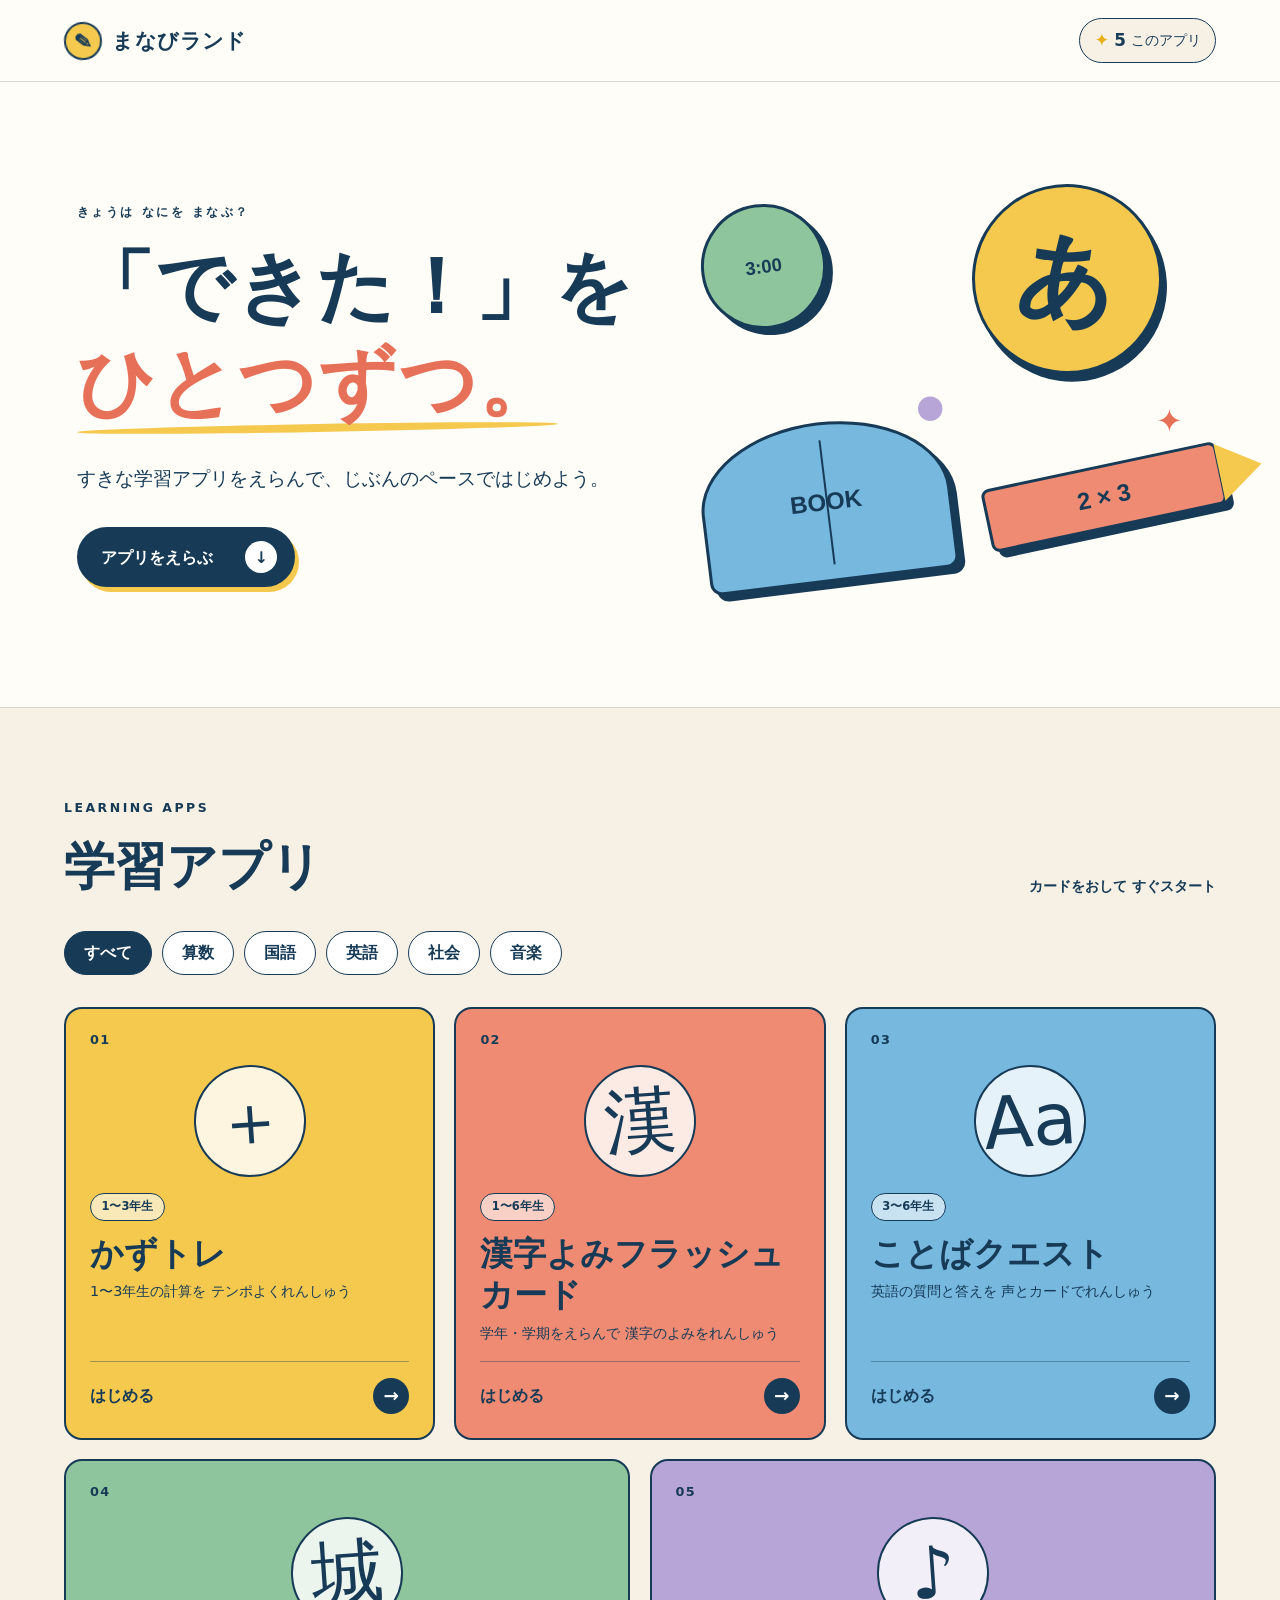
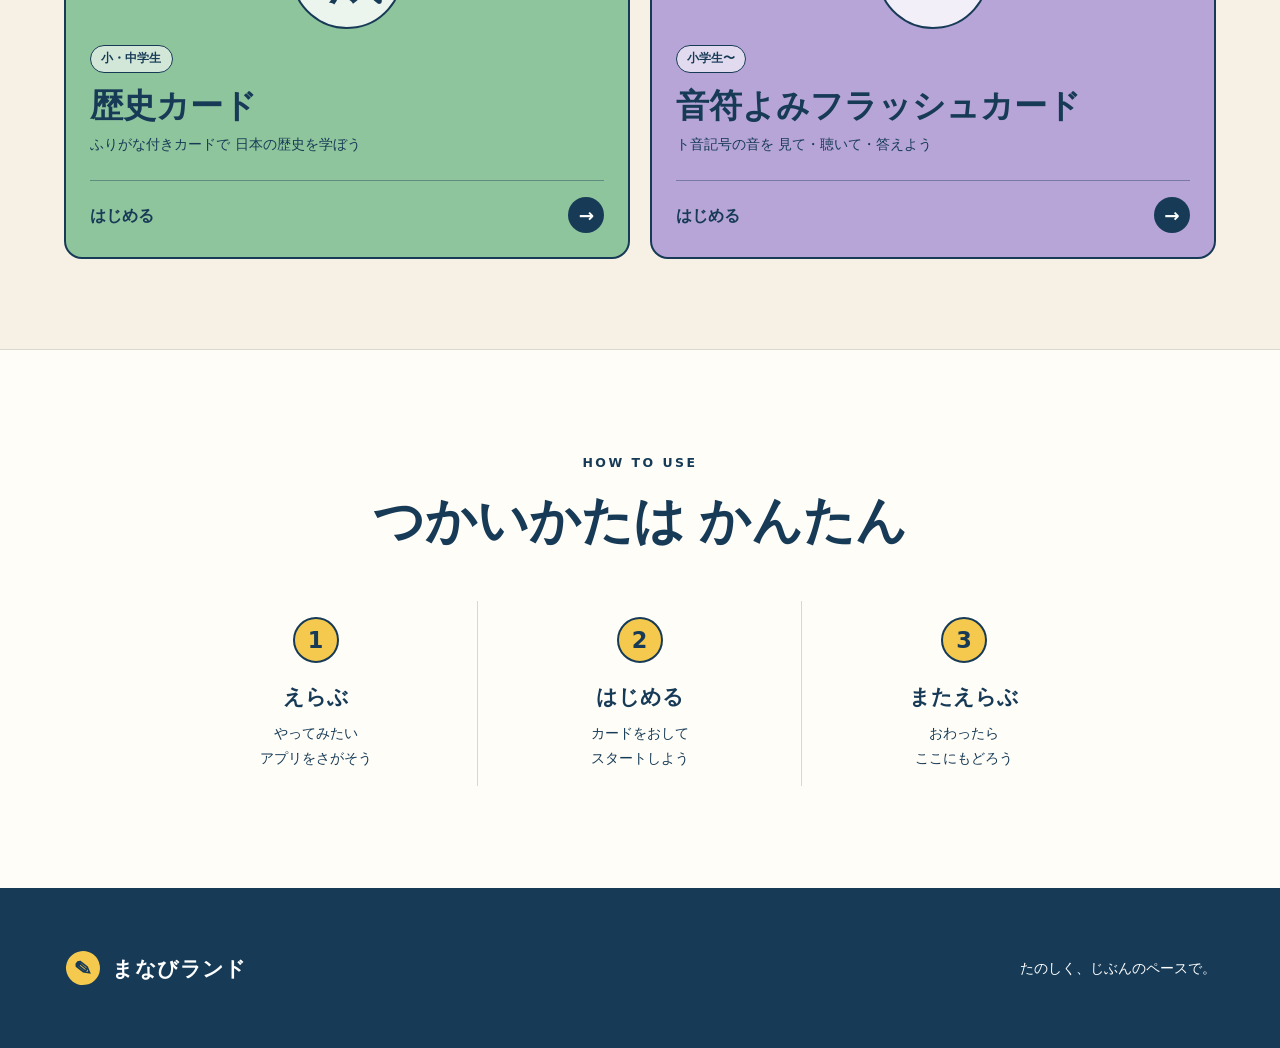
<file: site/index.html>
<!doctype html>
<html lang="ja">
  <head>
    <meta charset="utf-8" />
    <meta name="viewport" content="width=device-width, initial-scale=1" />
    <meta name="description" content="小学生が一人でも使える、無料の学習ミニアプリ集です。" />
    <meta name="robots" content="noindex, nofollow, noarchive" />
    <meta property="og:title" content="まなびランド" />
    <meta property="og:description" content="できた！が ふえる 学習アプリ" />
    <meta property="og:image" content="assets/og.png" />
    <meta name="twitter:card" content="summary_large_image" />
    <meta name="theme-color" content="#173b57" />
    <title>まなびランド｜小学生の学習アプリ集</title>
    <link rel="stylesheet" href="assets/style.css" />
    <script defer src="assets/apps.js"></script>
    <script defer src="assets/home.js"></script>
  </head>
  <body>
    <a class="skip-link" href="#apps">アプリいちらんへ</a>
    <header class="site-header">
      <a class="brand" href="index.html" aria-label="まなびランド ホーム">
        <span class="brand-mark" aria-hidden="true">✎</span>
        <span>まなびランド</span>
      </a>
      <div class="header-progress" aria-label="公開中のアプリ数">
        <span aria-hidden="true">✦</span>
        <strong id="app-count">0</strong><span>このアプリ</span>
      </div>
    </header>

    <main>
      <section class="hero" aria-labelledby="hero-title">
        <div class="hero-copy">
          <p class="eyebrow">きょうは なにを まなぶ？</p>
          <h1 id="hero-title">「できた！」を<br /><em>ひとつずつ。</em></h1>
          <p class="hero-lead">すきな学習アプリをえらんで、じぶんのペースではじめよう。</p>
          <a class="primary-button" href="#apps">アプリをえらぶ <span aria-hidden="true">↓</span></a>
        </div>
        <div class="hero-visual" aria-hidden="true">
          <span class="shape shape-sun">あ</span>
          <span class="shape shape-book">BOOK</span>
          <span class="shape shape-pencil">2 × 3</span>
          <span class="shape shape-clock">3:00</span>
          <span class="spark spark-one">✦</span>
          <span class="spark spark-two">●</span>
        </div>
      </section>

      <section class="apps-section" id="apps" aria-labelledby="apps-title">
        <div class="section-heading">
          <div>
            <p class="eyebrow">LEARNING APPS</p>
            <h2 id="apps-title">学習アプリ</h2>
          </div>
          <p>カードをおして すぐスタート</p>
        </div>

        <div class="filter-bar" id="filter-bar" role="group" aria-label="教科でしぼりこむ"></div>
        <div class="app-grid" id="app-grid"></div>
        <div class="empty-state" id="empty-state">
          <span aria-hidden="true">✎</span>
          <h3>学習アプリを じゅんび中です</h3>
          <p>もうすこし まっていてね！</p>
        </div>
      </section>

      <section class="promise" aria-labelledby="promise-title">
        <p class="eyebrow">HOW TO USE</p>
        <h2 id="promise-title">つかいかたは かんたん</h2>
        <div class="promise-list">
          <div><span aria-hidden="true">1</span><h3>えらぶ</h3><p>やってみたい<br />アプリをさがそう</p></div>
          <div><span aria-hidden="true">2</span><h3>はじめる</h3><p>カードをおして<br />スタートしよう</p></div>
          <div><span aria-hidden="true">3</span><h3>またえらぶ</h3><p>おわったら<br />ここにもどろう</p></div>
        </div>
      </section>
    </main>

    <footer>
      <a class="brand footer-brand" href="index.html"><span class="brand-mark" aria-hidden="true">✎</span><span>まなびランド</span></a>
      <p>たのしく、じぶんのペースで。</p>
    </footer>
  </body>
</html>
</file>
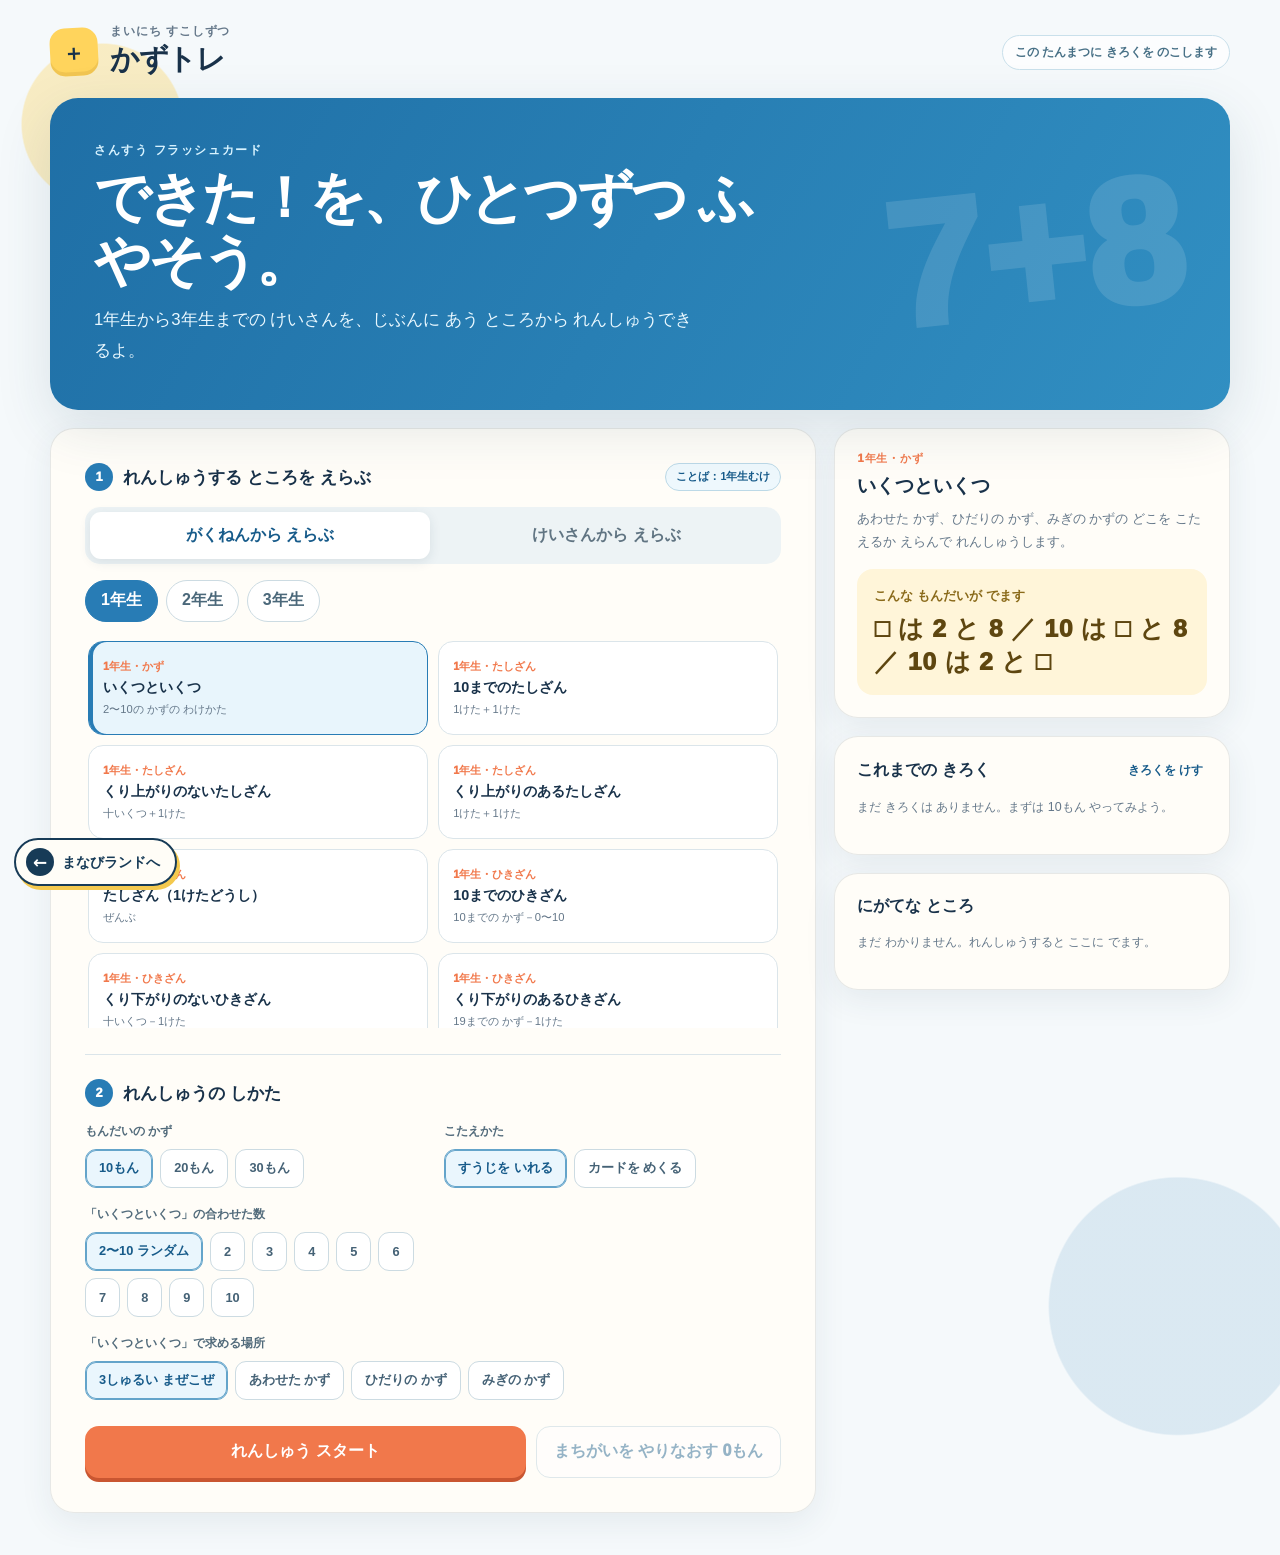
<file: site/apps/math-flashcards.html>
<!doctype html>
<html lang="ja">
<head>
  <meta charset="utf-8">
  <meta name="viewport" content="width=device-width, initial-scale=1">
  <meta name="description" content="小学1年生から3年生までの計算を練習できる、算数フラッシュカードです。">
  <title>かずトレ｜算数フラッシュカード</title>
  <style>
    :root {
      --ink:#19324a; --muted:#647789; --paper:#fffdf8; --cream:#fff6df;
      --blue:#287cb5; --blue-dark:#175b8a; --sky:#e8f5fc; --yellow:#ffd45c;
      --orange:#f1784b; --green:#2a9d73; --red:#d95656; --line:#dbe5ea;
      --shadow:0 18px 55px rgba(31,67,91,.13);
    }
    * { box-sizing:border-box; }
    html { scroll-behavior:smooth; }
    body {
      margin:0; min-width:320px; min-height:100svh; color:var(--ink);
      background:
        radial-gradient(circle at 8% 8%,rgba(255,212,92,.35) 0 5rem,transparent 5.1rem),
        radial-gradient(circle at 92% 84%,rgba(40,124,181,.13) 0 8rem,transparent 8.1rem),
        #f5f9fb;
      font-family:ui-rounded,"Hiragino Maru Gothic ProN","Hiragino Kaku Gothic ProN","Yu Gothic",sans-serif;
    }
    button,input { font:inherit; }
    button { color:inherit; }
    button:focus-visible,input:focus-visible { outline:3px solid #f0a42c; outline-offset:3px; }
    [hidden] { display:none !important; }
    .app { width:min(1180px,calc(100% - 28px)); margin:0 auto; padding:24px 0 42px; }
    .topbar { display:flex; align-items:center; justify-content:space-between; gap:18px; margin-bottom:18px; }
    .brand { display:flex; align-items:center; gap:12px; }
    .brand-mark { width:48px; height:48px; display:grid; place-items:center; border-radius:15px; background:var(--yellow); box-shadow:inset 0 -4px 0 rgba(139,92,12,.12); font-size:1.35rem; font-weight:1000; transform:rotate(-3deg); }
    .brand p { margin:0; color:var(--muted); font-size:.72rem; font-weight:800; letter-spacing:.08em; }
    .brand h1 { margin:1px 0 0; font-size:clamp(1.35rem,3vw,1.8rem); letter-spacing:-.05em; }
    .saved-pill { padding:8px 12px; border:1px solid #c9e0eb; border-radius:999px; background:rgba(255,255,255,.72); color:#477086; font-size:.78rem; font-weight:800; white-space:nowrap; }
    .hero { position:relative; overflow:hidden; margin-bottom:18px; padding:clamp(24px,5vw,44px); border-radius:28px; background:linear-gradient(120deg,#1f6fa6,#318fc2); color:#fff; box-shadow:var(--shadow); }
    .hero::after { content:"7+8"; position:absolute; right:4%; top:50%; color:rgba(255,255,255,.12); font-size:clamp(5rem,15vw,11rem); font-weight:1000; line-height:1; transform:translateY(-50%) rotate(-6deg); }
    .hero > * { position:relative; z-index:1; }
    .eyebrow { margin:0 0 8px; color:#d8f3ff; font-size:.78rem; font-weight:900; letter-spacing:.13em; }
    .hero h2 { max-width:670px; margin:0; font-size:clamp(1.9rem,5vw,3.5rem); line-height:1.12; letter-spacing:-.055em; }
    .hero p:last-child { max-width:610px; margin:13px 0 0; color:#e9f8ff; font-size:clamp(.9rem,2vw,1.05rem); line-height:1.8; }
    .setup-grid { display:grid; grid-template-columns:minmax(0,1.55fr) minmax(280px,.8fr); gap:18px; align-items:start; }
    .panel { border:1px solid rgba(25,50,74,.1); border-radius:24px; background:rgba(255,253,248,.97); box-shadow:0 10px 32px rgba(35,67,88,.08); }
    .main-panel { padding:clamp(20px,4vw,34px); }
    .heading-row { display:flex; align-items:center; justify-content:space-between; gap:12px; margin-bottom:16px; }
    .heading-row .section-heading { margin:0; }
    .section-heading { display:flex; align-items:center; gap:10px; margin:0 0 16px; font-size:1.08rem; }
    .language-level { flex:0 0 auto; padding:6px 10px; border:1px solid #bcd9e7; border-radius:999px; color:var(--blue-dark); background:#eef8fd; font-size:.67rem; font-weight:900; }
    .step { width:28px; height:28px; display:grid; place-items:center; border-radius:50%; color:#fff; background:var(--blue); font-size:.8rem; font-weight:1000; }
    .mode-tabs { display:grid; grid-template-columns:1fr 1fr; gap:7px; padding:5px; border-radius:15px; background:#edf3f5; }
    .mode-tab { min-height:47px; border:0; border-radius:11px; background:transparent; color:#607482; font-weight:900; cursor:pointer; }
    .mode-tab[aria-selected="true"] { background:#fff; color:var(--blue-dark); box-shadow:0 3px 12px rgba(27,62,82,.1); }
    .filter-row { display:flex; flex-wrap:wrap; gap:8px; margin:16px 0; }
    .filter-chip { min-height:42px; padding:8px 15px; border:1px solid #ccdbe2; border-radius:999px; background:#fff; color:#4b687a; font-weight:850; cursor:pointer; }
    .filter-chip[aria-pressed="true"] { border-color:var(--blue); color:#fff; background:var(--blue); }
    .unit-list { display:grid; grid-template-columns:repeat(2,minmax(0,1fr)); gap:10px; max-height:390px; padding:3px; overflow:auto; }
    .unit-card { position:relative; min-height:94px; padding:14px 14px 13px; border:1.5px solid var(--line); border-radius:15px; background:#fff; text-align:left; cursor:pointer; }
    .unit-card:hover { border-color:#91bed7; background:#f8fcfe; }
    .unit-card[aria-pressed="true"] { border-color:var(--blue); background:var(--sky); box-shadow:inset 4px 0 0 var(--blue); }
    .unit-card small { display:block; margin-bottom:4px; color:var(--orange); font-size:.68rem; font-weight:950; }
    .unit-card strong { display:block; font-size:.9rem; line-height:1.35; }
    .unit-card span { display:block; margin-top:4px; color:var(--muted); font-size:.7rem; line-height:1.35; }
    .settings-section { margin-top:26px; padding-top:24px; border-top:1px solid var(--line); }
    .settings-grid { display:grid; grid-template-columns:repeat(2,minmax(0,1fr)); gap:18px 22px; }
    .setting { min-width:0; }
    .setting--wide { grid-column:1/-1; }
    .setting-title { display:block; margin:0 0 9px; color:#526b7b; font-size:.76rem; font-weight:950; }
    .choice-row { display:flex; flex-wrap:wrap; gap:7px; }
    .choice { position:relative; }
    .choice input { position:absolute; opacity:0; pointer-events:none; }
    .choice span { min-height:39px; display:flex; align-items:center; justify-content:center; padding:8px 13px; border:1px solid #ccdbe2; border-radius:11px; background:#fff; color:#456276; font-size:.8rem; font-weight:850; cursor:pointer; }
    .choice input:checked + span { border-color:#64a4ca; color:var(--blue-dark); background:#eaf6fd; box-shadow:inset 0 0 0 1px #64a4ca; }
    .choice input:focus-visible + span { outline:3px solid #f0a42c; outline-offset:2px; }
    .tables { display:grid; grid-template-columns:repeat(8,minmax(42px,1fr)); gap:7px; }
    .table-preset-row { display:flex; flex-wrap:wrap; gap:6px; margin-bottom:9px; }
    .mini-button { padding:6px 10px; border:1px solid #cad9df; border-radius:999px; background:#fff; color:#526e7e; font-size:.7rem; font-weight:850; cursor:pointer; }
    .actions { display:flex; gap:10px; margin-top:26px; }
    .primary,.secondary { min-height:52px; border-radius:14px; font-weight:950; cursor:pointer; }
    .primary { flex:1; border:0; color:#fff; background:var(--orange); box-shadow:0 4px 0 #c95631; font-size:1rem; }
    .primary:hover { background:#df683d; }
    .secondary { padding:10px 17px; border:1px solid #b9d0dc; background:#fff; color:var(--blue-dark); }
    .secondary:disabled { opacity:.45; cursor:not-allowed; }
    .side-stack { display:grid; gap:18px; }
    .info-panel,.history-panel { padding:22px; }
    .unit-kicker { margin:0 0 7px; color:var(--orange); font-size:.7rem; font-weight:950; letter-spacing:.08em; }
    .info-panel h3 { margin:0; font-size:1.18rem; line-height:1.35; }
    .info-panel > p:not(.unit-kicker) { margin:10px 0 0; color:var(--muted); font-size:.82rem; line-height:1.7; }
    .example-card { margin-top:16px; padding:17px; border-radius:16px; background:#fff5d9; }
    .example-card small { color:#8a6a1a; font-weight:900; }
    .example-math { display:block; margin-top:7px; color:#5e4610; font-size:1.55rem; font-weight:1000; letter-spacing:.03em; }
    .method-note { margin-top:16px; padding:18px; border:1px solid #b9ddec; border-radius:17px; background:#edf8fd; }
    .method-note h4 { margin:0 0 10px; color:var(--blue-dark); }
    .method-note h5 { margin:16px 0 7px; padding-top:14px; border-top:1px solid #c6e1ed; color:var(--blue-dark); font-size:.82rem; line-height:1.5; }
    .method-note ol { margin:0; padding-left:20px; color:#416377; font-size:.77rem; line-height:1.75; }
    .method-note .memo-step { margin:9px 0 0; color:#416377; font-size:.77rem; line-height:1.7; }
    .method-note .memo-step strong { font-weight:900; }
    .method-note .memo-tip { margin:10px 0 0; padding-top:10px; border-top:1px solid #c6e1ed; color:#466979; font-size:.72rem; font-weight:800; }
    .history-head { display:flex; align-items:center; justify-content:space-between; gap:10px; }
    .history-head h3 { margin:0; font-size:1rem; }
    .text-button { padding:4px; border:0; background:transparent; color:var(--blue-dark); font-size:.72rem; font-weight:850; cursor:pointer; }
    .history-empty { margin:16px 0 0; color:var(--muted); font-size:.78rem; line-height:1.6; }
    .history-list { display:grid; gap:9px; margin-top:14px; }
    .history-item { display:grid; grid-template-columns:1fr auto; gap:5px 10px; padding-bottom:9px; border-bottom:1px dashed #d5e0e5; font-size:.73rem; }
    .history-item strong { overflow:hidden; text-overflow:ellipsis; white-space:nowrap; }
    .history-item span { color:var(--green); font-weight:950; }
    .history-item small { grid-column:1/-1; color:var(--muted); }
    .weakness-list { display:grid; gap:12px; margin-top:14px; }
    .weakness-item { display:grid; grid-template-columns:1fr auto; gap:6px 10px; align-items:center; }
    .weakness-item strong { min-width:0; overflow:hidden; text-overflow:ellipsis; white-space:nowrap; font-size:.76rem; }
    .weakness-item span { color:#a24d3c; font-size:.72rem; font-weight:950; }
    .weakness-track { grid-column:1/-1; overflow:hidden; height:7px; border-radius:999px; background:#e5ecef; }
    .weakness-bar { height:100%; border-radius:inherit; background:linear-gradient(90deg,var(--orange),var(--yellow)); }
    .practice-shell { width:min(900px,100%); margin:0 auto; }
    .practice-nav { display:flex; align-items:center; justify-content:space-between; gap:14px; margin-bottom:14px; }
    .back-button { padding:9px 13px; border:1px solid #c6d7df; border-radius:999px; background:#fff; color:#526d7d; font-size:.8rem; font-weight:850; cursor:pointer; }
    .practice-unit { margin:0; overflow:hidden; text-overflow:ellipsis; white-space:nowrap; color:#476679; font-size:.84rem; font-weight:900; }
    .progress-card { overflow:hidden; border:2px solid transparent; border-radius:26px; background:var(--paper); box-shadow:var(--shadow); transition:border-color .18s ease,box-shadow .18s ease; }
    .progress-card.answer-correct { border-color:var(--green); box-shadow:0 18px 55px rgba(42,157,115,.22); }
    .progress-card.answer-wrong { border-color:var(--red); box-shadow:0 18px 55px rgba(217,86,86,.2); }
    .progress-top { display:grid; grid-template-columns:repeat(4,1fr); background:#eef7fb; border-bottom:1px solid #d8e7ee; }
    .stat { padding:14px; border-left:1px solid #d6e5ec; text-align:center; }
    .stat:first-child { border-left:0; }
    .stat small { display:block; margin-bottom:3px; color:#69808e; font-size:.66rem; font-weight:850; }
    .stat strong { font-size:1.08rem; }
    .progress-track { height:7px; background:#e0eaee; }
    .progress-bar { width:0; height:100%; background:linear-gradient(90deg,var(--yellow),var(--orange)); transition:width .25s ease; }
    .question-zone { position:relative; min-height:270px; display:grid; place-items:center; padding:38px 20px 28px; text-align:center; }
    .question-number { margin:0 0 15px; color:var(--blue-dark); font-size:.76rem; font-weight:950; letter-spacing:.1em; }
    .question { margin:0; font-size:clamp(3rem,10vw,6.2rem); line-height:1.05; letter-spacing:.01em; font-weight:1000; font-variant-numeric:tabular-nums; }
    .question-sub { min-height:24px; margin:14px 0 0; color:var(--muted); font-size:.88rem; font-weight:750; }
    .feedback-splash { position:absolute; z-index:3; inset:0; display:grid; place-items:center; padding:18px; background:rgba(255,253,248,.9); backdrop-filter:blur(3px); }
    .splash-panel { min-width:min(330px,90%); padding:22px 28px; border:4px solid currentColor; border-radius:22px; background:#fff; box-shadow:0 14px 36px rgba(28,55,73,.18); }
    .feedback-splash strong { display:block; font-size:clamp(2.3rem,8vw,4.6rem); line-height:1; letter-spacing:-.05em; }
    .feedback-splash span { display:block; margin-top:10px; font-size:.9rem; font-weight:900; }
    .feedback-splash.is-correct { color:#167453; background:rgba(230,248,239,.92); }
    .feedback-splash.is-wrong { color:#b63f3f; background:rgba(255,236,232,.93); }
    .answer-zone { padding:24px clamp(18px,5vw,48px) 30px; border-top:1px solid #eadfc9; background:#fff9eb; }
    .input-row { display:flex; align-items:end; justify-content:center; gap:10px; min-height:70px; }
    .answer-group { display:grid; gap:5px; }
    .answer-group label { color:#617685; font-size:.68rem; font-weight:900; text-align:center; }
    .answer-input { width:min(240px,55vw); height:62px; border:2px solid #cbdce4; border-radius:14px; background:#fff; color:var(--ink); font-size:2rem; font-weight:1000; text-align:center; }
    .answer-input.is-target { border-color:var(--blue); background:#f2faff; box-shadow:0 0 0 3px rgba(40,124,181,.14); }
    .answer-input.small { width:110px; }
    .remainder-word { padding-bottom:18px; font-size:1rem; font-weight:900; }
    .keypad { max-width:470px; display:grid; grid-template-columns:repeat(6,1fr); gap:8px; margin:17px auto 0; }
    .key { min-height:48px; border:1px solid #ccdae0; border-radius:11px; background:#fff; font-size:1.05rem; font-weight:950; cursor:pointer; }
    .key:hover { border-color:#6caaca; background:#f0f9fd; }
    .key--wide { grid-column:span 2; color:#6a7881; font-size:.8rem; }
    .submit { grid-column:span 2; border:0; color:#fff; background:var(--blue); font-size:.86rem; }
    .self-grade { max-width:620px; margin:0 auto; text-align:center; }
    .reveal-answer { width:min(360px,100%); min-height:66px; border:0; border-radius:16px; color:#fff; background:var(--blue); box-shadow:0 4px 0 var(--blue-dark); font-size:1.08rem; font-weight:1000; cursor:pointer; }
    .revealed-answer { margin:0 auto 18px; padding:20px; border:2px dashed #e0ba4f; border-radius:17px; background:#fff; }
    .revealed-answer small { display:block; margin-bottom:5px; color:#806a31; font-size:.72rem; font-weight:900; }
    .revealed-answer strong { display:block; color:var(--ink); font-size:clamp(2.2rem,7vw,3.8rem); line-height:1.1; }
    .grade-prompt { margin:0 0 11px; color:#526b7a; font-size:.78rem; font-weight:900; }
    .grade-buttons { display:grid; grid-template-columns:1fr 1fr; gap:10px; }
    .grade-button { min-height:64px; border:2px solid currentColor; border-radius:15px; background:#fff; font-size:1rem; font-weight:1000; cursor:pointer; }
    .grade-button small { display:block; margin-top:2px; font-size:.6rem; opacity:.7; }
    .grade-button--wrong { color:#b94747; background:#fff4f1; }
    .grade-button--correct { color:#197756; background:#eef9f4; }
    .grade-button:hover { transform:translateY(-2px); }
    .card-key-hint { margin:12px 0 0; color:#758792; font-size:.68rem; font-weight:750; }
    .feedback { min-height:72px; display:flex; align-items:center; justify-content:space-between; gap:15px; max-width:660px; margin:18px auto 0; padding:13px 16px; border-radius:14px; background:#fff; }
    .feedback p { margin:0; color:#5c7180; font-size:.84rem; line-height:1.55; }
    .feedback strong { display:block; margin-bottom:2px; color:var(--ink); font-size:.94rem; }
    .feedback.is-correct { border:1px solid #a9d7c5; background:#edf9f4; }
    .feedback.is-wrong { border:1px solid #efc1b8; background:#fff2ef; }
    .next { flex:0 0 auto; padding:11px 15px; border:0; border-radius:11px; color:#fff; background:var(--orange); font-size:.82rem; font-weight:950; cursor:pointer; }
    .hint-wrap { max-width:660px; margin:14px auto 0; text-align:center; }
    .hint-button { padding:8px 13px; border:1px solid #bcd6e2; border-radius:999px; background:#fff; color:var(--blue-dark); font-size:.75rem; font-weight:900; cursor:pointer; }
    .hint-card { margin-top:10px; padding:16px; border:1px solid #badbe9; border-radius:14px; background:#edf8fd; color:#3d6175; font-size:.8rem; line-height:1.7; text-align:left; }
    .hint-steps { margin:8px 0 0; padding-left:20px; }
    .result { padding:clamp(25px,5vw,48px); text-align:center; }
    .result-badge { width:72px; height:72px; display:grid; place-items:center; margin:0 auto 14px; border-radius:50%; background:var(--yellow); color:#745514; font-size:1.8rem; font-weight:1000; }
    .result h2 { margin:0; font-size:clamp(1.7rem,4vw,2.4rem); }
    .result-message { margin:8px 0 22px; color:var(--muted); }
    .result-grid { display:grid; grid-template-columns:repeat(4,1fr); overflow:hidden; max-width:620px; margin:0 auto 24px; border:1px solid #d5e2e8; border-radius:16px; background:#f5fafc; }
    .result-stat { padding:17px 8px; border-left:1px solid #d5e2e8; }
    .result-stat:first-child { border-left:0; }
    .result-stat small { display:block; color:var(--muted); font-size:.68rem; font-weight:800; }
    .result-stat strong { display:block; margin-top:5px; font-size:1.2rem; }
    .mistake-summary { max-width:620px; margin:0 auto 23px; padding:16px; border-radius:15px; background:#fff7e4; text-align:left; }
    .mistake-summary h3 { margin:0 0 9px; font-size:.9rem; }
    .mistake-list { display:flex; flex-wrap:wrap; gap:7px; }
    .mistake-chip { padding:7px 10px; border:1px solid #eed69e; border-radius:999px; background:#fff; color:#735e31; font-size:.76rem; font-weight:850; }
    .result-actions { display:flex; flex-wrap:wrap; justify-content:center; gap:9px; }
    .result-actions button { min-height:47px; padding:10px 16px; border-radius:12px; font-weight:900; cursor:pointer; }
    .result-actions .primary { flex:0 1 230px; }
    .toast { position:fixed; z-index:10; left:50%; bottom:24px; max-width:calc(100% - 30px); padding:11px 16px; border-radius:999px; color:#fff; background:#243f52; box-shadow:0 10px 30px rgba(0,0,0,.2); font-size:.78rem; font-weight:850; transform:translateX(-50%); }
    @media (max-width:820px) { .setup-grid { grid-template-columns:1fr; }.side-stack { grid-template-columns:1fr 1fr; }.unit-list { max-height:none; } }
    @media (max-width:620px) {
      .app { width:min(100% - 18px,1180px); padding-top:13px; }
      .saved-pill { display:none; }.hero { padding:26px 22px; border-radius:21px; }.hero::after { right:-12%; }
      .main-panel { padding:18px 14px; }.panel { border-radius:19px; }.heading-row { align-items:flex-start; flex-direction:column; }.unit-list { grid-template-columns:1fr; }.settings-grid { grid-template-columns:1fr; }.setting--wide { grid-column:auto; }
      .tables { grid-template-columns:repeat(4,1fr); }.side-stack { grid-template-columns:1fr; }.actions { flex-direction:column; }.secondary { width:100%; }
      .practice-nav { padding-inline:4px; }.progress-card { border-radius:20px; }.progress-top { grid-template-columns:repeat(4,minmax(0,1fr)); }.stat { padding:11px 3px; }.stat small { font-size:.58rem; }.stat strong { font-size:.9rem; }
      .question-zone { min-height:230px; padding-top:30px; }.answer-zone { padding-inline:12px; }.keypad { gap:6px; }.key { min-height:46px; }.grade-buttons { grid-template-columns:1fr; }.splash-panel { padding:19px; }
      .feedback { align-items:flex-start; flex-direction:column; }.next { align-self:flex-end; }.result { padding-inline:16px; }.result-grid { grid-template-columns:repeat(2,1fr); }.result-stat:nth-child(3) { border-left:0; border-top:1px solid #d5e2e8; }.result-stat:nth-child(4) { border-top:1px solid #d5e2e8; }
      .answer-input { width:160px; }.answer-input.small { width:92px; }
    }
    @media (prefers-reduced-motion:reduce) { *,*::before,*::after { scroll-behavior:auto !important; transition:none !important; animation:none !important; } }
  </style>
</head>
<body>
  <div class="app">
    <header class="topbar">
      <div class="brand"><div class="brand-mark" aria-hidden="true">＋</div><div><p>まいにち すこしずつ</p><h1>かずトレ</h1></div></div>
      <div class="saved-pill" id="saved-pill">この たんまつに きろくを のこします</div>
    </header>

    <main>
      <section id="setup-screen">
        <div class="hero"><p class="eyebrow" id="hero-eyebrow">さんすう フラッシュカード</p><h2 id="hero-title">できた！を、<br>ひとつずつ ふやそう。</h2><p id="hero-description">1年生から3年生までの けいさんを、じぶんに あう ところから れんしゅうできるよ。</p></div>
        <div class="setup-grid">
          <section class="panel main-panel" aria-labelledby="select-heading">
            <div class="heading-row"><h2 class="section-heading" id="select-heading"><span class="step">1</span><span id="select-heading-text">れんしゅうする ところを えらぶ</span></h2><span class="language-level" id="language-level" aria-live="polite">ことば：1年生むけ</span></div>
            <div class="mode-tabs" role="tablist" aria-label="単元の探し方">
              <button class="mode-tab" id="grade-tab" type="button" role="tab" aria-selected="true">がくねんから えらぶ</button>
              <button class="mode-tab" id="method-tab" type="button" role="tab" aria-selected="false">けいさんから えらぶ</button>
            </div>
            <div class="filter-row" id="filter-row" aria-label="絞り込み"></div>
            <div class="unit-list" id="unit-list" aria-label="れんしゅうする ところを えらぶ"></div>

            <div class="settings-section">
              <h2 class="section-heading"><span class="step">2</span><span id="settings-heading-text">れんしゅうの しかた</span></h2>
              <div class="settings-grid">
                <div class="setting"><span class="setting-title" id="count-title">もんだいの かず</span><div class="choice-row" id="count-choices"></div></div>
                <div class="setting"><span class="setting-title" id="answer-mode-title">こたえかた</span><div class="choice-row" id="answer-mode-choices"></div></div>
                <div class="setting setting--wide" id="stage-setting" hidden><span class="setting-title" id="stage-title">きめる かず（それぞれの だん）</span><div class="choice-row" id="stage-choices"></div></div>
                <div class="setting" id="order-setting"><span class="setting-title" id="order-title">だす じゅんばん</span><div class="choice-row" id="order-choices"></div></div>
                <div class="setting" id="target-setting" hidden><span class="setting-title">「いくつといくつ」の合わせた数</span><div class="choice-row" id="target-choices"></div></div>
                <div class="setting setting--wide" id="pair-mode-setting" hidden><span class="setting-title">「いくつといくつ」で求める場所</span><div class="choice-row" id="pair-mode-choices"></div></div>
                <div class="setting setting--wide" id="multiply-pattern-setting" hidden><span class="setting-title">2けた×2けたの問題タイプ</span><div class="choice-row" id="multiply-pattern-choices"></div></div>
                <div class="setting setting--wide" id="table-setting" hidden><span class="setting-title">九九の だん（いくつでも えらべます）</span><div class="table-preset-row"><button class="mini-button" type="button" data-table-preset="2,3,4,5">2〜5の だん</button><button class="mini-button" type="button" data-table-preset="6,7,8,9">6〜9の だん</button><button class="mini-button" type="button" data-table-preset="2,3,4,5,6,7,8,9">すべて</button></div><div class="tables" id="table-choices"></div></div>
              </div>
              <div class="actions"><button class="primary" id="start-button" type="button">れんしゅう スタート</button><button class="secondary" id="review-button" type="button" disabled><span id="review-button-label">まちがいを やりなおす</span> <span id="review-count">0</span><span id="review-count-unit">もん</span></button></div>
            </div>
          </section>

          <aside class="side-stack">
            <section class="panel info-panel" aria-live="polite">
              <p class="unit-kicker" id="info-kicker">1年生</p><h3 id="info-title"></h3><p id="info-description"></p>
              <div class="example-card"><small id="example-label">こんな もんだいが でます</small><span class="example-math" id="info-example"></span></div>
              <div class="method-note" id="method-note" hidden><h4>おみやげ算メモ</h4><p class="memo-step"><strong>①16×13の右の「13の一の位の3」をおみやげとして、左の16に渡します。</strong></p><p class="memo-step"><strong>②16×13が、（16＋3）×（13－3）＝19×10になります。</strong></p><p class="memo-step"><strong>②その190に、「16の一の位の6」と「おみやげの3」をかけた18をたした208が答えです。</strong></p><p class="memo-tip"><strong>まとめると、16×13＝（16＋3）×（13－3）＋6×3＝190＋18＝208です。</strong></p><h5>① 11から19までの数どうし【インド式計算】</h5><p class="memo-step"><strong>使えるかチェック：18と19は、どちらも11から19までの数です。</strong></p><p class="memo-step">一の位どうしをかけると、8×9＝72です。「2」を答えの一の位とし、「7」は繰り上がりとして覚えます。</p><p class="memo-step">18＋9＝27に、繰り上がりの7を足すと、27＋7＝34です。</p><p class="memo-tip"><strong>「34」と「2」をつなげると、18×19＝342です。</strong></p></div>
              <div class="method-note" id="indian-two-note" hidden><h4>2けた×2けたのインド式計算メモ</h4><h5>すべての2けた×2けた</h5><p class="memo-step"><strong>使えるかチェック：特別な条件はなく、すべての2けた×2けたに使えます。例として34×67を計算します。</strong></p><p class="memo-step">① 一の位どうしをかけます。4×7＝28なので、「8」を答えの一の位に書き、「2」を繰り上げます。</p><p class="memo-step">② 斜めに交差する数字をかけ、繰り上がりも足します。3×7＋4×6＋2＝21＋24＋2＝47なので、「7」を答えの十の位に書き、「4」を繰り上げます。</p><p class="memo-step">③ 十の位どうしをかけ、繰り上がりを足します。3×6＋4＝18＋4＝22です。</p><p class="memo-tip"><strong>「22」の後ろに「78」を並べると、34×67＝2278です。</strong></p><h5>② 十の位が同じで、一の位の和が10</h5><p class="memo-step"><strong>使えるかチェック：77と73は十の位がどちらも7で、7＋3＝10です。</strong></p><p class="memo-step">一の位どうしは、7×3＝21です。次に、十の位の7と、その次の数8をかけると、7×8＝56です。</p><p class="memo-tip"><strong>「56」と「21」をつなげると、77×73＝5621です。</strong></p><h5>③ 一の位が同じで、十の位の和が10</h5><p class="memo-step"><strong>使えるかチェック：46と66は一の位がどちらも6で、4＋6＝10です。</strong></p><p class="memo-step">一の位どうしは、6×6＝36です。十の位どうしの積に共通する一の位を足すと、4×6＋6＝30です。</p><p class="memo-tip"><strong>「30」と「36」をつなげると、46×66＝3036です。</strong></p><p class="memo-tip">下の計算の けっかが1けたの場合は、前に0を付けて2けたで表します。</p></div>
            </section>
            <section class="panel history-panel"><div class="history-head"><h3 id="history-heading">これまでの きろく</h3><button class="text-button" id="clear-history" type="button">きろくを けす</button></div><p class="history-empty" id="history-empty">まだ きろくは ありません。まずは 10もん やってみよう。</p><div class="history-list" id="history-list"></div></section>
            <section class="panel history-panel" aria-labelledby="weakness-heading"><div class="history-head"><h3 id="weakness-heading">にがてな ところ</h3></div><p class="history-empty" id="weakness-empty">まだ わかりません。れんしゅうすると ここに でます。</p><div class="weakness-list" id="weakness-list"></div></section>
          </aside>
        </div>
      </section>

      <section class="practice-shell" id="practice-screen" hidden>
        <nav class="practice-nav"><button class="back-button" id="quit-button" type="button">← せっていに もどる</button><p class="practice-unit" id="practice-unit"></p><span aria-hidden="true"></span></nav>
        <section class="progress-card" id="question-card">
          <div class="progress-top"><div class="stat"><small id="problem-label">もんだい</small><strong id="progress-text">1 / 10</strong></div><div class="stat"><small id="correct-label">せいかい</small><strong id="correct-text">0</strong></div><div class="stat"><small id="streak-label">れんぞく</small><strong id="streak-text">0</strong></div><div class="stat"><small id="time-label">じかん</small><strong id="time-text">0:00</strong></div></div>
          <div class="progress-track"><div class="progress-bar" id="progress-bar"></div></div>
          <div class="question-zone"><div><p class="question-number" id="question-number-label">もんだい</p><p class="question" id="question-text"></p><p class="question-sub" id="question-sub"></p></div><div class="feedback-splash" id="feedback-splash" role="status" aria-live="assertive" hidden></div></div>
          <div class="answer-zone">
            <div class="input-row" id="input-row"></div>
            <div class="keypad" id="keypad" aria-label="数字キーボード"></div>
            <div class="self-grade" id="self-grade" hidden>
              <button class="reveal-answer" id="reveal-answer" type="button">こたえを みる</button>
              <p class="card-key-hint" id="reveal-key-hint">Enter または Space でも こたえを めくれます</p>
              <div class="revealed-answer" id="revealed-answer" hidden><small id="revealed-label">こたえ</small><strong id="revealed-answer-text"></strong></div>
              <div id="grade-area" hidden><p class="grade-prompt" id="grade-prompt">じぶんの こたえは あっていた？</p><div class="grade-buttons"><button class="grade-button grade-button--wrong" id="grade-wrong" type="button"><span id="grade-wrong-label">× ちがった</span><small>キー 1 ／ ←</small></button><button class="grade-button grade-button--correct" id="grade-correct" type="button"><span id="grade-correct-label">○ あっていた</span><small>キー 2 ／ →</small></button></div></div>
            </div>
            <div class="hint-wrap" id="hint-wrap" hidden><button class="hint-button" id="hint-button" type="button" aria-expanded="false">考え方メモを見る</button><div class="hint-card" id="hint-card" hidden></div></div>
            <div class="feedback" id="feedback" aria-live="polite"><p><strong>答えを入れてね</strong>数字ボタンやキーボードでも入力できます。</p></div>
          </div>
        </section>
        <section class="progress-card result" id="result-card" hidden>
          <div class="result-badge" id="result-badge">○</div><h2 id="result-title">よくできました！</h2><p class="result-message" id="result-message"></p>
          <div class="result-grid"><div class="result-stat"><small id="result-correct-label">せいかい</small><strong id="result-correct"></strong></div><div class="result-stat"><small id="result-rate-label">せいかいりつ</small><strong id="result-rate"></strong></div><div class="result-stat"><small id="result-time-label">かかった じかん</small><strong id="result-time"></strong></div><div class="result-stat"><small id="result-average-label">1もん あたり</small><strong id="result-average"></strong></div></div>
          <div class="mistake-summary" id="mistake-summary"><h3 id="mistake-summary-heading">こんかい まちがえた もんだい</h3><div class="mistake-list" id="mistake-list"></div></div>
          <div class="result-actions"><button class="primary" id="retry-wrong" type="button">まちがいを やりなおす</button><button class="secondary" id="retry-same" type="button">おなじ せっていで もういちど</button><button class="secondary" id="back-setup" type="button">せっていに もどる</button></div>
        </section>
      </section>
    </main>
  </div>
  <div class="toast" id="toast" role="status" hidden></div>

  <script>
    "use strict";

    const STORAGE_KEY = "kazutore-data-v1";
    const UNITS = [
      {id:"g1-pairs",grade:1,category:"かず",title:"いくつといくつ",subtitle:"2〜10の かずの わけかた",description:"あわせた かず、ひだりの かず、みぎの かずの どこを こたえるか えらんで れんしゅうします。",example:"□ は 2 と 8 ／ 10 は □ と 8 ／ 10 は 2 と □"},
      {id:"g1-add-no-1",grade:1,category:"たし算",title:"10までのたしざん",subtitle:"1けた＋1けた",description:"こたえが 10までになる、1けたどうしの たしざんです。",example:"4＋6＝□",ordered:true,staged:true,exhaustive:true,stageType:"add"},
      {id:"g1-add-no-2",grade:1,category:"たし算",title:"くり上がりのないたしざん",subtitle:"十いくつ＋1けた",description:"10から19までの かずに 1けたを たす、くり上がりのない たしざんです。",example:"13＋4＝□"},
      {id:"g1-add-carry",grade:1,category:"たし算",title:"くり上がりのあるたしざん",subtitle:"1けた＋1けた",description:"こたえが 11いじょうになる、1けたどうしの たしざんです。",example:"8＋7＝□",ordered:true,staged:true,exhaustive:true,stageType:"add"},
      {id:"g1-add-all",grade:1,category:"たし算",title:"たしざん（1けたどうし）",subtitle:"ぜんぶ",description:"1から9までの たされる かずを きめて、1けたどうしの たしざんを れんしゅうします。",example:"6＋8＝□",ordered:true,staged:true,exhaustive:true,stageType:"add"},
      {id:"g1-sub-no-1",grade:1,category:"ひき算",title:"10までのひきざん",subtitle:"10までの かず－0〜10",description:"1から10までの かずから、こたえが 0いじょうになるように ひきます。",example:"10－7＝□",ordered:true,staged:true,exhaustive:true,stageType:"sub"},
      {id:"g1-sub-no-2",grade:1,category:"ひき算",title:"くり下がりのないひきざん",subtitle:"十いくつ－1けた",description:"10から19までの かずから 1けたを ひく、くり下がりのない ひきざんです。",example:"18－5＝□"},
      {id:"g1-sub-borrow",grade:1,category:"ひき算",title:"くり下がりのあるひきざん",subtitle:"19までの かず－1けた",description:"11から19までの かずから、くり下がりを つかって ひきます。",example:"13－8＝□",ordered:true,staged:true,exhaustive:true,stageType:"sub"},
      {id:"g1-sub-all",grade:1,category:"ひき算",title:"ひきざん（1けたどうし）",subtitle:"ぜんぶ",description:"1から9までの ひかれる かずを きめて、1けたどうしの ひきざんを れんしゅうします。",example:"8－5＝□",ordered:true,staged:true,exhaustive:true,stageType:"sub"},
      {id:"g2-add-to20",grade:2,category:"たし算",title:"20になるたし算",subtitle:"2けた＋1けた",description:"答えがちょうど20になるたし算です。",example:"16＋4＝□"},
      {id:"g2-add-to-tens",grade:2,category:"たし算",title:"何十になるたし算",subtitle:"2けた＋1けた",description:"答えが30、40など、ちょうど何十になるたし算です。",example:"47＋3＝□"},
      {id:"g2-add-teens",grade:2,category:"たし算",title:"十いくつと1けた",subtitle:"くり上がりあり",description:"11から19までの数に1けたを足し、くり上がる もんだいです。",example:"17＋6＝□"},
      {id:"g2-add-one",grade:2,category:"たし算",title:"2けた＋1けた",subtitle:"くり上がりあり",description:"いろいろな2けたの数に1けたを足す もんだいです。",example:"58＋7＝□"},
      {id:"g2-add-two-under",grade:2,category:"たし算",title:"2けたどうしのたし算",subtitle:"答えが100まで",description:"答えが100をこえない、2けたどうしのたし算です。",example:"36＋48＝□"},
      {id:"g2-add-two-over",grade:2,category:"たし算",title:"2けたどうしのたし算",subtitle:"答えが100をこえる",description:"答えが100をこえる、2けたどうしのたし算です。",example:"68＋47＝□"},
      {id:"g2-sub-20",grade:2,category:"ひき算",title:"20からひく",subtitle:"20－1けた",description:"20から1けたの数をひく もんだいです。",example:"20－7＝□"},
      {id:"g2-sub-tens",grade:2,category:"ひき算",title:"何十からひく",subtitle:"何十－1けた",description:"30、40などの数から1けたをひく もんだいです。",example:"50－8＝□"},
      {id:"g2-sub-twenties",grade:2,category:"ひき算",title:"二十いくつからひく",subtitle:"くり下がりあり",description:"21から29までの数から、1けたをくり下がってひきます。",example:"23－7＝□"},
      {id:"g2-sub-one",grade:2,category:"ひき算",title:"2けた－1けた",subtitle:"くり下がりあり",description:"いろいろな2けたの数から1けたをくり下がってひきます。",example:"52－8＝□"},
      {id:"g2-sub-two",grade:2,category:"ひき算",title:"2けた－2けた",subtitle:"答えは0より小さくない",description:"2けたどうしのひき算です。",example:"74－38＝□"},
      {id:"g2-sub-three-two",grade:2,category:"ひき算",title:"3けた－2けた",subtitle:"答えは0より小さくない",description:"3けたの数から2けたの数をひきます。",example:"125－47＝□"},
      {id:"g2-tables",grade:2,category:"かけ算",title:"九九",subtitle:"だんを えらべます",description:"2の だんから9の だんまで、いくつか くみあわせて れんしゅうします。",example:"6×7＝□",ordered:true,exhaustive:true},
      {id:"g3-divide-exact",grade:3,category:"わり算",title:"あまりのないわり算",subtitle:"九九の はんい",description:"九九を使って、ぴったり分けられるわり算です。",example:"42÷6＝□"},
      {id:"g3-divide-rem",grade:3,category:"わり算",title:"あまりのあるわり算",subtitle:"商とあまり",description:"商とあまりを、それぞれ答えるわり算です。",example:"29÷4＝□ あまり □"},
      {id:"g3-multiply-teens",grade:3,category:"かけ算",title:"11〜19のかけ算",subtitle:"おみやげ算が つかえます",description:"11から19までの数どうしをかけます。考え方メモも使えます。",example:"16×14＝□",omiyage:true},
      {id:"g3-multiply-two",grade:3,category:"かけ算",title:"2けたどうしのかけ算",subtitle:"筆算・インド式計算",description:"すべての2けたどうし、インド式計算②の形、③の形から えらべます。",example:"77×73＝□ ／ 46×66＝□",omiyage:true}
    ];

    const state = {
      mode:"grade", filter:"1", unitId:"g1-pairs", count:10, answerMode:"input", order:"random", stage:"all", target:"random", pairMode:"mixed", multiplyPattern:"all", tables:[2],
      problems:[], index:0, correct:0, streak:0, answered:false, revealed:false, currentWrong:[], startedAt:0, timerId:null, reviewMode:false, lastProblems:[], sessionGrade:1, originalTotal:0, retryScheduled:new Set()
    };
    const GRADE_UI = {
      1:{level:"ことば：1年生むけ",eyebrow:"さんすう フラッシュカード",hero:"できた！を、ひとつずつ ふやそう。",heroDescription:"1年生から3年生までの けいさんを、じぶんに あう ところから れんしゅうできるよ。",select:"れんしゅうする ところを えらぶ",gradeTab:"がくねんから えらぶ",methodTab:"けいさんから えらぶ",settings:"れんしゅうの しかた",count:"もんだいの かず",answerMode:"こたえかた",order:"だす じゅんばん",start:"れんしゅう スタート",review:"まちがいを やりなおす",countUnit:"もん",example:"こんな もんだいが でます",history:"これまでの きろく",clearHistory:"きろくを けす",emptyHistory:"まだ きろくは ありません。まずは 10もん やってみよう。",saved:"この たんまつに きろくを のこします",back:"← せっていに もどる",problem:"もんだい",correct:"せいかい",streak:"れんぞく",time:"じかん",question:"もんだい",inputMode:"すうじを いれる",cardMode:"カードを めくる",reveal:"こたえを みる",revealHint:"Enter または Space でも こたえを めくれます",revealed:"こたえ",gradePrompt:"じぶんの こたえは あっていた？",wrong:"× ちがった",right:"○ あっていた",hintShow:"かんがえかた メモを みる",hintHide:"かんがえかた メモを とじる",resultCorrect:"せいかい",resultRate:"せいかいりつ",elapsed:"かかった じかん",average:"1もん あたり",mistakes:"こんかい まちがえた もんだい",retryWrong:"まちがいを やりなおす",retrySame:"おなじ せっていで もういちど",backSetup:"せっていに もどる",flashQuestion:"あたまの なかで かんがえて、こたえを めくろう",inputQuestion:"＝ に はいる かずは？",emptyAnswer:"こたえを いれてね",next:"つぎの もんだい →",result:"けっかを みる"},
      2:{level:"ことば：2年生むけ",eyebrow:"算数フラッシュカード",hero:"できた！を、ひとつずつふやそう。",heroDescription:"自分に合うところから、1年生から3年生までの計算ができます。",select:"計算するところをえらぶ",gradeTab:"学年からえらぶ",methodTab:"計算からえらぶ",settings:"計算のしかた",count:"もんだいの数",answerMode:"答え方",order:"出すじゅん番",start:"計算スタート",review:"まちがいをもう一度",countUnit:"もん",example:"こんな計算が出ます",history:"これまでの きろく",clearHistory:"きろくを けす",emptyHistory:"まだ きろくはありません。まずは10もんやってみよう。",saved:"このたんまつに きろくを のこします",back:"← はじめにもどる",problem:"計算",correct:"正しい",streak:"つづけて",time:"時間",question:"計算しよう",inputMode:"数字を入れる",cardMode:"カードをめくる",reveal:"答えを見る",revealHint:"EnterまたはSpaceでも答えをめくれます",revealed:"答え",gradePrompt:"自分の答えは正しかった？",wrong:"× まちがい",right:"○ 正しい",hintShow:"考え方メモを見る",hintHide:"考え方メモをとじる",resultCorrect:"正しくできた数",resultRate:"正しくできた",elapsed:"かかった時間",average:"1もんあたり",mistakes:"今回まちがえた計算",retryWrong:"まちがいをもう一度",retrySame:"同じ計算をもう一度",backSetup:"はじめにもどる",flashQuestion:"頭の中で計算して、答えをめくろう",inputQuestion:"＝ に入る数は？",emptyAnswer:"答えを入れてね",next:"つぎの計算 →",result:"けっかを見る"},
      3:{level:"ことば：3年生むけ",eyebrow:"算数フラッシュカード",hero:"できた！を、ひとつずつ ふやそう。",heroDescription:"1年生から3年生までの計算を、自分に合う はんいから練習できます。",select:"練習する問題をえらぶ",gradeTab:"学年からえらぶ",methodTab:"計算からえらぶ",settings:"練習のしかた",count:"問題数",answerMode:"答え方",order:"問題を出すじゅん番",start:"練習スタート",review:"まちがいを もう一度",countUnit:"問",example:"このような問題が出ます",history:"これまでの きろく",clearHistory:"きろくを消す",emptyHistory:"まだ きろくはありません。はじめの10問から始めましょう。",saved:"このブラウザーに学習の きろくを のこします",back:"← はじめの画面にもどる",problem:"問題",correct:"せいかい",streak:"つづけて",time:"時間",question:"問題",inputMode:"数字を入力",cardMode:"カードをめくる",reveal:"答えを見る",revealHint:"EnterまたはSpaceでも答えをめくれます",revealed:"答え",gradePrompt:"自分の答えは合っていましたか？",wrong:"× まちがい",right:"○ せいかい",hintShow:"考え方メモを見る",hintHide:"考え方メモをとじる",resultCorrect:"せいかい",resultRate:"せいかいりつ",elapsed:"かかった時間",average:"1問あたり",mistakes:"今回まちがえた問題",retryWrong:"まちがいを もう一度",retrySame:"同じものを もう一度",backSetup:"はじめの画面にもどる",flashQuestion:"頭の中で考えて、答えをめくろう",inputQuestion:"＝ に入る数は？",emptyAnswer:"答えを入力してください",next:"次の問題 →",result:"けっかを見る"}
    };
    let stored = loadStored();

    const $ = (selector) => document.querySelector(selector);
    const setupScreen = $("#setup-screen"), practiceScreen = $("#practice-screen");
    const unitList = $("#unit-list"), filterRow = $("#filter-row");
    const inputRow = $("#input-row"), keypad = $("#keypad"), feedback = $("#feedback");
    let selectedAnswerInput=null;

    function loadStored() {
      try {
        const data = JSON.parse(localStorage.getItem(STORAGE_KEY) || "null");
        if(data && Array.isArray(data.wrong) && Array.isArray(data.history)){data.stats=data.stats&&data.stats.units&&data.stats.focuses?data.stats:{units:{},focuses:{}};return data;}
        return {wrong:[],history:[],stats:{units:{},focuses:{}}};
      } catch { return {wrong:[],history:[],stats:{units:{},focuses:{}}}; }
    }
    function saveStored() { try { localStorage.setItem(STORAGE_KEY,JSON.stringify(stored)); } catch { showToast("きろくを のこせませんでした"); } }
    function selectedUnit() { return UNITS.find((unit) => unit.id === state.unitId) || UNITS[0]; }
    function rand(min,max) { return Math.floor(Math.random()*(max-min+1))+min; }
    function shuffle(items) { const copy=[...items]; for(let i=copy.length-1;i>0;i--){const j=rand(0,i);[copy[i],copy[j]]=[copy[j],copy[i]];} return copy; }
    function formatTime(seconds) { const value=Math.max(0,Math.floor(seconds)); return `${Math.floor(value/60)}:${String(value%60).padStart(2,"0")}`; }
    function showToast(message) { const toast=$("#toast"); toast.textContent=message; toast.hidden=false; clearTimeout(showToast.timer); showToast.timer=setTimeout(()=>{toast.hidden=true;},2200); }
    function copyForGrade(grade) { return GRADE_UI[grade] || GRADE_UI[3]; }
    function activeCopy() { return copyForGrade(state.sessionGrade || selectedUnit().grade); }
    function displayCategory(unit) { if(unit.grade===1&&unit.category==="たし算")return "たしざん";if(unit.grade===1&&unit.category==="ひき算")return "ひきざん";return unit.category; }
    function setText(selector,value) { const element=$(selector); if(element)element.textContent=value; }
    function applyGradeUi(grade) {
      const copy=copyForGrade(grade);if(document.body)document.body.dataset.grade=String(grade);
      setText("#hero-eyebrow",copy.eyebrow);setText("#hero-title",copy.hero);setText("#hero-description",copy.heroDescription);
      setText("#language-level",copy.level);setText("#select-heading-text",copy.select);setText("#grade-tab",copy.gradeTab);setText("#method-tab",copy.methodTab);setText("#settings-heading-text",copy.settings);
      setText("#count-title",copy.count);setText("#answer-mode-title",copy.answerMode);setText("#order-title",copy.order);setText("#start-button",copy.start);setText("#review-button-label",copy.review);setText("#review-count-unit",copy.countUnit);
      setText("#example-label",copy.example);setText("#history-heading",copy.history);setText("#clear-history",copy.clearHistory);setText("#history-empty",copy.emptyHistory);setText("#saved-pill",copy.saved);setText("#quit-button",copy.back);
      setText("#problem-label",copy.problem);setText("#correct-label",copy.correct);setText("#streak-label",copy.streak);setText("#time-label",copy.time);setText("#question-number-label",copy.question);
      setText("#reveal-answer",copy.reveal);setText("#reveal-key-hint",copy.revealHint);setText("#revealed-label",copy.revealed);setText("#grade-prompt",copy.gradePrompt);setText("#grade-wrong-label",copy.wrong);setText("#grade-correct-label",copy.right);
      setText("#result-correct-label",copy.resultCorrect);setText("#result-rate-label",copy.resultRate);setText("#result-time-label",copy.elapsed);setText("#result-average-label",copy.average);setText("#mistake-summary-heading",copy.mistakes);setText("#retry-wrong",copy.retryWrong);setText("#retry-same",copy.retrySame);setText("#back-setup",copy.backSetup);
    }

    function makeChoice(container,name,values,current,onChange) {
      container.replaceChildren();
      values.forEach(([value,label])=>{
        const wrapper=document.createElement("label"); wrapper.className="choice";
        const input=document.createElement("input"); input.type="radio"; input.name=name; input.value=value; input.checked=String(current)===String(value);
        const span=document.createElement("span"); span.textContent=label;
        input.addEventListener("change",()=>onChange(value)); wrapper.append(input,span); container.append(wrapper);
      });
    }

    function renderFilters() {
      const options=state.mode==="grade" ? [["1","1年生"],["2","2年生"],["3","3年生"]] : [["かず","かず"],["たし算","たしざん"],["ひき算","ひきざん"],["かけ算","かけ算"],["わり算","わり算"]];
      filterRow.replaceChildren();
      options.forEach(([value,label])=>{ const button=document.createElement("button"); button.type="button"; button.className="filter-chip"; button.textContent=label; button.setAttribute("aria-pressed",String(state.filter===value)); button.addEventListener("click",()=>{state.filter=value; const first=filteredUnits()[0]; if(first) state.unitId=first.id; state.stage="all";renderSetup();}); filterRow.append(button); });
    }
    function filteredUnits() { return UNITS.filter((unit)=>state.mode==="grade" ? String(unit.grade)===state.filter : unit.category===state.filter); }
    function renderUnits() {
      unitList.replaceChildren();
      filteredUnits().forEach((unit)=>{ const button=document.createElement("button"); button.type="button"; button.className="unit-card"; button.setAttribute("aria-pressed",String(unit.id===state.unitId)); button.innerHTML=`<small>${unit.grade}年生・${displayCategory(unit)}</small><strong>${unit.title}</strong><span>${unit.subtitle}</span>`; button.addEventListener("click",()=>{state.unitId=unit.id;state.stage="all";renderSetup();}); unitList.append(button); });
    }
    function renderTables() {
      const box=$("#table-choices"); box.replaceChildren();
      for(let table=2;table<=9;table++){ const label=document.createElement("label"); label.className="choice"; const input=document.createElement("input"); input.type="checkbox"; input.checked=state.tables.includes(table); const span=document.createElement("span"); span.textContent=`${table}の だん`; input.addEventListener("change",()=>{ if(input.checked){state.tables=[...new Set([...state.tables,table])].sort();}else if(state.tables.length>1){state.tables=state.tables.filter((n)=>n!==table);}else{input.checked=true;showToast("1つは だんを えらんでね");} }); label.append(input,span); box.append(label); }
    }
    function stageNumbers(unit){
      if(unit.id==="g1-add-carry")return [2,3,4,5,6,7,8,9];
      if(unit.id==="g1-add-all"||unit.id==="g1-add-no-1"||unit.id==="g1-sub-all")return [1,2,3,4,5,6,7,8,9];
      if(unit.id==="g1-sub-no-1")return [1,2,3,4,5,6,7,8,9,10];
      if(unit.id==="g1-sub-borrow")return [11,12,13,14,15,16,17,18];
      return [];
    }
    function renderStageChoices(unit){
      const numbers=stageNumbers(unit);if(state.stage!=="all"&&!numbers.includes(Number(state.stage)))state.stage="all";const label=unit.stageType==="add"?"たされる かず":"ひかれる かず";$("#stage-title").textContent=`${label}を きめる（それぞれの だん）`;makeChoice($("#stage-choices"),"stage",[["all","ぜんぶ"],...numbers.map((number)=>[String(number),`${number}の だん`])],state.stage,(value)=>{state.stage=value;});
    }
    function renderSetup() {
      $("#grade-tab").setAttribute("aria-selected",String(state.mode==="grade")); $("#method-tab").setAttribute("aria-selected",String(state.mode==="method"));
      renderFilters(); renderUnits();
      const unit=selectedUnit(),copy=copyForGrade(unit.grade);applyGradeUi(unit.grade); $("#info-kicker").textContent=`${unit.grade}年生・${displayCategory(unit)}`; $("#info-title").textContent=unit.title; $("#info-description").textContent=unit.description; $("#info-example").textContent=unit.example;
      $("#method-note").hidden=unit.id!=="g3-multiply-teens"; $("#indian-two-note").hidden=unit.id!=="g3-multiply-two"; $("#order-setting").hidden=!unit.ordered; $("#stage-setting").hidden=!unit.staged; $("#target-setting").hidden=unit.id!=="g1-pairs"; $("#pair-mode-setting").hidden=unit.id!=="g1-pairs"; $("#multiply-pattern-setting").hidden=unit.id!=="g3-multiply-two"; $("#table-setting").hidden=unit.id!=="g2-tables";
      if(!unit.exhaustive&&state.count==="all")state.count=10;const countOptions=[["10",`10${copy.countUnit}`],["20",`20${copy.countUnit}`],["30",`30${copy.countUnit}`]];if(unit.exhaustive)countOptions.push(["all",unit.grade<=2?"ぜんぶ":"全部"]);makeChoice($("#count-choices"),"count",countOptions,state.count,(value)=>{state.count=value==="all"?"all":Number(value);});
      makeChoice($("#answer-mode-choices"),"answer-mode",[["input",copy.inputMode],["flashcard",copy.cardMode]],state.answerMode,(value)=>{state.answerMode=value;});
      makeChoice($("#order-choices"),"order",[["asc","上がり"],["desc","下がり"],["random","ランダム"]],state.order,(value)=>{state.order=value;});
      makeChoice($("#target-choices"),"target",[["random","2〜10 ランダム"],["2","2"],["3","3"],["4","4"],["5","5"],["6","6"],["7","7"],["8","8"],["9","9"],["10","10"]],state.target,(value)=>{state.target=value;});
      makeChoice($("#pair-mode-choices"),"pair-mode",[["mixed","3しゅるい まぜこぜ"],["total","あわせた かず"],["left","ひだりの かず"],["right","みぎの かず"]],state.pairMode,(value)=>{state.pairMode=value;});
      makeChoice($("#multiply-pattern-choices"),"multiply-pattern",[["all","すべての2けた×2けた"],["pattern2","②の形だけ"],["pattern3","③の形だけ"]],state.multiplyPattern,(value)=>{state.multiplyPattern=value;});
      if(unit.staged)renderStageChoices(unit);renderTables(); renderReviewCount();renderWeakness();
    }
    function renderReviewCount() { $("#review-count").textContent=stored.wrong.length; $("#review-button").disabled=stored.wrong.length===0; }
    function renderHistory() {
      const list=$("#history-list"); list.replaceChildren(); $("#history-empty").hidden=stored.history.length>0;
      stored.history.slice(0,5).forEach((entry)=>{ const row=document.createElement("div"); row.className="history-item"; const name=document.createElement("strong"); name.textContent=entry.title; const score=document.createElement("span"),unit=entry.grade===1||entry.grade===2?"もん":"問"; score.textContent=entry.correct===null?`${entry.total}${unit}`:`${entry.correct}/${entry.total}`; const date=document.createElement("small"); date.textContent=new Date(entry.date).toLocaleString("ja-JP",{month:"numeric",day:"numeric",hour:"2-digit",minute:"2-digit"}); row.append(name,score,date); list.append(row); });
    }
    function focusForProblem(item){
      const unit=UNITS.find((candidate)=>candidate.id===item.unitId)||selectedUnit();let id=`unit:${unit.id}`,label=unit.title;
      if(unit.id==="g2-tables"){id=`table:${item.a}`;label=`${item.a}の だん`;}
      else if(unit.stageType==="add"){id=`${unit.id}:add:${item.a}`;label=unit.grade===1?`${item.a}に たす もんだい`:`${item.a}に足す計算`;}
      else if(unit.stageType==="sub"){id=`${unit.id}:sub:${item.a}`;label=unit.grade===1?`${item.a}から ひく もんだい`:`${item.a}から引く計算`;}
      else if(unit.category==="わり算"){id=`${unit.id}:divide:${item.b}`;label=`${item.b}で わる問題`;}
      return {id,label,grade:unit.grade,unitId:unit.id};
    }
    function updateStat(bucket,key,details,correct){const current=bucket[key]||{attempts:0,correct:0,...details};current.attempts++;if(correct)current.correct++;current.lastAnswered=Date.now();bucket[key]=current;}
    function recordLearningStat(item,correct){
      if(item.practiceRetry)return;const unit=UNITS.find((candidate)=>candidate.id===item.unitId)||selectedUnit(),focus=focusForProblem(item);stored.stats=stored.stats||{units:{},focuses:{}};
      updateStat(stored.stats.units,unit.id,{label:unit.title,grade:unit.grade},correct);updateStat(stored.stats.focuses,focus.id,focus,correct);saveStored();
    }
    function renderWeakness(){
      const grade=selectedUnit().grade,list=$("#weakness-list"),empty=$("#weakness-empty"),all=Object.values(stored.stats?.focuses||{}).filter((item)=>item.grade===grade&&item.attempts>0),enough=all.filter((item)=>item.attempts>=2),items=(enough.length?enough:all).sort((a,b)=>(a.correct/a.attempts)-(b.correct/b.attempts)||b.attempts-a.attempts).slice(0,5);
      list.replaceChildren();empty.hidden=items.length>0;items.forEach((item)=>{const accuracy=Math.round(item.correct/item.attempts*100),row=document.createElement("div"),name=document.createElement("strong"),score=document.createElement("span"),track=document.createElement("div"),bar=document.createElement("div");row.className="weakness-item";name.textContent=item.label;score.textContent=`${accuracy}% できた`;track.className="weakness-track";bar.className="weakness-bar";bar.style.width=`${accuracy}%`;track.append(bar);row.append(name,score,track);list.append(row);});
    }

    function problem(unit,a,b,answer,extra={}) { return {unitId:unit.id,display:`${a}${extra.op || ""}${b}`,answer,remainder:null,a,b,key:`${unit.id}:${a}:${b}:${extra.op||""}`,sub:extra.sub||"",...extra}; }
    function makePairsProblem(unit,total,left,mode=state.pairMode){
      const right=total-left,unknown=mode==="mixed"?["total","left","right"][rand(0,2)]:mode;
      if(unknown==="total")return {unitId:unit.id,display:`□ は ${left} と ${right}`,answer:total,remainder:null,a:total,b:left,key:`${unit.id}:${total}:${left}:total`,sub:"□に はいる、あわせた かずは？",pairUnknown:"total"};
      if(unknown==="left")return {unitId:unit.id,display:`${total} は □ と ${right}`,answer:left,remainder:null,a:total,b:left,key:`${unit.id}:${total}:${left}:left`,sub:"ひだりの □に はいる かずは？",pairUnknown:"left"};
      return {unitId:unit.id,display:`${total} は ${left} と □`,answer:right,remainder:null,a:total,b:left,key:`${unit.id}:${total}:${left}:right`,sub:"みぎの □に はいる かずは？",pairUnknown:"right"};
    }
    function makeIndianPattern2(unit){const tens=rand(1,9),leftOnes=rand(1,9),rightOnes=10-leftOnes,a=tens*10+leftOnes,b=tens*10+rightOnes;return problem(unit,a,b,a*b,{op:"×",strategy:"pattern2"});}
    function makeIndianPattern3(unit){const leftTens=rand(1,9),rightTens=10-leftTens,ones=rand(1,9),a=leftTens*10+ones,b=rightTens*10+ones;return problem(unit,a,b,a*b,{op:"×",strategy:"pattern3"});}
    function multiplyStrategy(a,b){if(Math.floor(a/10)===Math.floor(b/10)&&a%10+b%10===10)return "pattern2";if(a%10===b%10&&Math.floor(a/10)+Math.floor(b/10)===10)return "pattern3";if(Math.floor(a/10)===Math.floor(b/10))return "omiyage";return "written";}
    function makeRandomProblem(unit) {
      let a,b,q,r;
      switch(unit.id){
        case "g1-pairs": { const total=state.target==="random"?rand(2,10):Number(state.target); a=rand(0,total); return makePairsProblem(unit,total,a); }
        case "g1-add-all": a=rand(1,9);b=rand(0,9);return problem(unit,a,b,a+b,{op:"＋"});
        case "g1-add-no-1": do{a=rand(1,9);b=rand(0,9);}while(a+b>10); return problem(unit,a,b,a+b,{op:"＋"});
        case "g1-add-no-2": do{a=rand(10,19);b=rand(1,9);}while(a%10+b>=10); return problem(unit,a,b,a+b,{op:"＋"});
        case "g1-add-carry": do{a=rand(1,9);b=rand(1,9);}while(a+b<=10); return problem(unit,a,b,a+b,{op:"＋"});
        case "g1-sub-all": a=rand(1,9);b=rand(0,a);return problem(unit,a,b,a-b,{op:"－"});
        case "g1-sub-no-1": a=rand(1,10);b=rand(0,a);return problem(unit,a,b,a-b,{op:"－"});
        case "g1-sub-no-2": do{a=rand(10,19);b=rand(1,9);}while(a%10<b);return problem(unit,a,b,a-b,{op:"－"});
        case "g1-sub-borrow": do{a=rand(11,19);b=rand(2,9);}while(a%10>=b);return problem(unit,a,b,a-b,{op:"－"});
        case "g2-add-to20": a=rand(11,19);b=20-a;return problem(unit,a,b,20,{op:"＋"});
        case "g2-add-to-tens": {const target=rand(3,10)*10;b=rand(1,9);a=target-b;return problem(unit,a,b,target,{op:"＋"});}
        case "g2-add-teens": do{a=rand(11,19);b=rand(1,9);}while(a%10+b<10);return problem(unit,a,b,a+b,{op:"＋"});
        case "g2-add-one": do{a=rand(20,98);b=rand(1,9);}while(a%10+b<10);return problem(unit,a,b,a+b,{op:"＋"});
        case "g2-add-two-under": do{a=rand(10,89);b=rand(10,89);}while(a+b>100);return problem(unit,a,b,a+b,{op:"＋"});
        case "g2-add-two-over": do{a=rand(20,99);b=rand(20,99);}while(a+b<=100);return problem(unit,a,b,a+b,{op:"＋"});
        case "g2-sub-20": b=rand(1,9);return problem(unit,20,b,20-b,{op:"－"});
        case "g2-sub-tens": a=rand(3,10)*10;b=rand(1,9);return problem(unit,a,b,a-b,{op:"－"});
        case "g2-sub-twenties": do{a=rand(21,29);b=rand(2,9);}while(a%10>=b);return problem(unit,a,b,a-b,{op:"－"});
        case "g2-sub-one": do{a=rand(30,99);b=rand(2,9);}while(a%10>=b);return problem(unit,a,b,a-b,{op:"－"});
        case "g2-sub-two": a=rand(20,99);b=rand(10,a);return problem(unit,a,b,a-b,{op:"－"});
        case "g2-sub-three-two": a=rand(100,999);b=rand(10,99);return problem(unit,a,b,a-b,{op:"－"});
        case "g2-tables": a=state.tables[rand(0,state.tables.length-1)];b=rand(1,9);return problem(unit,a,b,a*b,{op:"×"});
        case "g3-divide-exact": b=rand(2,9);q=rand(1,9);a=b*q;return problem(unit,a,b,q,{op:"÷"});
        case "g3-divide-rem": b=rand(2,9);q=rand(1,9);r=rand(1,b-1);a=b*q+r;return {...problem(unit,a,b,q,{op:"÷"}),remainder:r,key:`${unit.id}:${a}:${b}:${r}`,sub:"商とあまりを答えよう"};
        case "g3-multiply-teens": a=rand(11,19);b=rand(11,19);return problem(unit,a,b,a*b,{op:"×",omiyage:true,strategy:"teens"});
        case "g3-multiply-two": if(state.multiplyPattern==="pattern2")return makeIndianPattern2(unit);if(state.multiplyPattern==="pattern3")return makeIndianPattern3(unit);a=rand(10,99);b=rand(10,99);return problem(unit,a,b,a*b,{op:"×",strategy:"general"});
        default:return problem(unit,1,1,2,{op:"＋"});
      }
    }
    function orderedPool(unit) {
      const pool=[],includeStage=(number)=>state.stage==="all"||Number(state.stage)===number;
      if(unit.id==="g1-add-all") for(let a=1;a<=9;a++)for(let b=0;b<=9;b++)if(includeStage(a))pool.push(problem(unit,a,b,a+b,{op:"＋"}));
      if(unit.id==="g1-add-no-1") for(let a=1;a<=9;a++)for(let b=0;b<=9;b++)if(includeStage(a)&&a+b<=10)pool.push(problem(unit,a,b,a+b,{op:"＋"}));
      if(unit.id==="g1-add-carry") for(let a=1;a<=9;a++)for(let b=1;b<=9;b++)if(includeStage(a)&&a+b>10)pool.push(problem(unit,a,b,a+b,{op:"＋"}));
      if(unit.id==="g1-sub-all") for(let a=1;a<=9;a++)for(let b=0;b<=a;b++)if(includeStage(a))pool.push(problem(unit,a,b,a-b,{op:"－"}));
      if(unit.id==="g1-sub-no-1") for(let a=1;a<=10;a++)for(let b=0;b<=a;b++)if(includeStage(a))pool.push(problem(unit,a,b,a-b,{op:"－"}));
      if(unit.id==="g1-sub-borrow") for(let a=11;a<=19;a++)for(let b=2;b<=9;b++)if(includeStage(a)&&a%10<b)pool.push(problem(unit,a,b,a-b,{op:"－"}));
      if(unit.id==="g2-tables") state.tables.forEach((table)=>{for(let n=1;n<=9;n++)pool.push(problem(unit,table,n,table*n,{op:"×"}));});
      const sorted=pool.sort((x,y)=>x.a-y.a || x.b-y.b);
      return state.order==="random"?shuffle(sorted):state.order==="desc"?sorted.reverse():sorted;
    }
    function uniqueCapacity(unit){
      switch(unit.id){
        case "g1-pairs":{const totals=state.target==="random"?[2,3,4,5,6,7,8,9,10]:[Number(state.target)],modes=state.pairMode==="mixed"?3:1;return totals.reduce((sum,total)=>sum+total+1,0)*modes;}
        case "g1-add-no-2":case "g1-sub-no-2":case "g2-add-teens":return 45;
        case "g2-add-to20":case "g2-sub-20":return 9;
        case "g2-add-to-tens":case "g2-sub-tens":case "g3-divide-exact":return 72;
        case "g2-add-one":return 351;
        case "g2-sub-twenties":return 36;
        case "g2-sub-one":return 308;
        case "g2-sub-three-two":return 81000;
        case "g3-divide-rem":return 324;
        case "g3-multiply-teens":return 81;
        case "g3-multiply-two":return state.multiplyPattern==="all"?8100:81;
        case "g2-add-two-under":{let count=0;for(let a=10;a<=89;a++)for(let b=10;b<=89;b++)if(a+b<=100)count++;return count;}
        case "g2-add-two-over":{let count=0;for(let a=20;a<=99;a++)for(let b=20;b<=99;b++)if(a+b>100)count++;return count;}
        case "g2-sub-two":{let count=0;for(let a=20;a<=99;a++)count+=a-9;return count;}
        default:return 1000;
      }
    }
    function randomCycle(unit,size){const result=[],keys=new Set();while(result.length<size){const item=makeRandomProblem(unit);if(!keys.has(item.key)){keys.add(item.key);result.push(item);}}return result;}
    function buildProblems() {
      const unit=selectedUnit(); if(unit.ordered){ const pool=orderedPool(unit);if(state.count==="all")return pool;const result=[]; while(result.length<state.count){result.push(...(state.order==="random"?shuffle(pool):pool));} return result.slice(0,state.count); }
      const result=[],capacity=uniqueCapacity(unit);while(result.length<state.count){result.push(...randomCycle(unit,Math.min(capacity,state.count-result.length)));}return result;
    }

    function startSession(problems,{review=false}={}) {
      if(!problems.length){showToast(selectedUnit().grade<=2?"やりなおす もんだいは ありません":"やりなおす問題はありません");return;}
      state.problems=problems.map((item)=>({...item})); state.lastProblems=problems.map((item)=>({...item})); state.index=0; state.correct=0; state.streak=0; state.answered=false; state.revealed=false; state.currentWrong=[]; state.startedAt=Date.now(); state.reviewMode=review;state.sessionGrade=(UNITS.find((unit)=>unit.id===problems[0].unitId)||selectedUnit()).grade;state.originalTotal=problems.length;state.retryScheduled=new Set();
      applyGradeUi(state.sessionGrade);
      setupScreen.hidden=true; practiceScreen.hidden=false; $("#question-card").hidden=false; $("#result-card").hidden=true; $("#practice-unit").textContent=review?"まちがいを もう一度":`${selectedUnit().grade}年生｜${selectedUnit().title}`;
      clearInterval(state.timerId); state.timerId=setInterval(renderTimer,1000); renderQuestion(); window.scrollTo({top:0});
    }
    function renderTimer(){ if(!state.startedAt)return; $("#time-text").textContent=formatTime((Date.now()-state.startedAt)/1000); }
    function currentProblem(){return state.problems[state.index];}
    function renderQuestion() {
      state.answered=false; state.revealed=false; const item=currentProblem(); const unit=UNITS.find((u)=>u.id===item.unitId) || selectedUnit(),copy=activeCopy();
      $("#progress-text").textContent=`${state.index+1} / ${state.problems.length}`; $("#correct-text").textContent=state.correct; $("#streak-text").textContent=state.streak; $("#progress-bar").style.width=`${state.index/state.problems.length*100}%`;$("#question-number-label").textContent=item.practiceRetry?(state.sessionGrade===1?"もういちど":"もう一度"):copy.question;
      $("#question-card").classList.remove("answer-correct","answer-wrong"); $("#feedback-splash").hidden=true; $("#feedback-splash").className="feedback-splash";
      $("#question-text").textContent=item.display; $("#question-sub").textContent=state.answerMode==="flashcard"?copy.flashQuestion:item.sub||copy.inputQuestion;
      if(state.answerMode==="flashcard"){renderFlashcardControls();}else{renderInputs(item);renderKeypad();}
      feedback.className="feedback"; feedback.innerHTML=state.answerMode==="flashcard"?(state.sessionGrade===1?"<p><strong>ほんものの カードのように つかえるよ</strong>かんがえたら「こたえを みる」を おしてね。</p>":"<p><strong>カードのように使えます</strong>考えたら「答えを見る」を押してください。</p>"):`<p><strong>${copy.emptyAnswer}</strong>${state.sessionGrade===1?"Enterでも こたえられるよ。もういちど Enterを おすと つぎへ すすみます。":"Enterでも答えられます。判定後にもう一度Enterで次へ進みます。"}</p>`;
      const showHint=true; $("#hint-wrap").hidden=false; $("#hint-card").hidden=true; $("#hint-button").setAttribute("aria-expanded","false"); $("#hint-button").textContent=copy.hintShow; renderHint(item);
      setTimeout(()=>state.answerMode==="flashcard"?$("#reveal-answer").focus():$(".answer-input")?.focus(),20);
    }
    function renderFlashcardControls(){
      inputRow.hidden=true;keypad.hidden=true;$("#self-grade").hidden=false;$("#reveal-answer").hidden=false;$("#reveal-key-hint").hidden=false;$("#revealed-answer").hidden=true;$("#grade-area").hidden=true;$("#grade-wrong").disabled=false;$("#grade-correct").disabled=false;
    }
    function renderInputs(item) {
      inputRow.hidden=false;keypad.hidden=false;$("#self-grade").hidden=true;inputRow.replaceChildren();
      const first=makeAnswerInput(item.remainder===null?activeCopy().revealed:"商","answer-input"); inputRow.append(first);
      if(item.remainder!==null){ const word=document.createElement("span");word.className="remainder-word";word.textContent="あまり";const second=makeAnswerInput("あまり","answer-input small");inputRow.append(word,second); }
    }
    function selectAnswerInput(input){selectedAnswerInput=input;inputRow.querySelectorAll(".answer-input").forEach((field)=>field.classList.toggle("is-target",field===input));}
    function makeAnswerInput(labelText,className){const group=document.createElement("div");group.className="answer-group";const label=document.createElement("label");const id=`answer-${inputRow.children.length}`;label.htmlFor=id;label.textContent=labelText;const input=document.createElement("input");input.id=id;input.className=className;input.inputMode="numeric";input.pattern="[0-9]*";input.maxLength=4;input.autocomplete="off";if(id==="answer-0"){selectedAnswerInput=input;input.classList.add("is-target");}input.addEventListener("focus",()=>selectAnswerInput(input));input.addEventListener("input",()=>{input.value=input.value.replace(/\D/g,"").slice(0,4);});input.addEventListener("keydown",(event)=>{if(event.key==="Enter"){event.preventDefault();event.stopPropagation();submitAnswer();}});group.append(label,input);return group;}
    function renderKeypad(){keypad.replaceChildren();[1,2,3,4,5,6,7,8,9,0].forEach((number)=>{const button=document.createElement("button");button.type="button";button.className="key";button.textContent=number;button.addEventListener("click",()=>typeNumber(number));keypad.append(button);});const erase=document.createElement("button");erase.type="button";erase.className="key key--wide";erase.textContent=state.sessionGrade===1?"1もじ けす":"1字消す";erase.addEventListener("click",eraseNumber);const submit=document.createElement("button");submit.type="button";submit.className="key submit";submit.textContent=state.sessionGrade===1?"こたえる":"答える";submit.addEventListener("click",submitAnswer);keypad.append(erase,submit);}
    function activeAnswerInput(){const active=document.activeElement;if(active?.classList?.contains("answer-input"))selectAnswerInput(active);return selectedAnswerInput&&!selectedAnswerInput.disabled?selectedAnswerInput:$(".answer-input");}
    function typeNumber(number){if(state.answered)return;const input=activeAnswerInput();if(input&&input.value.length<input.maxLength){input.value+=number;input.focus();}}
    function eraseNumber(){if(state.answered)return;const input=activeAnswerInput();if(input){input.value=input.value.slice(0,-1);input.focus();}}
    function answerText(item){return item.remainder===null?String(item.answer):`${item.answer} あまり ${item.remainder}`;}
    function revealFlashcard(){
      if(state.answerMode!=="flashcard"||state.revealed||state.answered)return;state.revealed=true;const item=currentProblem();$("#revealed-answer-text").textContent=answerText(item);$("#reveal-answer").hidden=true;$("#reveal-key-hint").hidden=true;$("#revealed-answer").hidden=false;$("#grade-area").hidden=false;feedback.innerHTML=state.sessionGrade===1?"<p><strong>こたえを みたよ</strong>「あっていた」か「ちがった」を おすと、つぎへ すすみます。</p>":state.sessionGrade===2?"<p><strong>答えを見ました</strong>「正しい」か「まちがい」を押すと、つぎへ進みます。</p>":"<p><strong>答えをたしかめました</strong>「せいかい」か「まちがい」を押すと、すぐ次の問題へ進みます。</p>";$("#grade-correct").focus();
    }
    function gradeFlashcard(correct){if(state.answerMode!=="flashcard"||!state.revealed||state.answered)return;$("#grade-wrong").disabled=true;$("#grade-correct").disabled=true;recordOutcome(correct,currentProblem(),true);}
    function showOutcomeSplash(correct){
      const splash=$("#feedback-splash"),titles=state.sessionGrade===1?["○ せいかい！","× ざんねん"]:state.sessionGrade===2?["○ 正しい！","× まちがい"]:["○ せいかい！","× まちがい"],messages=state.sessionGrade===1?["その ちょうし！","こたえを みて、つぎも やってみよう"]:state.sessionGrade===2?["その調子！","正しい答えを見て、つぎもやってみよう"]:["その調子！","正しい答えを見て、次もやってみよう"];
      splash.className=`feedback-splash ${correct?"is-correct":"is-wrong"}`;splash.innerHTML=`<div class="splash-panel"><strong>${correct?titles[0]:titles[1]}</strong><span>${correct?messages[0]:messages[1]}</span></div>`;splash.hidden=false;$("#question-card").classList.add(correct?"answer-correct":"answer-wrong");
    }
    function recordOutcome(correct,item,advanceImmediately=false){
      state.answered=true;const isRetry=Boolean(item.practiceRetry);if(isRetry){if(correct){state.streak++;state.currentWrong=state.currentWrong.filter((entry)=>entry.key!==item.key);removeWrong(item.key);}else{state.streak=0;}}
      else{recordLearningStat(item,correct);if(correct){state.correct++;state.streak++;if(state.reviewMode)removeWrong(item.key);}else{state.streak=0;state.currentWrong.push({...item});addWrong(item);schedulePracticeRetry(item);}}
      $("#correct-text").textContent=state.correct;$("#streak-text").textContent=state.streak;if(advanceImmediately){nextQuestion();return;}showOutcomeSplash(correct);renderFeedback(correct,item);
    }
    function schedulePracticeRetry(item){if(state.reviewMode||item.practiceRetry||state.retryScheduled.has(item.key))return;state.retryScheduled.add(item.key);const retry={...item,practiceRetry:true};state.problems.splice(Math.min(state.index+4,state.problems.length),0,retry);}
    function submitAnswer(){
      if(state.answered)return; const inputs=[...document.querySelectorAll(".answer-input")]; if(inputs.some((input)=>input.value==="")){showToast(activeCopy().emptyAnswer);inputs.find((input)=>input.value==="")?.focus();return;}
      const item=currentProblem(),answer=Number(inputs[0].value),remainder=inputs[1]?Number(inputs[1].value):null; const correct=answer===item.answer && remainder===item.remainder;inputs.forEach((input)=>input.disabled=true);keypad.querySelectorAll("button").forEach((button)=>button.disabled=true);recordOutcome(correct,item);
    }
    function renderFeedback(correct,item){feedback.className=`feedback ${correct?"is-correct":"is-wrong"}`;const paragraph=document.createElement("p"),title=document.createElement("strong"),copy=activeCopy();title.textContent=state.sessionGrade===1?(correct?"○ せいかい！":"× ちがったよ"):state.sessionGrade===2?(correct?"○ 正しいです":"× まちがいです"):(correct?"○ せいかいです":"× まちがいです");const body=correct?(state.sessionGrade===1?"こたえは あっています。":"入力した答えは合っています。"):(state.sessionGrade===1?`こたえは ${answerText(item)} です。あとで やりなおせます。`:`正しい答えは ${answerText(item)} です。あとで もう一度できます。`);paragraph.append(title,document.createTextNode(body));const next=document.createElement("button");next.type="button";next.className="next";next.textContent=state.index===state.problems.length-1?copy.result:copy.next;next.addEventListener("click",nextQuestion);feedback.replaceChildren(paragraph,next);next.focus();}
    function nextQuestion(){if(!state.answered)return;if(state.index>=state.problems.length-1){finishSession();}else{state.index++;renderQuestion();}}
    function addWrong(item){const existing=stored.wrong.find((entry)=>entry.key===item.key);if(existing){existing.mistakes=(existing.mistakes||1)+1;existing.lastWrong=Date.now();Object.assign(existing,item);}else{stored.wrong.push({...item,mistakes:1,lastWrong:Date.now()});}saveStored();renderReviewCount();}
    function removeWrong(key){stored.wrong=stored.wrong.filter((entry)=>entry.key!==key);saveStored();renderReviewCount();}
    function renderHint(item){
      const box=$("#hint-card");box.replaceChildren();const a=item.a,b=item.b,unit=UNITS.find((candidate)=>candidate.id===item.unitId)||selectedUnit(),strategy=item.strategy||(item.unitId==="g3-multiply-teens"?"teens":multiplyStrategy(a,b));
      if(unit.id==="g1-pairs"){
        const total=a,left=b,right=a-b;if(item.pairUnknown==="total")box.innerHTML=`<strong>2つの かずを あわせよう</strong><p>${left}と${right}を あわせると、${left}＋${right}＝${total}です。</p>`;else if(item.pairUnknown==="left")box.innerHTML=`<strong>${total}を 2つに わけよう</strong><p>${total}から${right}を ひくと、ひだりの かずは ${total}－${right}＝${left}です。</p>`;else box.innerHTML=`<strong>${total}を 2つに わけよう</strong><p>${total}から${left}を ひくと、みぎの かずは ${total}－${left}＝${right}です。</p>`;
      }else if(unit.category==="たし算"){
        const answer=a+b,tens=Math.floor(b/10)*10,ones=b%10,nextTen=Math.ceil((a+1)/10)*10,need=nextTen-a;
        if(b>=10)box.innerHTML=`<strong>${b}を 十の まとまりと、一の まとまりに分けよう</strong><p>まず ${a}＋${tens}＝${a+tens}、つぎに ${a+tens}＋${ones}＝${answer}です。</p>`;
        else if(need>0&&need<b)box.innerHTML=unit.grade===1?`<strong>10の まとまりを つくろう</strong><p>${b}を ${need}と${b-need}に わけます。${a}＋${need}＝${nextTen}、${nextTen}＋${b-need}＝${answer}です。</p>`:`<strong>先に、ちょうど何十になる数を足そう</strong><p>${b}を ${need}と${b-need}に分けます。${a}＋${need}＝${nextTen}、${nextTen}＋${b-need}＝${answer}です。</p>`;
        else box.innerHTML=unit.grade===1?`<strong>${a}から ${b}こ すすもう</strong><p>${a}の つぎから ${b}こ かぞえると、こたえは ${answer}です。</p>`:`<strong>一の位を足そう</strong><p>${a}に${b}を足すと、答えは${answer}です。</p>`;
      }else if(unit.category==="ひき算"){
        const answer=a-b,tens=Math.floor(b/10)*10,ones=b%10,toTen=a%10||10;
        if(b>=10)box.innerHTML=`<strong>${b}を 十の まとまりと、一の まとまりに分けよう</strong><p>まず ${a}－${tens}＝${a-tens}、つぎに ${a-tens}－${ones}＝${answer}です。</p>`;
        else if(b>toTen)box.innerHTML=unit.grade===1?`<strong>まず 10まで もどろう</strong><p>${b}を ${toTen}と${b-toTen}に わけます。${a}－${toTen}＝${a-toTen}、${a-toTen}－${b-toTen}＝${answer}です。</p>`:`<strong>先に、ちょうど何十まで引こう</strong><p>${b}を ${toTen}と${b-toTen}に分けます。${a}－${toTen}＝${a-toTen}、${a-toTen}－${b-toTen}＝${answer}です。</p>`;
        else box.innerHTML=unit.grade===1?`<strong>${a}から ${b}こ もどろう</strong><p>${a}から ${b}こ もどると、こたえは ${answer}です。</p>`:`<strong>一の位を引こう</strong><p>${a}から${b}を引くと、答えは${answer}です。</p>`;
      }else if(unit.id==="g2-tables"){
        box.innerHTML=`<strong>${a}を ${b}こ あつめよう</strong><p>${Array.from({length:b},()=>a).join("＋")}＝${a*b}です。九九では ${a}×${b}＝${a*b} と書きます。</p>`;
      }else if(unit.category==="わり算"){
        if(item.remainder===null)box.innerHTML=`<strong>九九を使って考えよう</strong><p>${b}×□＝${a}になる数をさがします。${b}×${item.answer}＝${a}なので、商は${item.answer}です。</p>`;
        else box.innerHTML=`<strong>わる数の九九で、${a}をこえない数をさがそう</strong><p>${b}×${item.answer}＝${b*item.answer}で、${a}－${b*item.answer}＝${item.remainder}です。商は${item.answer}、あまりは${item.remainder}です。</p>`;
      }else if(strategy==="teens"){
        const gift=b%10,roundA=a+gift,baseB=b-gift,firstProduct=roundA*baseB,ones=(a%10)*gift,onesDigit=ones%10,carry=Math.floor(ones/10),upper=a+gift+carry;
        box.innerHTML=`<strong>${a}×${b} のおみやげ算</strong><p>右の${b}の一の位の${gift}を左の${a}に渡します。（${a}＋${gift}）×（${b}－${gift}）＝${roundA}×${baseB}＝${firstProduct}です。</p><p>${a%10}×${gift}＝${ones}を足すと、${firstProduct}＋${ones}＝${a*b}です。</p><h4>① 11から19までの数どうし【インド式計算】</h4><p><strong>使えるかチェック：</strong>${a}と${b}は、どちらも11から19までの数です。</p><p>一の位どうしは、${a%10}×${gift}＝${ones}です。「${onesDigit}」を答えの一の位とし、「${carry}」は繰り上がりとして覚えます。</p><p>${a}＋${gift}＝${a+gift}に、繰り上がりの${carry}を足すと${upper}です。「${upper}」と「${onesDigit}」をつなげると、答えは${a*b}です。</p>`;
      }else if(strategy==="general"){
        const leftTens=Math.floor(a/10),leftOnes=a%10,rightTens=Math.floor(b/10),rightOnes=b%10,firstProduct=leftOnes*rightOnes,onesDigit=firstProduct%10,firstCarry=Math.floor(firstProduct/10),crossLeft=leftTens*rightOnes,crossRight=leftOnes*rightTens,middleTotal=crossLeft+crossRight+firstCarry,tensDigit=middleTotal%10,secondCarry=Math.floor(middleTotal/10),topProduct=leftTens*rightTens,upper=topProduct+secondCarry;
        box.innerHTML=`<strong>すべての2けた×2けた【インド式計算】</strong><p><strong>使えるかチェック：</strong>特別な条件はなく、すべての2けた×2けたに使えます。</p><p>① 一の位どうしをかけます。${leftOnes}×${rightOnes}＝${firstProduct}なので、「${onesDigit}」を答えの一の位に書き、「${firstCarry}」を繰り上げます。</p><p>② 斜めに交差する数字をかけ、繰り上がりも足します。${leftTens}×${rightOnes}＋${leftOnes}×${rightTens}＋${firstCarry}＝${crossLeft}＋${crossRight}＋${firstCarry}＝${middleTotal}です。「${tensDigit}」を答えの十の位に書き、「${secondCarry}」を繰り上げます。</p><p>③ 十の位どうしをかけ、繰り上がりを足します。${leftTens}×${rightTens}＋${secondCarry}＝${topProduct}＋${secondCarry}＝${upper}です。</p><p>「${upper}」の後ろに「${tensDigit}${onesDigit}」を並べると、${a}×${b}＝${a*b}です。</p>`;
      }else if(strategy==="pattern2"){
        const tens=Math.floor(a/10),leftOnes=a%10,rightOnes=b%10,upper=tens*(tens+1),lower=leftOnes*rightOnes,lowerText=String(lower).padStart(2,"0");
        box.innerHTML=`<strong>② 十の位が同じで、一の位の和が10【インド式計算】</strong><p><strong>使えるかチェック：</strong>${a}と${b}は十の位がどちらも${tens}で、${leftOnes}＋${rightOnes}＝10です。</p><p>一の位どうしをかけると、${leftOnes}×${rightOnes}＝${lowerText}です。</p><p>共通する十の位の${tens}と、その次の数${tens+1}をかけると、${tens}×${tens+1}＝${upper}です。</p><p>「${upper}」と「${lowerText}」をつなげると、${a}×${b}＝${a*b}です。</p>`;
      }else if(strategy==="pattern3"){
        const leftTens=Math.floor(a/10),rightTens=Math.floor(b/10),ones=a%10,upper=leftTens*rightTens+ones,lower=ones*ones,lowerText=String(lower).padStart(2,"0");
        box.innerHTML=`<strong>③ 一の位が同じで、十の位の和が10【インド式計算】</strong><p><strong>使えるかチェック：</strong>${a}と${b}は一の位がどちらも${ones}で、${leftTens}＋${rightTens}＝10です。</p><p>一の位どうしをかけると、${ones}×${ones}＝${lowerText}です。</p><p>十の位どうしの積に共通する一の位を足すと、${leftTens}×${rightTens}＋${ones}＝${upper}です。</p><p>「${upper}」と「${lowerText}」をつなげると、${a}×${b}＝${a*b}です。</p>`;
      }else if(strategy==="omiyage"){
        const gift=b%10,roundA=a+gift,baseB=b-gift,firstProduct=roundA*baseB,ones=(a%10)*gift;box.innerHTML=`<strong>${a}×${b} のおみやげ算</strong><p>${b}の一の位の${gift}を${a}に渡します。（${a}＋${gift}）×（${b}－${gift}）＝${roundA}×${baseB}＝${firstProduct}です。</p><p>${a%10}×${gift}＝${ones}を足すと、${firstProduct}＋${ones}＝${a*b}です。</p>`;
      }else{box.innerHTML=`<strong>この問題は筆算がおすすめ</strong><p>${a}×${b}は、位をそろえて筆算しよう。まず${a}×${b%10}、次に${a}×${Math.floor(b/10)}0を計算して足します。</p>`;}
    }
    function finishSession(){
      clearInterval(state.timerId);const seconds=Math.max(1,Math.round((Date.now()-state.startedAt)/1000)),total=state.originalTotal,rate=Math.round(state.correct/total*100),unit=state.reviewMode?{title:"まちがいを もう一度"}:selectedUnit();stored.history.unshift({title:unit.title,correct:state.correct,total,date:Date.now(),seconds,grade:state.sessionGrade});stored.history=stored.history.slice(0,30);saveStored();
      const titles=state.sessionGrade===1?["ぜんぶ せいかい！","よく できました！","さいごまで がんばったね！"]:state.sessionGrade===2?["ぜんぶ正しくできた！","よくできました！","さいごまでがんばったね！"]:["ぜんぶ せいかい！","よくできました！","さいごまで がんばりました！"],messages=state.sessionGrade===1?["すごい！ つぎの れんしゅうも やってみよう。","まちがえた もんだいは、あとで なんどでも やりなおせるよ。"]:state.sessionGrade===2?["すばらしい！ つぎの計算にも進んでみよう。","まちがえた計算は、あとで何度でもやり直せます。"]:["すばらしい！ 次の練習もやってみましょう。","まちがえた問題は、あとから何度でも もう一度できます。"];
      $("#question-card").hidden=true;$("#result-card").hidden=false;$("#result-badge").textContent=rate===100?"◎":rate>=80?"○":"✓";$("#result-title").textContent=rate===100?titles[0]:rate>=80?titles[1]:titles[2];$("#result-message").textContent=rate===100?messages[0]:messages[1];$("#result-correct").textContent=`${state.correct} / ${total}`;$("#result-rate").textContent=`${rate}%`;$("#result-time").textContent=formatTime(seconds);$("#result-average").textContent=`${Math.round(seconds/total)}${state.sessionGrade===1?"びょう":"秒"}`;
      const unique=[...new Map(state.currentWrong.map((item)=>[item.key,item])).values()];const summary=$("#mistake-summary"),list=$("#mistake-list");summary.hidden=unique.length===0;list.replaceChildren();unique.forEach((item)=>{const chip=document.createElement("span");chip.className="mistake-chip";chip.textContent=`${item.display}＝${item.remainder===null?item.answer:`${item.answer} あまり ${item.remainder}`}`;list.append(chip);});$("#retry-wrong").hidden=unique.length===0;renderHistory();renderReviewCount();window.scrollTo({top:0,behavior:"smooth"});
    }
    function returnToSetup(){clearInterval(state.timerId);practiceScreen.hidden=true;setupScreen.hidden=false;renderSetup();renderHistory();window.scrollTo({top:0});}
    function startWrongReview(items=stored.wrong){const problems=shuffle(items.map((item)=>({...item})));startSession(problems,{review:true});}

    $("#grade-tab").addEventListener("click",()=>{state.mode="grade";state.filter="1";state.unitId="g1-pairs";state.stage="all";renderSetup();});
    $("#method-tab").addEventListener("click",()=>{state.mode="method";state.filter="たし算";state.unitId=filteredUnits()[0].id;state.stage="all";renderSetup();});
    document.querySelectorAll("[data-table-preset]").forEach((button)=>button.addEventListener("click",()=>{state.tables=button.dataset.tablePreset.split(",").map(Number);renderTables();}));
    $("#start-button").addEventListener("click",()=>startSession(buildProblems()));
    $("#review-button").addEventListener("click",()=>startWrongReview());
    $("#hint-button").addEventListener("click",()=>{const card=$("#hint-card"),copy=activeCopy();card.hidden=!card.hidden;$("#hint-button").setAttribute("aria-expanded",String(!card.hidden));$("#hint-button").textContent=card.hidden?copy.hintShow:copy.hintHide;});
    $("#reveal-answer").addEventListener("click",revealFlashcard);
    $("#grade-wrong").addEventListener("click",()=>gradeFlashcard(false));
    $("#grade-correct").addEventListener("click",()=>gradeFlashcard(true));
    $("#quit-button").addEventListener("click",()=>{const message=state.sessionGrade===1?"まだ とちゅうです。はじめに もどる？":state.sessionGrade===2?"まだとちゅうです。はじめにもどりますか？":"練習の途中です。はじめの画面にもどりますか？";if(state.answered||state.index===0||confirm(message))returnToSetup();});
    $("#back-setup").addEventListener("click",returnToSetup);
    $("#retry-same").addEventListener("click",()=>startSession(state.lastProblems.map((item)=>({...item})),{review:state.reviewMode}));
    $("#retry-wrong").addEventListener("click",()=>startWrongReview(state.currentWrong));
    $("#clear-history").addEventListener("click",()=>{const grade=selectedUnit().grade,message=grade===1?"きろくと まちがえた もんだいを、ぜんぶ けす？":grade===2?"きろくと まちがえた計算を、ぜんぶ けしますか？":"学習の きろくと、まちがえた問題をすべて消しますか？";if(confirm(message)){stored={wrong:[],history:[],stats:{units:{},focuses:{}}};saveStored();renderHistory();renderReviewCount();renderWeakness();showToast(grade===1?"きろくを けしました":"きろくを消しました");}});
    document.addEventListener("keydown",(event)=>{
      if(practiceScreen.hidden||$("#question-card").hidden)return;
      if(event.key==="Enter"&&state.answered){event.preventDefault();nextQuestion();return;}
      if(state.answerMode!=="flashcard"||state.answered)return;
      if(!state.revealed&&(event.key==="Enter"||event.key===" ")){event.preventDefault();revealFlashcard();return;}
      if(state.revealed&&(event.key==="1"||event.key==="ArrowLeft")){event.preventDefault();gradeFlashcard(false);return;}
      if(state.revealed&&(event.key==="2"||event.key==="ArrowRight")){event.preventDefault();gradeFlashcard(true);}
    });

    renderSetup(); renderHistory();
  </script>
  <script src="../assets/land-return.js"></script>
</body>
</html>
</file>
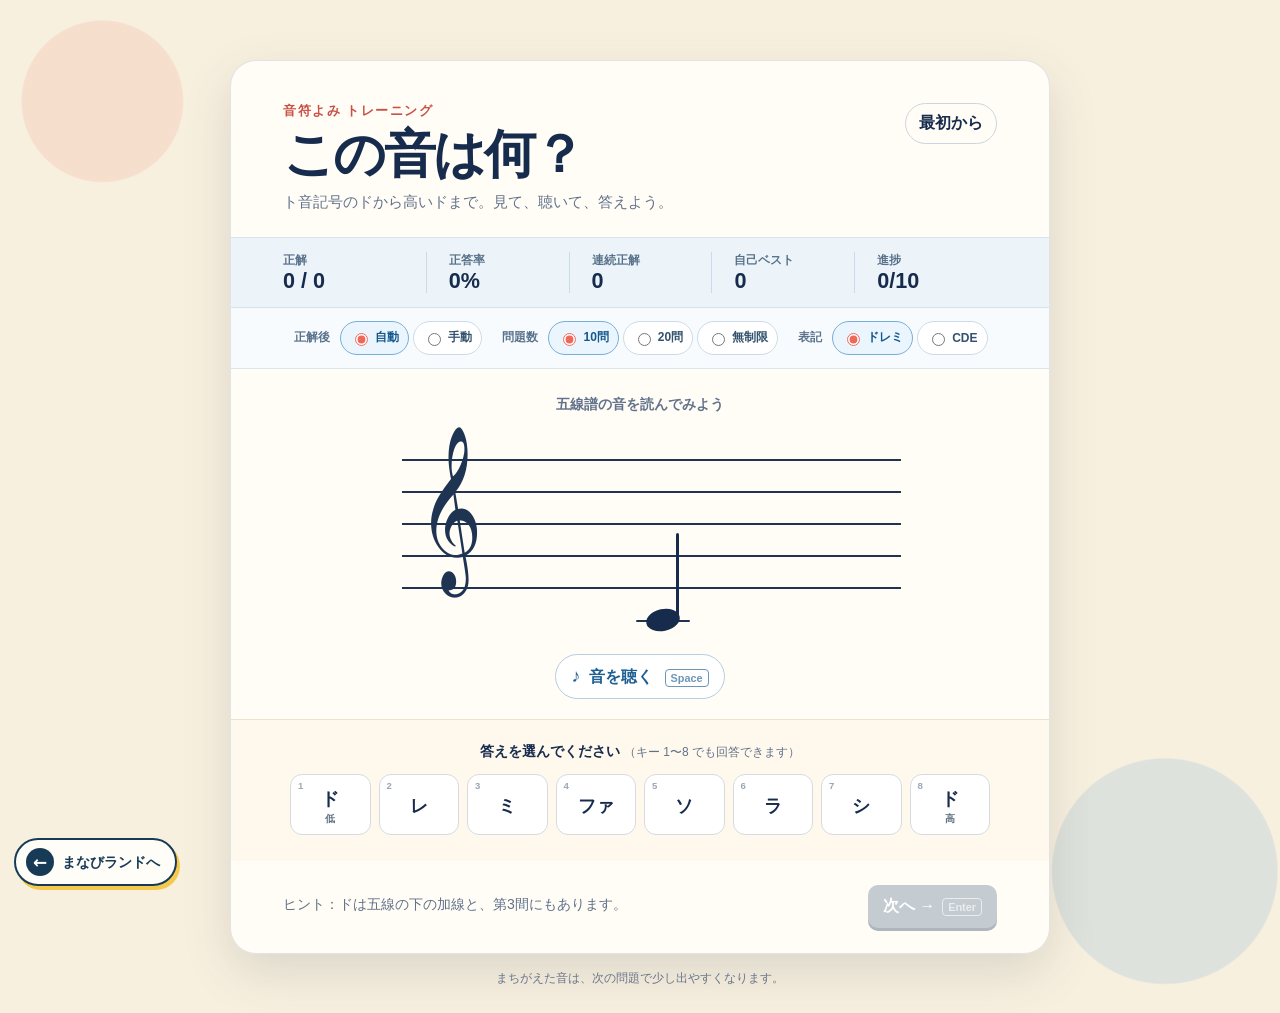
<file: site/apps/music-flashcards.html>
<!doctype html>
<html lang="ja">
<head>
  <meta charset="utf-8">
  <meta name="viewport" content="width=device-width, initial-scale=1">
  <meta name="description" content="ト音記号の音を見て、聴いて、答える音符よみフラッシュカードです。">
  <title>音符よみフラッシュカード | ト音記号トレーニング</title>
  <style>
    :root { --ink:#172b4d; --muted:#62728b; --paper:#fffdf8; --cream:#f8f0df; --coral:#ed6a5a; --coral-dark:#c95044; --sky:#438fcb; --line:#1e3452; }
    * { box-sizing:border-box; }
    body { margin:0; min-width:320px; color:var(--ink); background:radial-gradient(circle at 8% 10%,rgba(237,106,90,.13) 0 5rem,transparent 5.1rem),radial-gradient(circle at 91% 86%,rgba(67,143,203,.14) 0 7rem,transparent 7.1rem),var(--cream); font-family:ui-rounded,"Hiragino Maru Gothic ProN","Hiragino Kaku Gothic ProN","Yu Gothic",sans-serif; }
    button { font:inherit; } button:focus-visible { outline:3px solid #145b9a; outline-offset:3px; }
    .app-shell { min-height:100svh; padding:clamp(24px,5vw,60px) 18px 26px; display:grid; place-items:center; gap:16px; }
    .practice-card { width:min(100%,820px); overflow:hidden; background:rgba(255,253,248,.94); border:1px solid rgba(23,43,77,.12); border-radius:26px; box-shadow:0 18px 50px rgba(40,55,77,.14); }
    .card-header { padding:clamp(25px,4vw,42px) clamp(22px,5vw,52px) 24px; display:flex; align-items:flex-start; justify-content:space-between; gap:18px; }
    .eyebrow { margin:0 0 7px; color:var(--coral-dark); font-size:.8rem; font-weight:800; letter-spacing:.12em; }
    h1 { margin:0; font-size:clamp(2rem,5vw,3.25rem); letter-spacing:-.05em; line-height:1.05; }.intro { margin:10px 0 0; color:var(--muted); font-size:.96rem; }
    .reset-button { flex:0 0 auto; padding:9px 13px; border:1px solid #ccd5df; border-radius:999px; color:var(--ink); background:transparent; font-weight:700; cursor:pointer; }.reset-button:hover { background:#f1eee7; }
    .score-strip { padding:14px clamp(22px,5vw,52px); display:grid; grid-template-columns:repeat(5,1fr); background:#ecf4fa; border-block:1px solid #d8e4ec; }.score-strip div { min-width:0; padding:1px clamp(8px,2vw,22px); border-left:1px solid #cbdce8; }.score-strip div:first-child { padding-left:0; border-left:0; }.score-strip span { display:block; margin-bottom:2px; color:#58718a; font-size:.72rem; font-weight:700; }.score-strip strong { font-size:clamp(1.05rem,2.5vw,1.35rem); line-height:1; }
    .settings-panel { padding:13px clamp(18px,4vw,52px); display:flex; flex-wrap:wrap; justify-content:center; gap:10px 18px; border-bottom:1px solid #dbe5ec; background:#f7fbfe; }.setting-group { display:flex; align-items:center; gap:4px; min-width:0; margin:0; padding:0; border:0; }.setting-group legend { float:left; margin-right:4px; color:#58718a; font-size:.72rem; font-weight:800; }.setting-group label { display:inline-flex; align-items:center; min-height:34px; gap:4px; padding:5px 9px; border:1px solid #cbdce8; border-radius:999px; color:#34526e; background:#fff; font-size:.75rem; font-weight:700; cursor:pointer; }.setting-group input { accent-color:var(--coral); }.setting-group label:has(input:checked) { border-color:#79aed7; color:#15588d; background:#eaf5fd; }
    .question-area { padding:26px clamp(22px,6vw,68px) 20px; text-align:center; }.question-label { margin:0 0 2px; color:var(--muted); font-size:.88rem; font-weight:700; }
    .staff-wrap { --note-y:172px; --note-x:53%; position:relative; width:min(100%,580px); height:234px; margin:0 auto 4px; }.staff-line { position:absolute; left:9%; right:5%; height:2px; background:var(--line); }.line-1 { top:43px; }.line-2 { top:75px; }.line-3 { top:107px; }.line-4 { top:139px; }.line-5 { top:171px; }.clef { position:absolute; z-index:2; top:21px; left:10%; color:var(--line); font-family:"Noto Music",serif; font-size:143px; line-height:1; transform:scaleX(.76); }.ledger-line { position:absolute; z-index:1; top:var(--ledger-y); left:calc(var(--note-x) - 27px); width:54px; height:2px; border-radius:2px; background:var(--line); }.note { position:absolute; z-index:3; top:var(--note-y); left:var(--note-x); width:34px; height:22px; transform:translate(-50%,-50%); }.note-head { position:absolute; inset:0; width:34px; height:22px; border-radius:50%; background:var(--ink); transform:rotate(-12deg); transform-origin:center; }.note-stem { position:absolute; width:3px; height:88px; border-radius:2px; background:var(--ink); }.note--up .note-stem { right:1px; bottom:10px; }.note--down .note-stem { left:1px; top:10px; }
    .listen-button { padding:10px 15px; border:1px solid #b8cde0; border-radius:999px; background:#fff; color:#1d5f93; font-weight:800; cursor:pointer; }.listen-button:hover { background:#edf7ff; }.listen-button > span { margin-right:4px; font-size:1.15rem; }.listen-button kbd,.next-button kbd { margin-left:7px; padding:2px 5px; border:1px solid currentColor; border-radius:4px; font-family:inherit; font-size:.68rem; opacity:.65; }
    .answer-section { padding:22px clamp(18px,4vw,52px) 26px; background:#fff9ed; border-top:1px solid #eee2cf; }.answer-prompt { margin:0 0 13px; color:var(--ink); text-align:center; font-size:.9rem; font-weight:800; }.answer-prompt span { color:var(--muted); font-size:.75rem; font-weight:500; }.answer-grid { display:grid; grid-template-columns:repeat(8,minmax(0,1fr)); gap:8px; max-width:700px; margin:0 auto; }.answer-button { position:relative; min-height:60px; padding:12px 5px 8px; border:1px solid #d6dbe0; border-radius:12px; color:var(--ink); background:#fff; font-size:1.1rem; font-weight:900; cursor:pointer; transition:transform .16s ease,border-color .16s ease,background .16s ease; }.answer-button:hover:not(:disabled) { transform:translateY(-3px); border-color:var(--sky); background:#f3f9fd; }.answer-button:disabled { cursor:default; }.answer-button.is-selected { border-color:var(--coral); background:#fff0ed; }.answer-button.is-correct { color:#176849; border-color:#3ca878; background:#e9f8ef; }.answer-button.is-wrong { color:#a34038; border-color:var(--coral); background:#fff0ed; }.answer-button small { display:block; min-height:13px; margin-top:1px; color:#607084; font-size:.64rem; font-weight:700; }.key-hint { position:absolute; top:5px; left:7px; color:#9ba7b3; font-size:.6rem; font-weight:700; }
    .completion { margin:16px clamp(22px,5vw,52px) 0; padding:15px 18px; border:1px solid #b9dcc8; border-radius:14px; color:#176849; background:#edf9f1; text-align:center; }.completion[hidden] { display:none; }.completion strong { display:block; margin-bottom:4px; }
    .feedback-row { min-height:92px; padding:16px clamp(22px,5vw,52px); display:flex; align-items:center; justify-content:space-between; gap:18px; }.feedback-copy { display:grid; gap:5px; }.feedback-row p { margin:0; color:var(--muted); font-size:.88rem; }.explanation { color:#52677d !important; }.feedback { font-size:1rem !important; font-weight:800; }.feedback--correct { color:#176849 !important; }.feedback--wrong { color:#a34038 !important; }.next-button { flex:0 0 auto; padding:11px 15px; border:0; border-radius:10px; background:var(--coral); color:#fff; font-weight:900; cursor:pointer; box-shadow:0 3px 0 var(--coral-dark); }.next-button:hover:not(:disabled) { background:#df594b; }.next-button:disabled { background:#c5ccd1; box-shadow:0 3px 0 #aeb6bc; cursor:not-allowed; }.footer-note { margin:0; color:#68758a; font-size:.78rem; text-align:center; }
    .staff-wrap.is-pop { animation:staff-pop .45s ease-out; }.staff-wrap.is-shake { animation:staff-shake .38s ease-in-out; }
    @keyframes staff-pop { 50% { filter:drop-shadow(0 0 12px rgba(64,174,122,.75)); scale:1.045; } }
    @keyframes staff-shake { 20%,60% { translate:-7px 0; } 40%,80% { translate:7px 0; } }
    @media (max-width:600px) { .practice-card { border-radius:20px; }.card-header { padding-bottom:20px; }.intro { max-width:255px; }.score-strip { padding-inline:14px; grid-template-columns:repeat(5,minmax(0,1fr)); }.score-strip div { padding-inline:5px; }.score-strip span { font-size:.58rem; }.score-strip strong { font-size:.95rem; }.settings-panel { align-items:stretch; justify-content:flex-start; gap:8px; }.setting-group { flex:1 1 100%; justify-content:space-between; }.setting-group legend { width:55px; }.setting-group label { flex:1; justify-content:center; }.staff-wrap { transform:scale(.94); transform-origin:center top; margin-bottom:-13px; }.answer-grid { grid-template-columns:repeat(4,minmax(0,1fr)); gap:9px; }.answer-button { min-height:55px; }.answer-prompt span { display:block; margin-top:3px; }.feedback-row { min-height:120px; align-items:flex-start; flex-direction:column; gap:12px; }.next-button { align-self:flex-end; } }
    @media (max-width:390px) { .card-header { gap:10px; }.reset-button { padding:8px 10px; font-size:.79rem; }.score-strip strong { font-size:.84rem; }.question-area { padding-inline:10px; }.staff-wrap { transform:scale(.86); margin-bottom:-34px; }.answer-section { padding-inline:13px; } }
    @media (prefers-reduced-motion:reduce) { *,*::before,*::after { scroll-behavior:auto !important; transition-duration:.01ms !important; animation-duration:.01ms !important; }.staff-wrap.is-pop,.staff-wrap.is-shake { animation:none; } }
  </style>
</head>
<body>
  <main class="app-shell">
    <section class="practice-card" aria-labelledby="page-title">
      <header class="card-header"><div><p class="eyebrow">音符よみ トレーニング</p><h1 id="page-title">この音は何？</h1><p class="intro">ト音記号のドから高いドまで。見て、聴いて、答えよう。</p></div><button class="reset-button" id="reset-button" type="button">最初から</button></header>
      <section class="score-strip" aria-label="学習の記録"><div><span>正解</span><strong id="score-correct">0 / 0</strong></div><div><span>正答率</span><strong id="score-rate">0%</strong></div><div><span>連続正解</span><strong id="score-streak">0</strong></div><div><span>自己ベスト</span><strong id="score-best">0</strong></div><div><span>進捗</span><strong id="score-progress">0/10</strong></div></section>
      <section class="settings-panel" aria-label="出題設定">
        <fieldset class="setting-group"><legend>正解後</legend><label><input type="radio" name="advance" value="auto" checked>自動</label><label><input type="radio" name="advance" value="manual">手動</label></fieldset>
        <fieldset class="setting-group"><legend>問題数</legend><label><input type="radio" name="question-count" value="10" checked>10問</label><label><input type="radio" name="question-count" value="20">20問</label><label><input type="radio" name="question-count" value="infinity">無制限</label></fieldset>
        <fieldset class="setting-group"><legend>表記</legend><label><input type="radio" name="notation" value="solfege" checked>ドレミ</label><label><input type="radio" name="notation" value="letter">CDE</label></fieldset>
      </section>
      <div class="question-area"><p class="question-label">五線譜の音を読んでみよう</p><div class="staff-wrap" id="staff" role="img" aria-label="ト音記号の五線譜に表示された音符"><span class="clef" aria-hidden="true">𝄞</span><span class="staff-line line-1" aria-hidden="true"></span><span class="staff-line line-2" aria-hidden="true"></span><span class="staff-line line-3" aria-hidden="true"></span><span class="staff-line line-4" aria-hidden="true"></span><span class="staff-line line-5" aria-hidden="true"></span><span class="note" id="note" aria-hidden="true"><span class="note-head"></span><span class="note-stem"></span></span></div><button class="listen-button" id="listen-button" type="button" aria-label="表示中の音を聴く。スペースキーでも再生できます"><span aria-hidden="true">♪</span> 音を聴く <kbd>Space</kbd></button></div>
      <div class="answer-section"><p class="answer-prompt">答えを選んでください <span>（キー 1〜8 でも回答できます）</span></p><div class="answer-grid" id="answer-grid" role="group" aria-label="音名を選ぶ"></div></div>
      <section class="completion" id="completion" hidden aria-live="polite"><strong>セッション完了！</strong><span id="completion-result"></span></section>
      <div class="feedback-row" id="feedback" aria-live="polite" aria-atomic="true"><div class="feedback-copy"><p id="feedback-text">ヒント：ドは五線の下の加線と、第3間にもあります。</p><p class="explanation" id="explanation-text"></p></div><button class="next-button" id="next-button" type="button" disabled>次へ <span aria-hidden="true">→</span><kbd>Enter</kbd></button></div>
    </section>
    <p class="footer-note">まちがえた音は、次の問題で少し出やすくなります。</p>
  </main>
  <script>
    "use strict";

    // 問題追加はここ：五線上の位置（staffY）・周波数・加線・説明を指定して音を増やせます。
    const NOTES = [
      { id: "C4", solfege: "ド", octaveLabel: "低", frequency: 261.63, staffY: 204, ledgerLines: [204], stemDirection: "up", explanation: "五線の下の加線にある音です。" },
      { id: "D4", solfege: "レ", octaveLabel: "", frequency: 293.66, staffY: 188, stemDirection: "up", explanation: "五線のすぐ下にある音です。" },
      { id: "E4", solfege: "ミ", octaveLabel: "", frequency: 329.63, staffY: 172, stemDirection: "up", explanation: "第1線（いちばん下の線）にある音です。" },
      { id: "F4", solfege: "ファ", octaveLabel: "", frequency: 349.23, staffY: 156, stemDirection: "up", explanation: "第1間（下から1つ目の間）にある音です。" },
      { id: "G4", solfege: "ソ", octaveLabel: "", frequency: 392, staffY: 140, stemDirection: "up", explanation: "第2線にある音です。" },
      { id: "A4", solfege: "ラ", octaveLabel: "", frequency: 440, staffY: 124, stemDirection: "up", explanation: "第2間にある音です。" },
      { id: "B4", solfege: "シ", octaveLabel: "", frequency: 493.88, staffY: 108, stemDirection: "up", explanation: "第3線にある音です。" },
      { id: "C5", solfege: "ド", octaveLabel: "高", frequency: 523.25, staffY: 92, stemDirection: "down", explanation: "第3間にある高い音です。" }
    ];

    const HIGH_SCORE_KEY = "music-flashcards-best-streak";
    const staff = document.querySelector("#staff");
    const noteElement = document.querySelector("#note");
    const answerGrid = document.querySelector("#answer-grid");
    const feedbackText = document.querySelector("#feedback-text");
    const explanationText = document.querySelector("#explanation-text");
    const nextButton = document.querySelector("#next-button");
    const completion = document.querySelector("#completion");
    const completionResult = document.querySelector("#completion-result");
    const scoreCorrect = document.querySelector("#score-correct");
    const scoreRate = document.querySelector("#score-rate");
    const scoreStreak = document.querySelector("#score-streak");
    const scoreBest = document.querySelector("#score-best");
    const scoreProgress = document.querySelector("#score-progress");

    let currentNote = NOTES[0];
    let selectedId = null;
    let isCorrect = null;
    let correctCount = 0;
    let attemptCount = 0;
    let streak = 0;
    let bestStreak = safeBestStreak();
    let weights = {};
    let autoAdvanceTimer = null;
    let audioContext = null;
    let advanceMode = "auto";
    let questionLimit = 10;
    let notation = "solfege";
    let sessionComplete = false;

    function safeBestStreak() {
      try { return Number.parseInt(window.localStorage.getItem(HIGH_SCORE_KEY) || "0", 10) || 0; } catch { return 0; }
    }

    function saveBestStreak(value) {
      try { window.localStorage.setItem(HIGH_SCORE_KEY, String(value)); } catch { /* localStorage can be unavailable. */ }
    }

    function clearAutoAdvance() {
      if (autoAdvanceTimer !== null) { window.clearTimeout(autoAdvanceTimer); autoAdvanceTimer = null; }
    }

    function displayName(item) {
      if (notation === "letter") return item.id;
      if (item.octaveLabel === "低") return "低いド";
      if (item.octaveLabel === "高") return "高いド";
      return item.solfege;
    }

    function pickNextNote(previousId) {
      const candidates = NOTES.filter((item) => item.id !== previousId);
      const total = candidates.reduce((sum, item) => sum + 1 + (weights[item.id] || 0) * 0.65, 0);
      let cursor = Math.random() * total;
      for (const item of candidates) {
        cursor -= 1 + (weights[item.id] || 0) * 0.65;
        if (cursor <= 0) return item;
      }
      return candidates[candidates.length - 1];
    }

    function renderStats() {
      const rate = attemptCount ? Math.round((correctCount / attemptCount) * 100) : 0;
      scoreCorrect.textContent = `${correctCount} / ${attemptCount}`;
      scoreRate.textContent = `${rate}%`;
      scoreStreak.textContent = String(streak);
      scoreBest.textContent = String(bestStreak);
      scoreProgress.textContent = questionLimit === Infinity ? `${attemptCount}/∞` : `${attemptCount}/${questionLimit}`;
    }

    function renderQuestion() {
      staff.style.setProperty("--note-y", `${currentNote.staffY}px`);
      staff.style.setProperty("--note-x", `${38 + Math.round(Math.random() * 28)}%`);
      noteElement.className = `note note--${currentNote.stemDirection}`;
      staff.querySelectorAll(".ledger-line").forEach((line) => line.remove());
      (currentNote.ledgerLines || []).forEach((y) => {
        const ledger = document.createElement("span");
        ledger.className = "ledger-line";
        ledger.style.setProperty("--ledger-y", `${y}px`);
        ledger.setAttribute("aria-hidden", "true");
        staff.insertBefore(ledger, noteElement);
      });
    }

    function renderAnswers() {
      answerGrid.replaceChildren();
      NOTES.forEach((item, index) => {
        const button = document.createElement("button");
        const selected = selectedId === item.id;
        const isAnswer = selectedId !== null && item.id === currentNote.id;
        button.type = "button";
        button.className = `answer-button${selected ? " is-selected" : ""}${isAnswer ? " is-correct" : ""}${selected && isCorrect === false ? " is-wrong" : ""}`;
        button.disabled = selectedId !== null || sessionComplete;
        button.setAttribute("aria-label", `${displayName(item)}、キー ${index + 1}`);

        const keyHint = document.createElement("span");
        keyHint.className = "key-hint";
        keyHint.textContent = String(index + 1);
        const name = document.createElement("span");
        name.textContent = notation === "letter" ? item.id : item.solfege;
        button.append(keyHint, name);

        if (notation === "solfege" && item.octaveLabel) {
          const octave = document.createElement("small");
          octave.textContent = item.octaveLabel;
          button.append(octave);
        }
        button.addEventListener("click", () => answer(item));
        answerGrid.appendChild(button);
      });
    }

    function renderFeedback() {
      completion.hidden = !sessionComplete;

      if (isCorrect === null) {
        feedbackText.className = "";
        feedbackText.textContent = "ヒント：ドは五線の下の加線と、第3間にもあります。";
        explanationText.textContent = "";
      } else if (isCorrect) {
        feedbackText.className = "feedback feedback--correct";
        feedbackText.textContent = `正解！ 正しい音は${displayName(currentNote)}です。`;
        explanationText.textContent = currentNote.explanation;
      } else {
        feedbackText.className = "feedback feedback--wrong";
        feedbackText.textContent = `おしい！ 正しい音は${displayName(currentNote)}です。`;
        explanationText.textContent = currentNote.explanation;
      }

      if (sessionComplete) {
        const rate = attemptCount ? Math.round((correctCount / attemptCount) * 100) : 0;
        completionResult.textContent = `${questionLimit}問中 ${correctCount}問正解（正答率 ${rate}%）`;
        nextButton.disabled = false;
        nextButton.textContent = "もう一度";
        nextButton.setAttribute("aria-label", "同じ問題数でもう一度始める");
      } else {
        nextButton.disabled = selectedId === null;
        nextButton.innerHTML = "次へ <span aria-hidden=\"true\">→</span><kbd>Enter</kbd>";
        nextButton.setAttribute("aria-label", "次の問題へ。Enterキーでも進めます");
      }
    }

    function render() { renderQuestion(); renderAnswers(); renderFeedback(); renderStats(); }

    function nextQuestion() {
      clearAutoAdvance();
      if (sessionComplete) {
        resetSession();
        return;
      }
      currentNote = pickNextNote(currentNote.id);
      selectedId = null;
      isCorrect = null;
      render();
    }

    function playVisualEffect(className) {
      staff.classList.remove("is-pop", "is-shake");
      void staff.offsetWidth;
      staff.classList.add(className);
      window.setTimeout(() => staff.classList.remove(className), 500);
    }

    function getAudioContext() {
      const AudioContextConstructor = window.AudioContext || window.webkitAudioContext;
      if (!AudioContextConstructor) return null;
      try {
        audioContext = audioContext || new AudioContextConstructor();
        return audioContext;
      } catch {
        return null;
      }
    }

    function playTone(frequency, start, duration, volume) {
      const context = getAudioContext();
      if (!context) return;
      const oscillator = context.createOscillator();
      const gain = context.createGain();
      oscillator.type = "sine";
      oscillator.frequency.setValueAtTime(frequency, start);
      gain.gain.setValueAtTime(0.0001, start);
      gain.gain.exponentialRampToValueAtTime(volume, start + 0.015);
      gain.gain.exponentialRampToValueAtTime(0.0001, start + duration);
      oscillator.connect(gain).connect(context.destination);
      oscillator.start(start);
      oscillator.stop(start + duration + 0.02);
    }

    function playFeedbackSound(correct) {
      const context = getAudioContext();
      if (!context) return;
      if (context.state === "suspended") void context.resume();
      const start = context.currentTime;
      if (correct) {
        playTone(659.25, start, 0.16, 0.11);
        playTone(783.99, start + 0.14, 0.20, 0.12);
      } else {
        playTone(196, start, 0.22, 0.08);
      }
    }

    function answer(item) {
      if (selectedId !== null || sessionComplete) return;
      selectedId = item.id;
      isCorrect = item.id === currentNote.id;
      attemptCount += 1;
      if (isCorrect) { correctCount += 1; streak += 1; } else { streak = 0; weights[currentNote.id] = (weights[currentNote.id] || 0) + 1; }
      if (streak > bestStreak) { bestStreak = streak; saveBestStreak(bestStreak); }
      sessionComplete = questionLimit !== Infinity && attemptCount >= questionLimit;
      renderAnswers(); renderFeedback(); renderStats();
      playFeedbackSound(isCorrect);
      playVisualEffect(isCorrect ? "is-pop" : "is-shake");
      if (isCorrect && advanceMode === "auto" && !sessionComplete) {
        clearAutoAdvance();
        autoAdvanceTimer = window.setTimeout(() => { autoAdvanceTimer = null; nextQuestion(); }, 1100);
      }
    }

    function resetSession() {
      clearAutoAdvance();
      currentNote = NOTES[0]; selectedId = null; isCorrect = null; correctCount = 0; attemptCount = 0; streak = 0; weights = {}; sessionComplete = false;
      render();
    }

    function playNote() {
      const context = getAudioContext();
      if (!context) return;
      const oscillator = context.createOscillator();
      const gain = context.createGain();
      const start = context.currentTime;
      oscillator.type = "sine";
      oscillator.frequency.setValueAtTime(currentNote.frequency, start);
      gain.gain.setValueAtTime(0.0001, start);
      gain.gain.exponentialRampToValueAtTime(0.18, start + 0.025);
      gain.gain.exponentialRampToValueAtTime(0.0001, start + 0.72);
      oscillator.connect(gain).connect(context.destination);
      oscillator.start(start); oscillator.stop(start + 0.75);
      if (context.state === "suspended") void context.resume();
    }

    document.querySelector("#listen-button").addEventListener("click", playNote);
    document.querySelector("#reset-button").addEventListener("click", resetSession);
    nextButton.addEventListener("click", nextQuestion);

    document.querySelectorAll('input[name="advance"]').forEach((input) => {
      input.addEventListener("change", (event) => {
        advanceMode = event.target.value;
        if (advanceMode === "manual") clearAutoAdvance();
      });
    });

    document.querySelectorAll('input[name="question-count"]').forEach((input) => {
      input.addEventListener("change", (event) => {
        questionLimit = event.target.value === "infinity" ? Infinity : Number(event.target.value);
        resetSession();
      });
    });

    document.querySelectorAll('input[name="notation"]').forEach((input) => {
      input.addEventListener("change", (event) => {
        notation = event.target.value;
        renderAnswers();
        renderFeedback();
      });
    });

    window.addEventListener("keydown", (event) => {
      if (event.key >= "1" && event.key <= "8" && selectedId === null && !sessionComplete) { event.preventDefault(); answer(NOTES[Number(event.key) - 1]); return; }
      if (event.code === "Space" && !(event.target instanceof HTMLButtonElement) && !(event.target instanceof HTMLInputElement)) { event.preventDefault(); playNote(); return; }
      if (event.key === "Enter" && selectedId !== null) {
        const target = event.target;
        if (target instanceof HTMLButtonElement && !target.disabled) return;
        event.preventDefault(); nextQuestion();
      }
    });
    window.addEventListener("beforeunload", () => { clearAutoAdvance(); if (audioContext) audioContext.close(); });
    render();
  </script>
  <script src="../assets/land-return.js"></script>
</body>
</html>
</file>
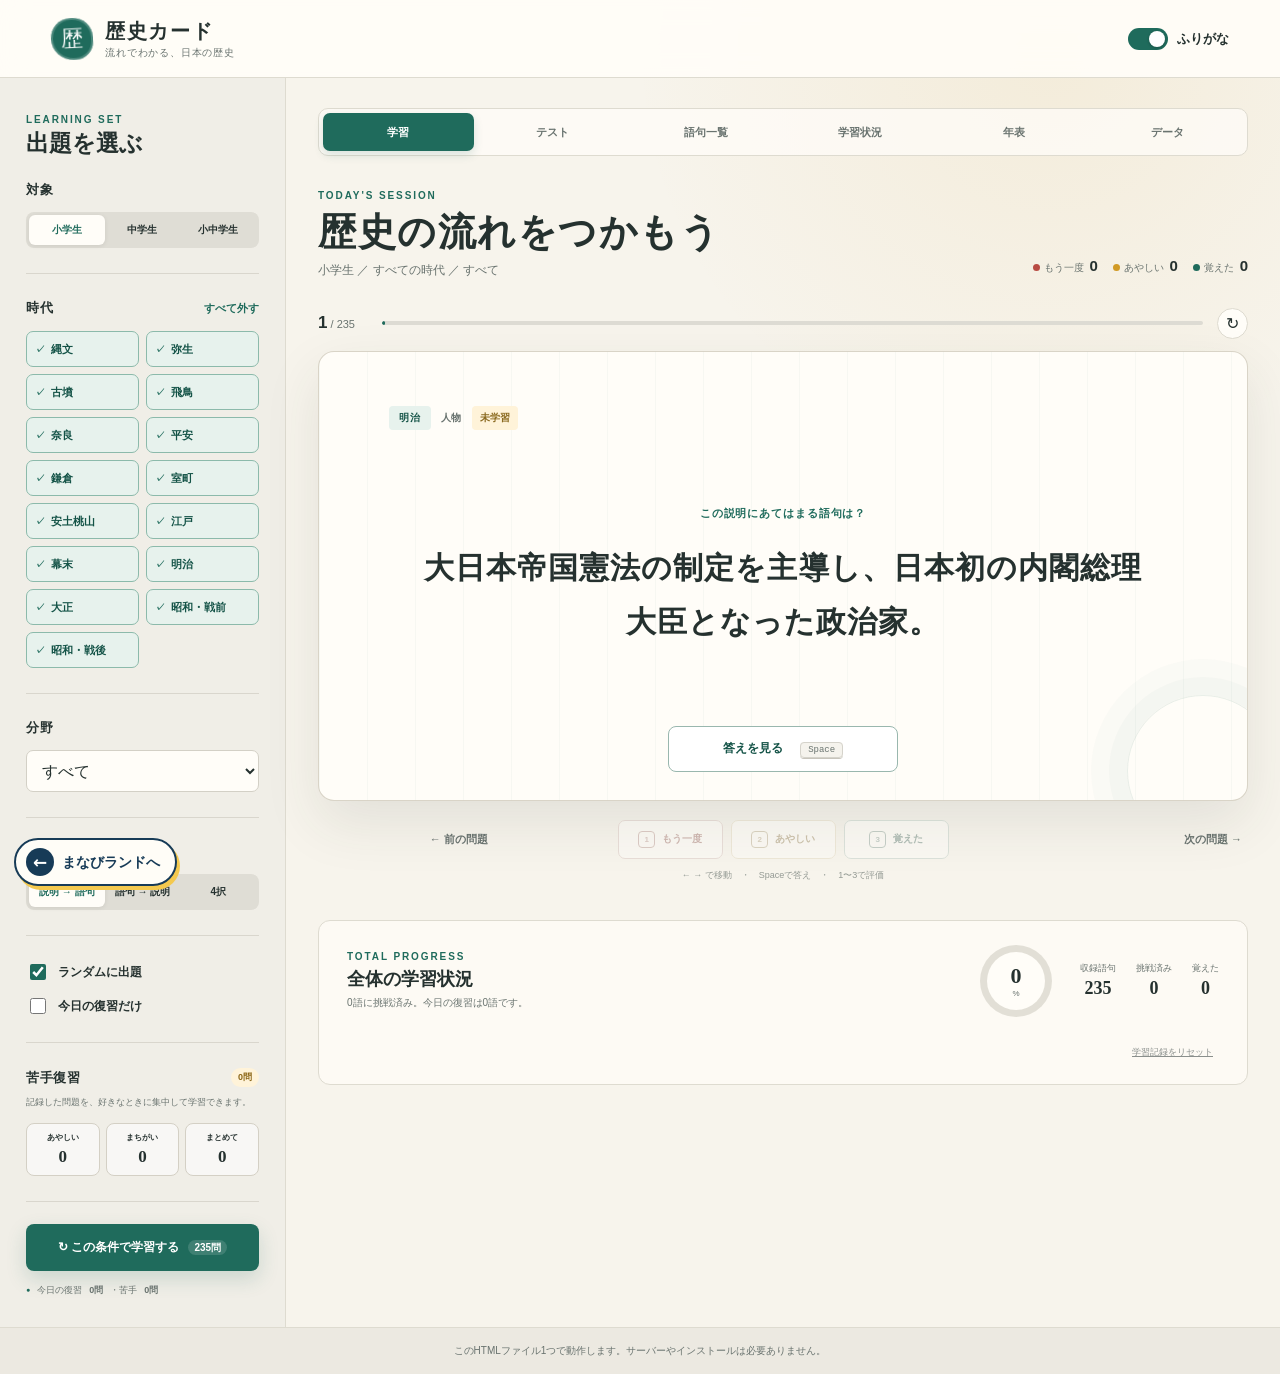
<file: site/apps/rekishi flashcards.html>
<!doctype html>
<html lang="ja">
<head>
  <meta charset="utf-8">
  <meta name="viewport" content="width=device-width, initial-scale=1">
  <meta name="description" content="小学生・中学生向けの重要語句を、ふりがな付きカードで学べる歴史フラッシュカード。">
  <title>歴史カード｜流れでわかる、日本の歴史</title>
  <!-- 単体HTML版：スタイル・問題データ・処理をすべてこのファイル内に収録 -->
  <style id="embedded-styles">

:root {
  --ink: #25312f;
  --muted: #69736f;
  --paper: #f7f4ec;
  --panel: #fffdf8;
  --line: #dedbd0;
  --green: #1f6b5c;
  --green-dark: #145347;
  --green-soft: #e7f2ed;
  --red: #b84b42;
  --yellow: #d19a25;
  --shadow: 0 22px 55px rgba(45, 54, 48, 0.1);
}

* { box-sizing: border-box; }

[hidden] { display: none !important; }

.visually-hidden {
  width: 1px;
  height: 1px;
  padding: 0;
  margin: -1px;
  position: absolute;
  overflow: hidden;
  clip: rect(0, 0, 0, 0);
  white-space: nowrap;
  border: 0;
}

html { scroll-behavior: smooth; }

body {
  margin: 0;
  background:
    radial-gradient(circle at 82% 4%, rgba(209, 154, 37, 0.09), transparent 26rem),
    var(--paper);
  color: var(--ink);
  font-family: "Hiragino Sans", "Yu Gothic", "Noto Sans JP", sans-serif;
}

button, select, input { font: inherit; }
button { color: inherit; }
button:focus-visible, select:focus-visible, input:focus-visible, a:focus-visible {
  outline: 3px solid rgba(31, 107, 92, 0.28);
  outline-offset: 3px;
}

.app-shell { min-height: 100vh; }

.topbar {
  height: 78px;
  padding: 0 clamp(20px, 4vw, 62px);
  background: rgba(255, 253, 248, 0.92);
  border-bottom: 1px solid var(--line);
  display: flex;
  align-items: center;
  justify-content: space-between;
  position: sticky;
  top: 0;
  z-index: 30;
  backdrop-filter: blur(14px);
}

.brand {
  display: inline-flex;
  align-items: center;
  gap: 12px;
  color: inherit;
  text-decoration: none;
}

.brand-mark {
  width: 42px;
  height: 42px;
  border-radius: 50% 50% 45% 55%;
  display: grid;
  place-items: center;
  background: var(--green);
  color: white;
  font-family: "Yu Mincho", "Hiragino Mincho ProN", serif;
  font-size: 22px;
  box-shadow: inset 0 0 0 2px rgba(255,255,255,.2);
  transform: rotate(-3deg);
}

.brand strong { display: block; font-family: "Yu Mincho", "Hiragino Mincho ProN", serif; font-size: 20px; letter-spacing: .08em; }
.brand small { display: block; color: var(--muted); font-size: 10px; letter-spacing: .08em; margin-top: 1px; }
.top-actions { display: flex; align-items: center; gap: 16px; }

.switch-label {
  display: flex;
  align-items: center;
  gap: 9px;
  font-size: 13px;
  font-weight: 700;
  cursor: pointer;
}
.switch-label input { position: absolute; opacity: 0; pointer-events: none; }
.switch-label span {
  width: 40px;
  height: 22px;
  background: #c8ceca;
  border-radius: 999px;
  position: relative;
  transition: .2s ease;
}
.switch-label span::after {
  content: "";
  width: 16px;
  height: 16px;
  border-radius: 50%;
  position: absolute;
  top: 3px;
  left: 3px;
  background: white;
  box-shadow: 0 1px 3px rgba(0,0,0,.24);
  transition: .2s ease;
}
.switch-label input:checked + span { background: var(--green); }
.switch-label input:checked + span::after { transform: translateX(18px); }

.workspace {
  min-height: calc(100vh - 78px);
  display: grid;
  grid-template-columns: 286px minmax(0, 1fr);
}

.filters {
  padding: 36px 26px 30px;
  background: #f0eee7;
  border-right: 1px solid var(--line);
}

.filter-heading, .section-title-row { display: flex; align-items: center; justify-content: space-between; gap: 10px; }
.filter-heading h2 { margin: 3px 0 0; font-family: "Yu Mincho", "Hiragino Mincho ProN", serif; font-size: 23px; }
.eyebrow { margin: 0; color: var(--green); font-size: 10px; font-weight: 800; letter-spacing: .19em; }
.close-filter { display: none; border: 0; background: none; font-size: 28px; cursor: pointer; }

.filter-section { padding: 25px 0; border-bottom: 1px solid #d9d6cd; }
.filter-section h3 { margin: 0 0 13px; font-size: 13px; letter-spacing: .05em; }
.section-title-row h3 { margin-bottom: 0; }
.text-button { border: 0; background: none; color: var(--green); padding: 0; font-size: 11px; font-weight: 700; cursor: pointer; }

.era-grid { display: grid; grid-template-columns: 1fr 1fr; gap: 7px; margin-top: 14px; }
.era-chip {
  min-height: 36px;
  padding: 7px 8px;
  border: 1px solid #d7d4ca;
  border-radius: 7px;
  background: rgba(255,255,255,.55);
  display: flex;
  align-items: center;
  gap: 6px;
  font-size: 11px;
  font-weight: 700;
  text-align: left;
  cursor: pointer;
  transition: .18s ease;
}
.era-chip:hover { border-color: #8ca99f; transform: translateY(-1px); }
.era-chip .check { color: #a1a7a3; font-size: 10px; }
.era-chip.active { background: var(--green-soft); border-color: #8cbaab; color: var(--green-dark); }
.era-chip.active .check { color: var(--green); }

select {
  width: 100%;
  height: 42px;
  border: 1px solid #d3d0c6;
  border-radius: 7px;
  background: #fffdf8;
  color: var(--ink);
  padding: 0 11px;
}

.segmented { display: grid; grid-template-columns: 1fr 1fr; background: #dfddd5; border-radius: 8px; padding: 3px; }
.segmented-three { grid-template-columns: repeat(3, minmax(0, 1fr)); }
.segmented button { padding: 8px 5px; border: 0; border-radius: 6px; background: transparent; font-size: 10px; font-weight: 700; cursor: pointer; }
.segmented button.active { background: var(--panel); color: var(--green); box-shadow: 0 1px 5px rgba(0,0,0,.08); }
.level-filter { padding-top: 22px; }

.option-list { display: grid; gap: 12px; }
.option-list label { display: flex; align-items: center; gap: 9px; font-size: 12px; font-weight: 700; cursor: pointer; }
.option-list input { width: 16px; height: 16px; accent-color: var(--green); }

.focus-review > p { margin: 9px 0 13px; color: var(--muted); font-size: 9px; line-height: 1.55; }
.focus-total { padding: 3px 7px; border-radius: 999px; background: #fff3d9; color: #8b6515; font-size: 9px; font-weight: 800; }
.focus-review-grid { display: grid; grid-template-columns: repeat(3, minmax(0, 1fr)); gap: 6px; }
.focus-review-grid button { min-width: 0; min-height: 53px; padding: 7px 3px; border: 1px solid #d4d0c5; border-radius: 8px; background: rgba(255,255,255,.58); cursor: pointer; }
.focus-review-grid button:hover { border-color: #bf9b45; background: #fff8e7; }
.focus-review-grid button.active { border-color: var(--yellow); background: #fff3d9; color: #7b5910; box-shadow: inset 0 0 0 1px rgba(209,154,37,.2); }
.focus-review-grid span { display: block; font-size: 8px; font-weight: 800; white-space: nowrap; }
.focus-review-grid strong { display: block; margin-top: 4px; font: 700 17px Georgia, serif; }

.shuffle-button {
  width: 100%;
  min-height: 47px;
  margin-top: 22px;
  border: 0;
  border-radius: 8px;
  background: var(--green);
  color: white;
  font-size: 12px;
  font-weight: 800;
  cursor: pointer;
  box-shadow: 0 8px 20px rgba(31,107,92,.18);
}
.shuffle-button:hover { background: var(--green-dark); }
.shuffle-button span { margin-left: 6px; padding: 2px 6px; border-radius: 999px; background: rgba(255,255,255,.14); font-size: 10px; }
.saved-note { display: flex; align-items: center; gap: 7px; margin-top: 13px; color: var(--muted); font-size: 9px; line-height: 1.5; }
.saved-note span { color: var(--green); font-size: 7px; }

.study-area { width: min(980px, calc(100% - 64px)); margin: 0 auto; padding: 48px 0 74px; }
.view-tabs { margin: -18px 0 34px; padding: 4px; border: 1px solid var(--line); border-radius: 10px; background: rgba(255,253,248,.75); display: grid; grid-template-columns: repeat(6, minmax(0, 1fr)); gap: 3px; }
.view-tabs button { min-height: 38px; padding: 7px 5px; border: 0; border-radius: 7px; background: transparent; color: var(--muted); font-size: 11px; font-weight: 800; cursor: pointer; }
.view-tabs button:hover { background: var(--green-soft); color: var(--green-dark); }
.view-tabs button.active { background: var(--green); color: white; box-shadow: 0 4px 10px rgba(31,107,92,.16); }
.study-header { display: flex; justify-content: space-between; align-items: end; gap: 26px; margin-bottom: 29px; }
.study-header h1 { margin: 8px 0 5px; font: 700 clamp(26px, 3vw, 38px)/1.25 "Yu Mincho", "Hiragino Mincho ProN", serif; letter-spacing: .04em; }
.study-header > div > p:last-child { color: var(--muted); margin: 0; font-size: 12px; }
.session-score { display: flex; gap: 15px; padding-bottom: 4px; }
.session-score span { color: var(--muted); font-size: 10px; white-space: nowrap; }
.session-score b { color: var(--ink); font-size: 15px; margin-left: 3px; }
.dot { width: 7px; height: 7px; display: inline-block; border-radius: 50%; margin-right: 4px; }
.dot.red { background: var(--red); }
.dot.yellow { background: var(--yellow); }
.dot.green { background: var(--green); }

.progress-row { display: grid; grid-template-columns: auto 1fr auto; align-items: center; gap: 14px; margin-bottom: 12px; }
.progress-copy { color: var(--muted); font-size: 11px; min-width: 50px; }
.progress-copy span { color: var(--ink); font-size: 17px; font-weight: 800; }
.progress-track { height: 4px; border-radius: 999px; background: #dddbd3; overflow: hidden; }
.progress-track span { display: block; height: 100%; background: var(--green); border-radius: inherit; transition: width .3s ease; }
.icon-button { width: 31px; height: 31px; border: 1px solid var(--line); border-radius: 50%; background: var(--panel); cursor: pointer; }

.flashcard {
  min-height: 450px;
  padding: clamp(25px, 4.8vw, 54px) clamp(25px, 6vw, 70px) 28px;
  border: 1px solid rgba(213, 208, 194, .9);
  border-radius: 16px;
  background:
    linear-gradient(90deg, rgba(31,107,92,.035) 1px, transparent 1px) 0 0 / 48px 100%,
    var(--panel);
  box-shadow: var(--shadow);
  display: flex;
  flex-direction: column;
  position: relative;
  overflow: hidden;
}
.flashcard::after { content: ""; position: absolute; right: -32px; bottom: -47px; width: 150px; height: 150px; border: 1px solid rgba(31,107,92,.1); border-radius: 50%; box-shadow: 0 0 0 18px rgba(31,107,92,.025), 0 0 0 36px rgba(31,107,92,.018); }
.card-meta { display: flex; align-items: center; gap: 10px; color: var(--muted); font-size: 10px; font-weight: 700; letter-spacing: .08em; position: relative; z-index: 1; }
.era-tag { color: var(--green-dark); background: var(--green-soft); padding: 5px 10px; border-radius: 4px; }
.schedule-tag { color: #8b6a20; background: #fff3d9; padding: 5px 8px; border-radius: 4px; letter-spacing: 0; }
.year { margin-left: auto; font-family: Georgia, serif; font-size: 12px; }
.card-question { flex: 1; display: grid; place-content: center; text-align: center; position: relative; z-index: 1; }
.question-label { color: var(--green); margin: 0 0 20px; font-size: 11px; font-weight: 800; letter-spacing: .08em; }
.clue-text { max-width: 730px; margin: 0 auto; font: 700 clamp(20px, 2.6vw, 30px)/1.8 "Yu Mincho", "Hiragino Mincho ProN", serif; letter-spacing: .035em; }
.term-front { margin: 0; font: 700 clamp(34px, 5vw, 56px)/1.4 "Yu Mincho", "Hiragino Mincho ProN", serif; }
ruby rt { font: 500 .35em/1.2 "Hiragino Sans", "Yu Gothic", sans-serif; color: var(--green); letter-spacing: .08em; }
ruby.hide-reading rt { display: none; }

.reveal-button {
  align-self: center;
  min-width: 230px;
  padding: 13px 22px;
  border: 1px solid #99b7ae;
  border-radius: 8px;
  background: white;
  color: var(--green-dark);
  font-size: 12px;
  font-weight: 800;
  cursor: pointer;
  position: relative;
  z-index: 2;
}
.reveal-button:hover { background: var(--green-soft); }
kbd { margin-left: 14px; padding: 2px 7px; border: 1px solid #d5d3cb; border-radius: 4px; background: #f5f3ed; color: var(--muted); font: 9px/1.5 monospace; box-shadow: 0 1px 0 #c7c4bb; }

.answer-panel { width: 100%; padding: 24px 20px 9px; border-top: 1px solid #e4e0d6; text-align: center; position: relative; z-index: 2; animation: answer-in .25s ease; }
@keyframes answer-in { from { opacity: 0; transform: translateY(8px); } }
.answer-label { color: var(--yellow); margin: 0 0 6px; font-size: 9px; font-weight: 900; letter-spacing: .2em; }
.answer-panel h2 { margin: 0; color: var(--green-dark); font: 700 clamp(30px, 4vw, 47px)/1.5 "Yu Mincho", "Hiragino Mincho ProN", serif; }
.answer-clue { max-width: 720px; margin: 0 auto; font: 700 clamp(18px, 2vw, 24px)/1.75 "Yu Mincho", "Hiragino Mincho ProN", serif; }
.answer-explanation { max-width: 650px; margin: 10px auto 0; color: var(--muted); font-size: 11px; line-height: 1.7; }
.teacher-note { max-width: 680px; margin: 12px auto 0; padding: 9px 12px; border-radius: 6px; background: #fff3d9; color: #745817; font-size: 10px; line-height: 1.6; }

.choice-mode { min-height: 540px; }
.choice-mode .card-question { flex: 0 1 auto; padding: 28px 0 22px; }
.choice-mode .clue-text { font-size: clamp(18px, 2.2vw, 25px); line-height: 1.65; }
.choice-grid { width: min(100%, 760px); margin: 0 auto; display: grid; grid-template-columns: repeat(2, minmax(0, 1fr)); gap: 11px; position: relative; z-index: 2; }
.choice-button { min-height: 64px; padding: 11px 14px; border: 1px solid #d6d3c9; border-radius: 9px; background: #fff; color: var(--ink); display: grid; grid-template-columns: 28px 1fr 24px; align-items: center; gap: 10px; text-align: left; cursor: pointer; transition: .18s ease; }
.choice-button:hover:not(:disabled) { border-color: #70a393; background: var(--green-soft); transform: translateY(-1px); }
.choice-button strong { font: 700 clamp(14px, 1.7vw, 18px)/1.5 "Yu Mincho", "Hiragino Mincho ProN", serif; }
.choice-key { width: 27px; height: 27px; border-radius: 7px; background: #eeece5; display: grid; place-items: center; color: var(--muted); font-size: 11px; font-weight: 800; }
.choice-mark { font-size: 19px; font-weight: 900; text-align: center; }
.choice-button.correct { border-color: #67a88f; background: #e5f4ed; color: var(--green-dark); }
.choice-button.correct .choice-key { background: var(--green); color: #fff; }
.choice-button.wrong { border-color: #d79a94; background: #fae9e7; color: #8e332d; }
.choice-button.wrong .choice-key { background: var(--red); color: #fff; }
.choice-button.selected { border-color: var(--green); background: var(--green-soft); box-shadow: inset 0 0 0 1px var(--green); }
.choice-button.selected .choice-key { background: var(--green); color: #fff; }
.choice-button.dimmed { opacity: .52; }
.choice-button:disabled { cursor: default; }
.choice-feedback { margin: 0 0 5px; font-size: 13px; font-weight: 900; }
.choice-feedback.correct { color: var(--green); }
.choice-feedback.wrong { color: var(--red); }
.choice-mode .answer-panel { margin-top: 22px; }

.card-navigation { margin-top: 19px; display: grid; grid-template-columns: 1fr auto 1fr; align-items: center; gap: 18px; }
.nav-button { border: 0; background: transparent; color: var(--muted); font-size: 11px; font-weight: 700; cursor: pointer; }
.nav-button:last-child { text-align: right; }
.rating-group { display: grid; grid-template-columns: repeat(3, 1fr); gap: 8px; }
.rating { min-width: 105px; padding: 10px 12px; border: 1px solid; border-radius: 7px; background: var(--panel); font-size: 10px; font-weight: 800; cursor: pointer; transition: .18s ease; }
.rating span { display: inline-grid; place-items: center; width: 17px; height: 17px; margin-right: 4px; border: 1px solid currentColor; border-radius: 4px; font-size: 8px; opacity: .7; }
.rating.again { color: var(--red); border-color: #e1b2ad; }
.rating.unsure { color: #9b7117; border-color: #e7d198; }
.rating.mastered { color: var(--green); border-color: #9fc7ba; }
.rating:not(:disabled):hover { color: white; transform: translateY(-2px); }
.rating.again:not(:disabled):hover { background: var(--red); }
.rating.unsure:not(:disabled):hover { background: var(--yellow); }
.rating.mastered:not(:disabled):hover { background: var(--green); }
.rating:disabled { cursor: not-allowed; opacity: .38; filter: grayscale(.5); }
.keyboard-help { margin: 10px 0 0; color: #939993; text-align: center; font-size: 9px; }

.tool-view { min-height: 540px; }
.view-heading { margin-bottom: 25px; display: flex; align-items: end; justify-content: space-between; gap: 22px; }
.view-heading h1 { margin: 7px 0 5px; font: 700 clamp(27px, 3vw, 38px)/1.3 "Yu Mincho", "Hiragino Mincho ProN", serif; }
.view-heading p:last-child { max-width: 660px; margin: 0; color: var(--muted); font-size: 12px; line-height: 1.7; }
.view-heading > select { width: 160px; flex: 0 0 auto; }
.count-badge { flex: 0 0 auto; padding: 7px 12px; border-radius: 999px; background: var(--green-soft); color: var(--green-dark); font-size: 11px; font-weight: 800; }
.primary-action, .secondary-action, .weak-action { min-height: 42px; padding: 10px 18px; border-radius: 8px; font-size: 11px; font-weight: 800; cursor: pointer; }
.primary-action { border: 0; background: var(--green); color: white; }
.primary-action:hover:not(:disabled) { background: var(--green-dark); }
.secondary-action { border: 1px solid #b9c7c1; background: var(--panel); color: var(--green-dark); }
.weak-action { border: 1px solid #d8b45a; background: #fff3d9; color: #745817; }
.weak-action:hover { background: #f9e4ad; }
.primary-action:disabled, .secondary-action:disabled { opacity: .4; cursor: not-allowed; }
.notice { margin: 0 0 18px; padding: 11px 14px; border-radius: 7px; background: var(--green-soft); color: var(--green-dark); font-size: 11px; line-height: 1.6; }
.notice.error { background: #fae9e7; color: #8e332d; }

.settings-card { max-width: 660px; padding: 28px; border: 1px solid var(--line); border-radius: 14px; background: var(--panel); box-shadow: var(--shadow); display: grid; grid-template-columns: 1fr 1fr; gap: 20px; }
.settings-card label { display: grid; gap: 8px; color: var(--muted); font-size: 10px; font-weight: 800; }
.settings-card .check-setting { display: flex; align-items: center; align-self: end; gap: 9px; min-height: 42px; color: var(--ink); font-size: 12px; }
.settings-card .check-setting input { width: 17px; height: 17px; accent-color: var(--green); }
.settings-card .primary-action { grid-column: 1 / -1; }
.test-status { margin-bottom: 11px; display: flex; align-items: center; gap: 16px; color: var(--muted); font-size: 11px; }
.test-status > strong { color: var(--ink); font-size: 18px; }
.test-status > span { margin-left: auto; }
.test-status > span b { color: var(--red); font-size: 16px; }
.test-status button { border: 0; background: none; color: var(--muted); font-size: 10px; text-decoration: underline; cursor: pointer; }
.test-question-card { min-height: 240px; margin: 16px 0; padding: 34px clamp(24px, 5vw, 55px); border: 1px solid var(--line); border-radius: 14px; background: var(--panel); box-shadow: var(--shadow); display: grid; place-content: center; text-align: center; }
.test-question-card .era-tag { justify-self: center; }
.test-question-card > p { margin: 18px 0 10px; color: var(--green); font-size: 10px; font-weight: 800; }
.test-question-card h2 { max-width: 760px; margin: 0; font: 700 clamp(19px, 2.5vw, 27px)/1.75 "Yu Mincho", "Hiragino Mincho ProN", serif; }
.test-choices { margin-top: 18px; }
.next-test { display: block; min-width: 210px; margin: 22px auto 0; }
.test-note { color: var(--muted); text-align: center; font-size: 9px; }
.result-summary { padding: 36px; border: 1px solid var(--line); border-radius: 14px; background: var(--panel); text-align: center; box-shadow: var(--shadow); }
.result-summary h1 { margin: 7px 0; color: var(--green); font: 700 52px Georgia, serif; }
.result-summary > p:last-of-type { color: var(--muted); font-size: 12px; }
.result-bar { max-width: 450px; height: 8px; margin: 20px auto 0; border-radius: 999px; background: #dedbd2; overflow: hidden; }
.result-bar span { display: block; height: 100%; border-radius: inherit; background: var(--green); }
.result-actions { margin: 18px 0 30px; display: flex; justify-content: center; gap: 10px; }
.review-results { padding: 25px; border: 1px solid var(--line); border-radius: 12px; background: rgba(255,253,248,.65); }
.review-results h2 { margin: 0 0 15px; font: 700 19px "Yu Mincho", serif; }
.review-results article { padding: 15px 0; border-top: 1px solid var(--line); }
.review-results article > div { display: flex; align-items: center; gap: 10px; }
.review-results article p { margin: 8px 0; color: var(--muted); font-size: 11px; line-height: 1.65; }
.review-results article small { color: var(--red); }
.perfect-message { padding: 25px; color: var(--green); text-align: center; font-weight: 800; }

.library-tools { margin-bottom: 16px; display: grid; grid-template-columns: 1fr 150px 150px; gap: 9px; }
.search-box { height: 42px; padding: 0 12px; border: 1px solid #d3d0c6; border-radius: 7px; background: var(--panel); display: flex; align-items: center; gap: 9px; }
.search-box span { color: var(--green); font-size: 18px; }
.search-box input { width: 100%; border: 0; outline: 0; background: transparent; color: var(--ink); }
.term-list { display: grid; gap: 8px; }
.term-row { padding: 18px; border: 1px solid var(--line); border-radius: 10px; background: rgba(255,253,248,.75); display: grid; grid-template-columns: 34px 1fr auto; align-items: center; gap: 15px; }
.favorite-button { width: 32px; height: 32px; border: 1px solid #d8d3c4; border-radius: 50%; background: var(--panel); color: #b4b0a5; cursor: pointer; }
.favorite-button.active { border-color: #dfbc5a; background: #fff3d9; color: var(--yellow); }
.term-main > div { display: flex; align-items: center; gap: 8px; }
.category-label { color: var(--muted); font-size: 9px; }
.term-main h2 { margin: 8px 0 5px; font: 700 22px "Yu Mincho", serif; }
.term-main p { margin: 0; color: var(--muted); font-size: 11px; line-height: 1.65; }
.term-main small { display: block; margin-top: 7px; color: #8b6a20; font-size: 9px; }
.study-this { padding: 8px 11px; border: 1px solid #a9bdb6; border-radius: 7px; background: var(--panel); color: var(--green-dark); font-size: 9px; font-weight: 800; cursor: pointer; }
.empty-inline { padding: 42px; border: 1px dashed #c8c4b8; border-radius: 10px; color: var(--muted); text-align: center; font-size: 12px; }

.stat-grid { margin-bottom: 22px; display: grid; grid-template-columns: repeat(4, 1fr); gap: 10px; }
.stat-grid article { padding: 18px; border: 1px solid var(--line); border-radius: 10px; background: var(--panel); text-align: center; }
.stat-grid span { display: block; color: var(--muted); font-size: 10px; }
.stat-grid strong { margin: 5px 3px 0; color: var(--green-dark); font: 700 29px Georgia, serif; }
.stat-grid small { color: var(--muted); font-size: 9px; }
.progress-columns { display: grid; grid-template-columns: 1fr 1fr; gap: 16px; align-items: start; }
.report-card { padding: 22px; border: 1px solid var(--line); border-radius: 12px; background: rgba(255,253,248,.75); }
.report-card h2 { margin: 0 0 13px; font: 700 19px "Yu Mincho", serif; }
.progress-item { width: 100%; padding: 11px 0; border: 0; border-top: 1px solid #e5e1d7; background: none; display: grid; grid-template-columns: 85px 1fr 42px; align-items: center; gap: 9px; text-align: left; cursor: pointer; }
.progress-item:hover .progress-name { color: var(--green); }
.progress-name { font-size: 10px; font-weight: 800; }
.mini-track { height: 6px; border-radius: 999px; background: #dfddd5; overflow: hidden; }
.mini-track i { display: block; height: 100%; border-radius: inherit; background: var(--green); }
.progress-item strong { text-align: right; font-size: 10px; }
.progress-item small { grid-column: 2 / -1; color: var(--muted); font-size: 8px; }

.timeline-quiz { margin-bottom: 26px; padding: 23px; border: 1px solid #bed0c9; border-radius: 12px; background: var(--green-soft); }
.section-heading { display: flex; align-items: center; justify-content: space-between; gap: 14px; }
.section-heading h2 { margin: 0 0 4px; font: 700 19px "Yu Mincho", serif; }
.section-heading p { margin: 0; color: var(--muted); font-size: 10px; }
.selected-order { min-height: 52px; margin: 18px 0 10px; padding: 10px; border: 1px dashed #9db7ae; border-radius: 8px; background: rgba(255,255,255,.45); display: flex; align-items: center; flex-wrap: wrap; gap: 7px; color: var(--muted); font-size: 10px; }
.selected-order span { padding: 6px 9px; border-radius: 6px; background: var(--panel); color: var(--ink); font-weight: 700; }
.selected-order b { margin-right: 6px; color: var(--green); }
.timeline-options { display: grid; grid-template-columns: repeat(2, 1fr); gap: 7px; }
.timeline-options button { min-height: 40px; border: 1px solid #a6beb5; border-radius: 7px; background: var(--panel); font-weight: 700; cursor: pointer; }
.timeline-answer { padding: 14px; border-radius: 8px; background: var(--panel); text-align: center; }
.timeline-answer.correct strong { color: var(--green); }
.timeline-answer.wrong strong { color: var(--red); }
.timeline-answer p { font-size: 10px; line-height: 1.7; }
.timeline-answer button { border: 0; background: none; color: var(--green); font-size: 10px; font-weight: 800; text-decoration: underline; cursor: pointer; }
.quiz-placeholder { margin: 18px 0 0; color: var(--muted); font-size: 10px; }
.timeline-list { position: relative; }
.timeline-list::before { content: ""; position: absolute; left: 90px; top: 0; bottom: 0; width: 1px; background: #b9cfc7; }
.timeline-list article { min-height: 100px; display: grid; grid-template-columns: 74px 1fr; gap: 32px; position: relative; }
.timeline-list article::before { content: ""; width: 9px; height: 9px; position: absolute; left: 86px; top: 8px; border: 3px solid var(--paper); border-radius: 50%; background: var(--green); }
.timeline-list time { padding-top: 5px; color: var(--green-dark); font: 700 12px Georgia, serif; text-align: right; }
.timeline-list article > div { padding: 0 0 24px; }
.timeline-list article span { color: var(--muted); font-size: 8px; }
.timeline-list article h2 { margin: 4px 0; font: 700 20px "Yu Mincho", serif; }
.timeline-list article p { margin: 0; color: var(--muted); font-size: 10px; line-height: 1.6; }

.data-grid { display: grid; grid-template-columns: repeat(3, 1fr); gap: 12px; }
.data-card { padding: 23px; border: 1px solid var(--line); border-radius: 12px; background: var(--panel); display: flex; flex-direction: column; align-items: start; }
.data-icon { min-width: 40px; height: 40px; padding: 0 8px; border-radius: 9px; background: var(--green-soft); color: var(--green); display: grid; place-items: center; font-weight: 900; }
.data-card h2 { margin: 16px 0 7px; font: 700 19px "Yu Mincho", serif; }
.data-card p { flex: 1; margin: 0 0 18px; color: var(--muted); font-size: 10px; line-height: 1.7; }
.button-row { display: flex; gap: 7px; }
.file-button { min-height: 42px; padding: 11px 18px; border-radius: 8px; background: var(--green); color: white; font-size: 11px; font-weight: 800; cursor: pointer; }
.file-button input { position: absolute; width: 1px; height: 1px; opacity: 0; }
.format-help { margin-top: 18px; padding: 22px; border: 1px solid var(--line); border-radius: 10px; background: rgba(255,253,248,.65); }
.format-help h2 { margin: 0 0 10px; font: 700 17px "Yu Mincho", serif; }
.format-help code { display: block; padding: 10px; border-radius: 6px; background: #e9e7df; overflow-x: auto; color: var(--green-dark); font-size: 10px; }
.format-help p { margin: 10px 0 0; color: var(--muted); font-size: 10px; line-height: 1.6; }

.overall-card {
  margin-top: 38px;
  padding: 24px 28px;
  border: 1px solid var(--line);
  border-radius: 12px;
  background: rgba(255,253,248,.72);
  display: grid;
  grid-template-columns: 1fr auto auto;
  align-items: center;
  gap: 28px;
}
.overall-card h2 { margin: 5px 0; font: 700 18px "Yu Mincho", "Hiragino Mincho ProN", serif; }
.overall-card > div:first-child > p:last-child { margin: 0; color: var(--muted); font-size: 10px; }
.overall-meter { width: 72px; height: 72px; padding: 7px; border-radius: 50%; background: conic-gradient(var(--green) var(--progress), #e2dfd6 0); }
.overall-meter > div { width: 100%; height: 100%; border-radius: 50%; background: var(--panel); display: grid; place-content: center; text-align: center; }
.overall-meter strong { font: 700 22px Georgia, serif; }
.overall-meter span { font-size: 8px; color: var(--muted); }
.overall-card dl { display: flex; gap: 20px; margin: 0; }
.overall-card dl div { text-align: center; }
.overall-card dt { color: var(--muted); font-size: 9px; }
.overall-card dd { margin: 3px 0 0; font: 700 18px Georgia, serif; }
.reset-button { grid-column: 1 / -1; justify-self: end; border: 0; background: none; color: #8a8f8c; font-size: 9px; text-decoration: underline; cursor: pointer; }

.empty-state { min-height: 450px; border: 1px dashed #c9c5b9; border-radius: 16px; display: grid; place-content: center; justify-items: center; text-align: center; padding: 30px; background: rgba(255,253,248,.5); }
.empty-state > span { width: 60px; height: 60px; border: 1px solid #9db7ae; color: var(--green); border-radius: 50%; display: grid; place-items: center; font-size: 26px; }
.empty-state h2 { margin: 18px 0 7px; font-family: "Yu Mincho", serif; }
.empty-state p { max-width: 520px; color: var(--muted); font-size: 12px; line-height: 1.7; }
.empty-state button { margin-top: 12px; padding: 10px 18px; border: 0; border-radius: 7px; background: var(--green); color: white; font-weight: 700; cursor: pointer; }

.quiet-button { padding: 8px 12px; border: 1px solid var(--line); border-radius: 6px; background: var(--panel); font-size: 11px; font-weight: 700; cursor: pointer; }
.mobile-filter { display: none; }
.backdrop { display: none; }

footer { padding: 16px 25px; border-top: 1px solid var(--line); background: #ece9e1; color: var(--muted); text-align: center; font-size: 10px; }
footer code { padding: 2px 6px; border-radius: 4px; background: rgba(255,255,255,.65); color: var(--green-dark); }
noscript { display: block; padding: 20px; background: #fff3d9; color: #745817; text-align: center; }

@media (max-width: 980px) {
  .workspace { grid-template-columns: 240px minmax(0, 1fr); }
  .filters { padding-left: 18px; padding-right: 18px; }
  .study-area { width: min(100% - 38px, 900px); }
  .card-navigation { grid-template-columns: auto 1fr auto; }
  .nav-button span { display: none; }
  .overall-card { grid-template-columns: 1fr auto; }
  .overall-card dl { grid-column: 1 / -1; justify-content: space-around; border-top: 1px solid var(--line); padding-top: 16px; }
  .data-grid { grid-template-columns: 1fr; }
}

@media (max-width: 760px) {
  body.filters-visible { overflow: hidden; }
  .topbar { height: 68px; padding: 0 16px; }
  .brand-mark { width: 38px; height: 38px; }
  .brand strong { font-size: 17px; }
  .brand small { display: none; }
  .mobile-filter { display: block; }
  .workspace { display: block; min-height: calc(100vh - 68px); }
  .filters {
    width: min(88vw, 330px);
    height: 100dvh;
    position: fixed;
    top: 0;
    left: 0;
    z-index: 60;
    overflow-y: auto;
    transform: translateX(-105%);
    transition: transform .25s ease;
    box-shadow: 14px 0 35px rgba(0,0,0,.16);
  }
  .filters.open { transform: translateX(0); }
  .close-filter { display: block; }
  .backdrop { display: block; position: fixed; inset: 0; z-index: 50; border: 0; background: rgba(24,33,30,.38); backdrop-filter: blur(2px); }
  .study-area { width: calc(100% - 28px); padding: 32px 0 50px; }
  .view-tabs { margin: -12px 0 25px; grid-template-columns: repeat(6, 92px); overflow-x: auto; }
  .study-header { display: block; margin-bottom: 22px; }
  .study-header h1 { font-size: 27px; }
  .session-score { margin-top: 17px; justify-content: space-between; gap: 8px; }
  .flashcard { min-height: 420px; border-radius: 13px; }
  .clue-text { font-size: 20px; line-height: 1.7; }
  .choice-mode { min-height: 520px; padding-left: 20px; padding-right: 20px; }
  .choice-mode .card-question { padding: 22px 0 18px; }
  .choice-grid { grid-template-columns: 1fr; gap: 8px; }
  .choice-button { min-height: 54px; padding: 8px 10px; }
  .card-navigation { grid-template-columns: 36px 1fr 36px; gap: 7px; }
  .rating-group { gap: 5px; }
  .rating { min-width: 0; padding: 9px 4px; font-size: 9px; }
  .rating span { display: none; }
  .keyboard-help { display: none; }
  .overall-card { padding: 22px; gap: 18px; }
  .view-heading { display: block; }
  .view-heading > select, .count-badge { display: inline-flex; margin-top: 12px; }
  .settings-card { grid-template-columns: 1fr; padding: 20px; }
  .settings-card .primary-action { grid-column: auto; }
  .result-actions { flex-wrap: wrap; }
  .library-tools { grid-template-columns: 1fr 1fr; }
  .search-box { grid-column: 1 / -1; }
  .term-row { grid-template-columns: 34px 1fr; }
  .study-this { grid-column: 2; justify-self: start; }
  .stat-grid { grid-template-columns: 1fr 1fr; }
  .progress-columns { grid-template-columns: 1fr; }
  .timeline-options { grid-template-columns: 1fr; }
  .timeline-list::before { left: 72px; }
  .timeline-list article { grid-template-columns: 58px 1fr; gap: 27px; }
  .timeline-list article::before { left: 68px; }
}

@media (max-width: 420px) {
  .switch-label { font-size: 0; gap: 0; }
  .study-header h1 { font-size: 24px; }
  .session-score span { font-size: 9px; }
  .flashcard { padding-left: 20px; padding-right: 20px; min-height: 405px; }
  .card-meta { gap: 7px; }
  .year { font-size: 10px; }
  .reveal-button { min-width: 205px; }
  .answer-panel { padding-left: 2px; padding-right: 2px; }
  .overall-card { grid-template-columns: 1fr auto; }
  .overall-card > div:first-child > p:last-child { display: none; }
  .overall-card dl { gap: 8px; }
  .test-status { flex-wrap: wrap; }
  .test-status > span { margin-left: 0; }
  .library-tools { grid-template-columns: 1fr; }
  .search-box { grid-column: auto; }
  .term-row { padding: 14px; }
  .stat-grid { gap: 7px; }
  .stat-grid article { padding: 14px 8px; }
  .progress-item { grid-template-columns: 70px 1fr 38px; }
  .section-heading { align-items: start; }
  .selected-order { display: grid; }
}

@media (prefers-reduced-motion: reduce) {
  *, *::before, *::after { scroll-behavior: auto !important; animation-duration: .01ms !important; transition-duration: .01ms !important; }
}
  </style>
</head>
<body>
  <main class="app-shell">
    <header class="topbar">
      <a class="brand" href="#top" aria-label="歴史カード ホーム">
        <span class="brand-mark" aria-hidden="true">歴</span>
        <span>
          <strong>歴史カード</strong>
          <small>流れでわかる、日本の歴史</small>
        </span>
      </a>
      <div class="top-actions">
        <button class="quiet-button mobile-filter" id="openFilters" type="button">絞り込み</button>
        <label class="switch-label">
          <input id="furiganaToggle" type="checkbox" checked>
          <span aria-hidden="true"></span>
          ふりがな
        </label>
      </div>
    </header>

    <div class="workspace" id="top">
      <aside class="filters" id="filterPanel" aria-label="出題設定">
        <div class="filter-heading">
          <div>
            <p class="eyebrow">LEARNING SET</p>
            <h2>出題を選ぶ</h2>
          </div>
          <button class="close-filter" id="closeFilters" type="button" aria-label="絞り込みを閉じる">×</button>
        </div>

        <section class="filter-section level-filter">
          <h3>対象</h3>
          <div class="segmented segmented-three" aria-label="学習する学年">
            <button class="active" id="elementaryLevel" type="button">小学生</button>
            <button id="middleLevel" type="button">中学生</button>
            <button id="allLevels" type="button">小中学生</button>
          </div>
        </section>

        <section class="filter-section">
          <div class="section-title-row">
            <h3>時代</h3>
            <button class="text-button" id="toggleAllEras" type="button">すべて外す</button>
          </div>
          <div class="era-grid" id="eraGrid"></div>
        </section>

        <section class="filter-section">
          <h3>分野</h3>
          <label class="visually-hidden" for="categorySelect">分野を選択</label>
          <select id="categorySelect"></select>
        </section>

        <section class="filter-section">
          <h3>出題形式</h3>
          <div class="segmented segmented-three">
            <button class="active" id="clueDirection" type="button">説明 → 語句</button>
            <button id="termDirection" type="button">語句 → 説明</button>
            <button id="choiceDirection" type="button">4択</button>
          </div>
        </section>

        <section class="filter-section option-list">
          <label>
            <input id="randomToggle" type="checkbox" checked>
            <span>ランダムに出題</span>
          </label>
          <label>
            <input id="reviewToggle" type="checkbox">
            <span>今日の復習だけ</span>
          </label>
        </section>

        <section class="filter-section focus-review" aria-labelledby="focusReviewTitle">
          <div class="section-title-row">
            <h3 id="focusReviewTitle">苦手復習</h3>
            <span class="focus-total" id="weakTotalCount">0問</span>
          </div>
          <p>記録した問題を、好きなときに集中して学習できます。</p>
          <div class="focus-review-grid" role="group" aria-label="苦手問題の種類">
            <button type="button" data-focus-mode="unsure">
              <span>あやしい</span><strong id="unsureReviewCount">0</strong>
            </button>
            <button type="button" data-focus-mode="wrong">
              <span>まちがい</span><strong id="wrongReviewCount">0</strong>
            </button>
            <button type="button" data-focus-mode="weak">
              <span>まとめて</span><strong id="weakReviewCount">0</strong>
            </button>
          </div>
        </section>

        <button class="shuffle-button" id="startLearning" type="button">
          ↻ この条件で学習する <span id="selectedCount">235問</span>
        </button>

        <div class="saved-note">
          <span aria-hidden="true">●</span>
          今日の復習 <strong id="dueCount">0問</strong>・苦手 <strong id="savedWeakCount">0問</strong>
        </div>
      </aside>

      <button class="backdrop" id="filterBackdrop" type="button" aria-label="絞り込みを閉じる" hidden></button>

      <section class="study-area" aria-live="polite">
        <nav class="view-tabs" id="viewTabs" aria-label="機能を選ぶ">
          <button class="active" type="button" data-view="study">学習</button>
          <button type="button" data-view="test">テスト</button>
          <button type="button" data-view="list">語句一覧</button>
          <button type="button" data-view="progress">学習状況</button>
          <button type="button" data-view="timeline">年表</button>
          <button type="button" data-view="data">データ</button>
        </nav>

        <div class="study-header" id="studyHeader">
          <div>
            <p class="eyebrow">TODAY'S SESSION</p>
            <h1 id="studyTitle">歴史の流れをつかもう</h1>
            <p id="activeFilters">すべての時代 ／ すべて</p>
          </div>
          <div class="session-score" aria-label="今回の学習結果">
            <span><i class="dot red"></i>もう一度 <b id="againCount">0</b></span>
            <span><i class="dot yellow"></i>あやしい <b id="unsureCount">0</b></span>
            <span><i class="dot green"></i>覚えた <b id="masteredCountSession">0</b></span>
          </div>
        </div>

        <div id="studyContent"></div>

        <section class="overall-card" id="overallCard">
          <div>
            <p class="eyebrow">TOTAL PROGRESS</p>
            <h2>全体の学習状況</h2>
            <p id="overallMessage">少しずつ覚えた語句を増やしましょう。</p>
          </div>
          <div class="overall-meter" id="overallMeter">
            <div><strong id="overallPercent">0</strong><span>%</span></div>
          </div>
          <dl>
            <div><dt>収録語句</dt><dd id="totalCards">235</dd></div>
            <div><dt>挑戦済み</dt><dd id="studiedCards">0</dd></div>
            <div><dt>覚えた</dt><dd id="masteredCards">0</dd></div>
          </dl>
          <button class="reset-button" id="resetProgress" type="button">学習記録をリセット</button>
        </section>
      </section>
    </div>

    <footer>
      このHTMLファイル1つで動作します。サーバーやインストールは必要ありません。
    </footer>
  </main>

  <noscript>このフラッシュカードを使うには、ブラウザのJavaScriptを有効にしてください。</noscript>

  <script id="embedded-elementary-questions">
const card = (id, term, reading, era, category, clue, year, note) => ({ id, term, reading, era, category, clue, year, note });

const ERA_ORDER = [
  "縄文",
  "弥生",
  "古墳",
  "飛鳥",
  "奈良",
  "平安",
  "鎌倉",
  "室町",
  "安土桃山",
  "江戸",
  "幕末",
  "明治",
  "大正",
  "昭和・戦前",
  "昭和・戦後",
];

const HISTORY_CARDS = [
  card("jomon-era", "縄文時代", "じょうもんじだい", "縄文", "時代", "狩り・漁・採集を中心に暮らし、縄目の文様がある土器を使った時代。"),
  card("sannai-maruyama", "三内丸山遺跡", "さんないまるやまいせき", "縄文", "遺跡", "青森県にある、大型の建物跡や多数の住居跡が見つかった縄文時代の大規模集落跡。"),
  card("jomon-pottery", "縄文土器", "じょうもんどき", "縄文", "文化", "表面に縄目などの文様があり、食べ物の煮炊きや保存に使われた厚手の土器。"),

  card("yayoi-era", "弥生時代", "やよいじだい", "弥生", "時代", "米づくりが広まり、むらの間に貧富や身分の差が生まれていった時代。"),
  card("toro", "登呂遺跡", "とろいせき", "弥生", "遺跡", "静岡県にある、水田や住居、高床倉庫などが復元された弥生時代の集落跡。"),
  card("raised-storehouse", "高床倉庫", "たかゆかそうこ", "弥生", "暮らし", "湿気やねずみを防ぐため、床を地面より高くして米などを保存した建物。"),
  card("yayoi-pottery", "弥生土器", "やよいどき", "弥生", "文化", "縄文土器より薄くて硬く、赤褐色で簡素な形が多い土器。"),
  card("gouzoku-yayoi", "豪族", "ごうぞく", "弥生", "社会", "多くの土地や人々を支配し、地域で大きな力を持った一族。"),
  card("yoshinogari", "吉野ヶ里遺跡", "よしのがりいせき", "弥生", "遺跡", "佐賀県にある、堀や物見やぐらを備えた大規模な環濠集落跡。"),
  card("yamatai", "邪馬台国", "やまたいこく", "弥生", "政治", "3世紀ごろ、女王卑弥呼が治め、中国の魏と交流したとされる国。"),
  card("himiko", "卑弥呼", "ひみこ", "弥生", "人物", "邪馬台国を治め、魏に使いを送って称号や銅鏡を受けた女王。"),

  card("kofun-era", "古墳時代", "こふんじだい", "古墳", "時代", "各地の有力者が大きな古墳をつくり、大和政権が力を広げた時代。"),
  card("daisen", "大仙古墳", "だいせんこふん", "古墳", "遺跡", "大阪府堺市にある、日本最大級の前方後円墳。仁徳天皇陵古墳とも呼ばれる。"),
  card("okimi", "大王", "おおきみ", "古墳", "政治", "大和政権の中心となり、各地の豪族をまとめた支配者の呼び名。"),
  card("yamato-court", "大和朝廷", "やまとちょうてい", "古墳", "政治", "奈良盆地を中心に有力豪族がつくり、大王を中心として全国へ勢力を広げた政権。"),
  card("toraijin", "渡来人", "とらいじん", "古墳", "社会", "朝鮮半島や中国大陸から日本へ移り住み、漢字や技術、文化を伝えた人々。"),

  card("asuka-era", "飛鳥時代", "あすかじだい", "飛鳥", "時代", "飛鳥地方に都が置かれ、仏教文化と天皇中心の国づくりが進んだ時代。"),
  card("horyuji", "法隆寺", "ほうりゅうじ", "飛鳥", "文化", "聖徳太子ゆかりの寺で、現存する世界最古級の木造建築をもつ。"),
  card("shotoku", "聖徳太子", "しょうとくたいし", "飛鳥", "人物", "推古天皇を助け、冠位十二階や十七条の憲法を定めたとされる人物。"),
  card("soga", "蘇我氏", "そがし", "飛鳥", "政治", "仏教を受け入れ、飛鳥時代の政治で大きな力を持った豪族。"),
  card("gouzoku-asuka", "豪族", "ごうぞく", "飛鳥", "社会", "古代に土地や民を支配し、朝廷の政治にも参加した有力な一族。"),
  card("kan-i", "冠位十二階", "かんいじゅうにかい", "飛鳥", "政治", "家柄だけでなく能力や功績に応じて役人を十二の位に分けた制度。", "603年"),
  card("constitution-17", "十七条の憲法", "じゅうしちじょうのけんぽう", "飛鳥", "政治", "役人の心構えを示し、和を大切にして天皇の命令に従うよう求めたきまり。", "604年"),
  card("ono-imoko", "小野妹子", "おののいもこ", "飛鳥", "人物", "聖徳太子の時代、隋に派遣された遣隋使。"),
  card("kenzuishi", "遣隋使", "けんずいし", "飛鳥", "外交", "隋の進んだ制度や文化を学ぶため、日本から送られた使節。"),
  card("naka-no-oe", "中大兄皇子", "なかのおおえのおうじ", "飛鳥", "人物", "中臣鎌足と協力して蘇我氏を倒し、大化の改新を進めた。後の天智天皇。"),
  card("nakatomi", "中臣鎌足", "なかとみのかまたり", "飛鳥", "人物", "中大兄皇子を助けて大化の改新を進め、後に藤原の姓を与えられた人物。"),
  card("kentoushi", "遣唐使", "けんとうし", "飛鳥", "外交", "唐の政治制度や文化、仏教を学ぶために派遣された使節。"),
  card("taika", "大化の改新", "たいかのかいしん", "飛鳥", "政治", "豪族中心の政治を改め、土地と人民を国家が支配する仕組みを目指した改革。", "645年"),
  card("fujiwarakyo", "藤原京", "ふじわらきょう", "飛鳥", "政治", "現在の奈良県橿原市に築かれた、日本初の本格的な都城。", "694年"),
  card("kizoku-asuka", "貴族", "きぞく", "飛鳥", "社会", "高い位や家柄を持ち、朝廷の政治を担った人々。"),
  card("taiho", "大宝律令", "たいほうりつりょう", "飛鳥", "政治", "唐の制度を参考に、刑罰や政治の仕組みを整えた法律。", "701年"),

  card("nara-era", "奈良時代", "ならじだい", "奈良", "時代", "平城京を都とし、律令国家の仕組みと仏教文化が栄えた時代。"),
  card("heijokyo", "平城京", "へいじょうきょう", "奈良", "政治", "唐の長安を手本として現在の奈良市に造られた都。", "710年"),
  card("shomu", "聖武天皇", "しょうむてんのう", "奈良", "人物", "仏教の力で国を守ろうとし、国分寺や東大寺の大仏を造らせた天皇。"),
  card("kokubunji", "国分寺", "こくぶんじ", "奈良", "宗教", "国を仏教の力で守るため、聖武天皇が国ごとに建てさせた寺。"),
  card("todaiji", "東大寺", "とうだいじ", "奈良", "文化", "奈良に建てられ、大仏を本尊とする国分寺の中心的な寺。"),
  card("gyoki", "行基", "ぎょうき", "奈良", "人物", "橋や用水路を造って民衆を助け、東大寺の大仏造立にも協力した僧。"),
  card("mokkan", "木簡", "もっかん", "奈良", "暮らし", "文字を書いて荷札や記録、役所の文書などに使った細長い木の札。"),
  card("ganjin", "鑑真", "がんじん", "奈良", "人物", "何度もの失敗と失明を乗り越えて唐から来日し、正式な仏教の戒律を伝えた僧。"),

  card("heian-era", "平安時代", "へいあんじだい", "平安", "時代", "平安京への遷都から鎌倉幕府成立までの、貴族文化と武士の成長の時代。"),
  card("chotei", "朝廷", "ちょうてい", "平安", "政治", "天皇を中心に貴族や役人が政治を行う政府。"),
  card("michinaga", "藤原道長", "ふじわらのみちなが", "平安", "人物", "娘たちを天皇の后にし、摂関政治の最盛期を築いた貴族。"),
  card("murasaki", "紫式部", "むらさきしきぶ", "平安", "人物", "宮廷に仕え、貴族社会を描いた『源氏物語』を書いた女性。"),
  card("seishonagon", "清少納言", "せいしょうなごん", "平安", "人物", "中宮定子に仕え、随筆『枕草子』を書いた女性。"),
  card("yamatoe", "大和絵", "やまとえ", "平安", "文化", "日本の自然や物語、年中行事などを日本風に描いた絵画。"),
  card("annual-events", "年中行事", "ねんちゅうぎょうじ", "平安", "文化", "毎年決まった時期に繰り返し行われる宮中や社会の儀式・催し。"),

  card("kamakura-era", "鎌倉時代", "かまくらじだい", "鎌倉", "時代", "源頼朝が鎌倉に幕府を開き、武士による政治が本格化した時代。"),
  card("bushi", "武士", "ぶし", "鎌倉", "社会", "武力で土地や社会の秩序を守り、やがて政治の中心となった人々。"),
  card("kiyomori", "平清盛", "たいらのきよもり", "鎌倉", "人物", "平氏の力を伸ばし、武士として初めて太政大臣になった人物。"),
  card("dajodaijin", "太政大臣", "だじょうだいじん", "鎌倉", "政治", "律令制の太政官における最高位の官職。平清盛が武士で初めて就いた。"),
  card("heishi", "平氏", "へいし", "鎌倉", "政治", "平清盛を中心に栄えた武士の一族で、源氏との戦いに敗れた。"),
  card("genji", "源氏", "げんじ", "鎌倉", "政治", "平氏を壇ノ浦で破り、源頼朝が鎌倉幕府を開いた武士の一族。"),
  card("yoritomo", "源頼朝", "みなもとのよりとも", "鎌倉", "人物", "鎌倉幕府を開き、征夷大将軍となった武士。"),
  card("heiji", "平治の乱", "へいじのらん", "鎌倉", "戦争", "平清盛と源義朝らが争い、平氏が勝って勢力を強めた戦い。", "1159年"),
  card("yoshitsune", "源義経", "みなもとのよしつね", "鎌倉", "人物", "源頼朝の弟で、一ノ谷や壇ノ浦などの戦いで平氏を破る活躍をした武将。"),
  card("dannoura", "壇ノ浦の戦い", "だんのうらのたたかい", "鎌倉", "戦争", "現在の山口県下関市付近で源氏が平氏を滅ぼした海戦。", "1185年"),
  card("gokenin", "御家人", "ごけにん", "鎌倉", "社会", "将軍と主従関係を結び、御恩を受ける代わりに奉公した武士。"),
  card("shugo", "守護", "しゅご", "鎌倉", "政治", "幕府が国ごとに置き、軍事や御家人の統率を担当させた役職。"),
  card("jito", "地頭", "じとう", "鎌倉", "政治", "幕府が荘園や公領に置き、年貢の取り立てや土地の管理を担当させた役職。"),
  card("shogun", "征夷大将軍", "せいいたいしょうぐん", "鎌倉", "政治", "武家政権の長を示す官職。源頼朝が任命され、幕府を率いた。"),
  card("goon", "御恩", "ごおん", "鎌倉", "政治", "将軍が御家人の土地を認めたり、新しい土地を与えたりする保護。"),
  card("hoko", "奉公", "ほうこう", "鎌倉", "政治", "御家人が将軍のために戦いや警備などの役目を果たすこと。"),
  card("shikken", "執権", "しっけん", "鎌倉", "政治", "鎌倉幕府で将軍を補佐し、北条氏が代々実権を握った役職。"),
  card("masako", "北条政子", "ほうじょうまさこ", "鎌倉", "人物", "源頼朝の妻。頼朝の死後、幕府を支え、承久の乱では御家人を団結させた。"),
  card("jokyu", "承久の乱", "じょうきゅうのらん", "鎌倉", "戦争", "後鳥羽上皇が幕府を倒そうとして敗れ、幕府の力が全国に広がった戦い。", "1221年"),
  card("tokimune", "北条時宗", "ほうじょうときむね", "鎌倉", "人物", "元の二度の襲来に対応した鎌倉幕府の執権。"),
  card("genko", "元寇", "げんこう", "鎌倉", "戦争", "元が高麗軍などとともに二度日本へ攻めてきた出来事。文永の役と弘安の役の総称。"),
  card("bunei", "文永の役", "ぶんえいのえき", "鎌倉", "戦争", "元軍が九州北部へ初めて襲来した戦い。", "1274年"),
  card("koan", "弘安の役", "こうあんのえき", "鎌倉", "戦争", "元軍が再び大軍で襲来したが、暴風雨などで撤退した戦い。", "1281年"),

  card("muromachi-era", "室町時代", "むろまちじだい", "室町", "時代", "足利氏が京都に幕府を置き、守護大名や戦国大名が力を伸ばした時代。"),
  card("takauji", "足利尊氏", "あしかがたかうじ", "室町", "人物", "京都に室町幕府を開き、初代将軍となった武将。"),
  card("yoshimitsu", "足利義満", "あしかがよしみつ", "室町", "人物", "南北朝を統一し、明との貿易を行い、金閣を建てた三代将軍。"),
  card("kinkaku", "鹿苑寺金閣", "ろくおんじきんかく", "室町", "文化", "足利義満が建てた山荘をもとにした、金箔で飾られた建物。北山文化を代表する。"),
  card("ginkaku", "慈照寺銀閣", "じしょうじぎんかく", "室町", "文化", "足利義政の山荘をもとにした建物。簡素で落ち着いた東山文化を代表する。"),
  card("daimyo", "大名", "だいみょう", "室町", "社会", "多くの土地と家臣を持ち、一つの地域を支配した有力な武士。"),
  card("yoshimasa", "足利義政", "あしかがよしまさ", "室町", "人物", "東山文化を育て、銀閣を建てた八代将軍。後継争いが応仁の乱の一因となった。"),
  card("onin", "応仁の乱", "おうにんのらん", "室町", "戦争", "将軍の後継や守護大名の争いから京都を中心に約11年続き、戦国時代へつながった戦乱。", "1467年"),
  card("shoin", "書院造", "しょいんづくり", "室町", "文化", "畳・床の間・障子などを備えた、現代の和室につながる住宅様式。"),
  card("shinden", "寝殿造", "しんでんづくり", "室町", "文化", "平安時代の貴族の住宅様式。広い寝殿を中心に池や庭を配置した。"),
  card("muromachi-culture", "室町文化", "むろまちぶんか", "室町", "文化", "公家と武家、禅宗の影響が混ざり、水墨画・能・茶の湯などが発達した文化。"),
  card("suibokuga", "水墨画", "すいぼくが", "室町", "文化", "墨の濃淡を生かして風景などを表現する絵画。"),
  card("chanoyu", "茶の湯", "ちゃのゆ", "室町", "文化", "茶をたてて客をもてなす作法と文化。後に千利休が大成した。"),
  card("ikebana", "生け花", "いけばな", "室町", "文化", "草木や花を器に生け、その形や空間の美しさを表す芸術。"),
  card("noh", "能", "のう", "室町", "文化", "面や美しい衣装を用い、舞・歌・音楽で物語を演じる芸能。観阿弥・世阿弥が大成した。"),
  card("kyogen", "狂言", "きょうげん", "室町", "文化", "能の合間などに演じられる、話し言葉を中心とした庶民的でこっけいな劇。"),
  card("sesshu", "雪舟", "せっしゅう", "室町", "人物", "明で絵を学び、日本独自の力強い水墨画を完成させた僧・画家。"),

  card("azuchi-era", "安土桃山時代", "あづちももやまじだい", "安土桃山", "時代", "織田信長と豊臣秀吉が全国統一を進め、豪華な城郭文化が栄えた時代。"),
  card("nobunaga", "織田信長", "おだのぶなが", "安土桃山", "人物", "鉄砲を活用し、楽市・楽座などを進めて天下統一を目指した戦国大名。"),
  card("sengoku-daimyo", "戦国大名", "せんごくだいみょう", "安土桃山", "社会", "戦国時代に実力で領国を治め、独自の法律や城下町を整えた大名。"),
  card("nagashino", "長篠の戦い", "ながしののたたかい", "安土桃山", "戦争", "織田信長・徳川家康の連合軍が鉄砲を効果的に使い、武田勝頼軍を破った戦い。", "1575年"),
  card("katsuyori", "武田勝頼", "たけだかつより", "安土桃山", "人物", "武田信玄の後を継ぎ、長篠の戦いで織田・徳川連合軍に敗れた大名。"),
  card("ieyasu-azuchi", "徳川家康", "とくがわいえやす", "安土桃山", "人物", "織田信長・豊臣秀吉と関わり、関ヶ原の戦いを経て江戸幕府を開いた武将。"),
  card("hideyoshi", "豊臣秀吉", "とよとみひでよし", "安土桃山", "人物", "織田信長の後を継いで全国統一を完成し、検地と刀狩を行った武将。"),
  card("xavier", "フランシスコ＝ザビエル", "ふらんしすこ・ざびえる", "安土桃山", "人物", "イエズス会の宣教師として来日し、日本にキリスト教を伝えた人物。", "1549年"),
  card("christianity", "キリスト教", "きりすときょう", "安土桃山", "宗教", "人は神の前に平等であり、誰でも神の愛によって救われると説く宗教。"),
  card("nanban", "南蛮貿易", "なんばんぼうえき", "安土桃山", "外交", "ポルトガル人やスペイン人などと行い、鉄砲・火薬・生糸などがもたらされた貿易。"),
  card("yoshimoto", "今川義元", "いまがわよしもと", "安土桃山", "人物", "東海地方に大きな勢力を持ち、桶狭間の戦いで織田信長に敗れた戦国大名。"),
  card("okehazama", "桶狭間の戦い", "おけはざまのたたかい", "安土桃山", "戦争", "少数の織田信長軍が今川義元の大軍を破り、信長躍進のきっかけとなった戦い。", "1560年"),
  card("ikkoshu", "一向宗", "いっこうしゅう", "安土桃山", "宗教", "「南無阿弥陀仏」と唱えれば誰でも極楽浄土へ行けると説いた仏教の一宗派。浄土真宗を指す呼び名。"),
  card("mitsuhide", "明智光秀", "あけちみつひで", "安土桃山", "人物", "本能寺の変で主君の織田信長を討った武将。"),
  card("unification", "天下統一", "てんかとういつ", "安土桃山", "政治", "戦国大名が争う全国を、一人の支配者のもとにまとめること。豊臣秀吉が完成した。"),
  card("hyakusho", "百姓", "ひゃくしょう", "安土桃山", "社会", "江戸時代の身分の一つで、主に農業や漁業、林業などで生産を担った人々。"),
  card("kenchi", "検地", "けんち", "安土桃山", "政治", "田畑の面積や収穫量、耕作者を調べ、年貢を納める基準を定めた政策。"),
  card("katanagari", "刀狩", "かたながり", "安土桃山", "政治", "豊臣秀吉が百姓から刀や鉄砲などの武器を取り上げ、兵農分離を進めた政策。", "1588年"),

  card("edo-bakufu", "江戸幕府", "えどばくふ", "江戸", "政治", "徳川家康が江戸に開き、約260年間続いた武家政権。", "1603年"),
  card("sekigahara", "関ヶ原の戦い", "せきがはらのたたかい", "江戸", "戦争", "徳川家康率いる東軍が石田三成らの西軍を破り、幕府成立への道を開いた戦い。", "1600年"),
  card("shinpan", "親藩", "しんぱん", "江戸", "政治", "徳川将軍家と血縁関係にある大名。"),
  card("fudai", "譜代", "ふだい", "江戸", "政治", "関ヶ原の戦い以前から徳川氏に仕えていた大名。幕府の重要な役職を担った。"),
  card("tozama", "外様", "とざま", "江戸", "政治", "関ヶ原の戦いのころ以後に徳川氏に従った大名。江戸から遠い場所に多く配置された。"),
  card("han", "藩", "はん", "江戸", "政治", "江戸時代に大名が治めた領地とその統治組織を、後世にまとめて呼ぶ名称。"),
  card("buke-shohatto", "武家諸法度", "ぶけしょはっと", "江戸", "政治", "城の修理や大名の結婚などを規制し、幕府が大名を統制するために定めた法令。"),
  card("iemitsu", "徳川家光", "とくがわいえみつ", "江戸", "人物", "参勤交代を制度化し、鎖国体制を完成させた江戸幕府の三代将軍。"),
  card("sankin", "参勤交代", "さんきんこうたい", "江戸", "政治", "大名を一定期間ごとに江戸と領地に住まわせ、妻子を江戸に置かせた制度。", "1635年"),
  card("status-system", "身分制", "みぶんせい", "江戸", "社会", "武士・百姓・町人などの身分によって、仕事や生活上の扱いが分けられた社会の仕組み。"),
  card("shuinjo", "朱印状", "しゅいんじょう", "江戸", "外交", "将軍の朱印が押された許可状。海外渡航や貿易を許可された船を朱印船という。"),
  card("amakusa-shiro", "天草四郎", "あまくさしろう", "江戸", "人物", "島原・天草一揆で一揆勢の中心人物とされたキリシタンの少年。"),
  card("shimabara", "島原・天草一揆", "しまばら・あまくさいっき", "江戸", "戦争", "重い年貢とキリスト教弾圧に苦しんだ農民やキリシタンらが起こした大規模な一揆。", "1637年"),
  card("efumi", "絵踏", "えふみ", "江戸", "宗教", "キリスト教徒を見つけるため、キリストやマリアの像を踏ませた行為。"),
  card("fumie", "踏絵", "ふみえ", "江戸", "宗教", "絵踏で人々に踏ませた、キリストやマリアなどを刻んだ板や絵。"),
  card("sakoku", "鎖国", "さこく", "江戸", "外交", "幕府が日本人の海外渡航を禁じ、外国との貿易や交流を限られた相手・場所に制限した体制。"),
  card("korean-envoys", "朝鮮通信使", "ちょうせんつうしんし", "江戸", "外交", "国交回復後、朝鮮から将軍の代替わりなどに合わせて派遣された使節。"),
  card("chonin-culture", "町人文化", "ちょうにんぶんか", "江戸", "文化", "経済力を持った都市の町人を担い手として、浮世絵や歌舞伎などが栄えた文化。"),
  card("chikamatsu", "近松門左衛門", "ちかまつもんざえもん", "江戸", "人物", "人形浄瑠璃や歌舞伎の脚本を書き、『曽根崎心中』などで知られる作家。"),
  card("hiroshige", "歌川広重", "うたがわひろしげ", "江戸", "人物", "『東海道五十三次』などの風景版画で知られる浮世絵師。"),
  card("ukiyoe", "浮世絵", "うきよえ", "江戸", "文化", "町人の暮らし、役者、美人、名所などを描き、木版画で広まった絵画。"),
  card("kabuki", "歌舞伎", "かぶき", "江戸", "文化", "華やかな衣装や化粧、独特の動きで物語を演じる庶民の演劇。"),
  card("ningen-joruri", "人間浄瑠璃", "にんげんじょうるり", "江戸", "文化", "指定語句の表記。一般には、人形を三味線と語りに合わせて動かす芸能を「人形浄瑠璃」という。", undefined, "教科書などで使われる一般的な名称は「人形浄瑠璃（にんぎょうじょうるり）」です。"),
  card("rangaku", "蘭学", "らんがく", "江戸", "学問", "オランダ語の書物を通して西洋の医学・天文学などを学んだ学問。"),
  card("genpaku", "杉田玄白", "すぎたげんぱく", "江戸", "人物", "前野良沢らとオランダ語の解剖書を翻訳し、『解体新書』を出版した医師。"),
  card("ryotaku", "前野良沢", "まえのりょうたく", "江戸", "人物", "オランダ語に通じ、杉田玄白らと解剖書の翻訳に取り組んだ医師。"),
  card("kaitai", "解体新書", "かいたいしんしょ", "江戸", "学問", "杉田玄白・前野良沢らがオランダ語の解剖書を翻訳して出版した書物。", "1774年"),
  card("tadataka", "伊能忠敬", "いのうただたか", "江戸", "人物", "全国を歩いて測量し、精密な日本地図作成の基礎を築いた人物。"),
  card("kokugaku", "国学", "こくがく", "江戸", "学問", "『古事記』など日本の古典を研究し、日本古来の考え方を明らかにしようとした学問。"),
  card("jugaku", "儒学", "じゅがく", "江戸", "学問", "孔子の教えをもとに、礼儀や上下関係、道徳を重んじた学問。幕府が奨励した。"),
  card("norinaga", "本居宣長", "もとおりのりなが", "江戸", "人物", "『古事記伝』を著し、国学を大成した学者。"),
  card("terakoya", "寺子屋", "てらこや", "江戸", "教育", "町人や百姓の子どもが読み・書き・そろばんなどを学んだ民間の教育施設。"),
  card("kitchen", "天下の台所", "てんかのだいどころ", "江戸", "経済", "全国の米や特産物が集まる商業の中心地だった大坂の呼び名。"),

  card("perry", "ペリー", "ぺりー", "幕末", "人物", "アメリカ東インド艦隊を率いて浦賀に来航し、日本に開国を求めた提督。", "1853年"),
  card("black-ships", "黒船", "くろふね", "幕末", "外交", "幕末に来航した欧米の蒸気船、特にペリー艦隊の船を指す呼び名。"),
  card("kanagawa-treaty", "日米和親条約", "にちべいわしんじょうやく", "幕末", "外交", "下田・函館を開き、アメリカ船への燃料や食料の供給などを約束した条約。", "1854年"),
  card("harris-treaty", "日米修好通商条約", "にちべいしゅうこうつうしょうじょうやく", "幕末", "外交", "五港を開いて貿易を始めたが、治外法権を認め関税自主権がない不平等条約。", "1858年"),
  card("oshio", "大塩平八郎", "おおしおへいはちろう", "幕末", "人物", "ききんで苦しむ人々を救おうとして、大坂で乱を起こした元役人。", "1837年"),
  card("saigo", "西郷隆盛", "さいごうたかもり", "幕末", "人物", "薩摩藩出身。倒幕と明治維新を進め、後に西南戦争の中心となった人物。"),
  card("okubo", "大久保利通", "おおくぼとしみち", "幕末", "人物", "薩摩藩出身。明治政府の中心として廃藩置県や殖産興業を進めた人物。"),
  card("kido", "木戸孝允", "きどたかよし", "幕末", "人物", "長州藩出身。倒幕と明治政府の改革に参加し、五箇条の御誓文にも関わった人物。"),
  card("yoshinobu", "徳川慶喜", "とくがわよしのぶ", "幕末", "人物", "大政奉還を行い、政権を朝廷へ返した江戸幕府最後の将軍。"),
  card("taisei-hokan", "大政奉還", "たいせいほうかん", "幕末", "政治", "徳川慶喜が幕府の政権を朝廷に返した出来事。", "1867年"),
  card("shibuzome", "渋染一揆", "しぶぞめいっき", "幕末", "社会", "岡山藩で差別された人々が、服装を制限する命令の撤回を求めて起こした抵抗運動。", "1856年"),
  card("kaishu", "勝海舟", "かつかいしゅう", "幕末", "人物", "幕府の代表として西郷隆盛と交渉し、江戸城を戦わずに明け渡すことに貢献した人物。"),
  card("ryoma", "坂本龍馬", "さかもとりょうま", "幕末", "人物", "薩長同盟の成立を仲立ちし、新しい政治の構想を示した土佐藩出身の人物。"),

  card("meiji-era", "明治時代", "めいじじだい", "明治", "時代", "明治維新から始まり、近代国家の制度と産業を急速に整えた時代。"),
  card("charter-oath", "五箇条の御誓文", "ごかじょうのごせいもん", "明治", "政治", "新政府の基本方針として、広く会議を開き世論を尊重することなどを示した文書。", "1868年"),
  card("hanseki", "版籍奉還", "はんせきほうかん", "明治", "政治", "藩主が土地と人民を天皇に返し、中央集権化を進めた政策。", "1869年"),
  card("haihan", "廃藩置県", "はいはんちけん", "明治", "政治", "藩を廃止して府・県を置き、中央政府が地方を直接治めるようにした改革。", "1871年"),
  card("meiji-restoration", "明治維新", "めいじいしん", "明治", "政治", "江戸幕府を倒し、天皇中心の近代国家をつくるために行われた一連の改革。"),
  card("emancipation", "解放令", "かいほうれい", "明治", "社会", "被差別身分の呼称や身分を廃止し、平民と同じとした法令。ただし差別は残った。", "1871年"),
  card("conscription", "徴兵令", "ちょうへいれい", "明治", "政治", "満20歳になった男子に兵役の義務を負わせ、国民軍をつくる基礎となった法令。", "1873年"),
  card("land-tax", "地租改正", "ちそかいせい", "明治", "経済", "土地の価格を基準に、土地所有者が現金で地租を納める制度へ改めた改革。", "1873年"),
  card("industry", "殖産興業", "しょくさんこうぎょう", "明治", "経済", "政府が工場・交通・通信などを整え、近代産業を育てた政策。"),
  card("rich-country", "富国強兵", "ふこくきょうへい", "明治", "政治", "産業を発展させて国を豊かにし、軍隊を強くする明治政府の方針。"),
  card("iwakura", "岩倉使節団", "いわくらしせつだん", "明治", "外交", "不平等条約改正の予備交渉と欧米の制度・産業の調査のため派遣された大規模使節団。", "1871年"),
  card("tomioka", "富岡製糸場", "とみおかせいしじょう", "明治", "経済", "フランスの技術を導入し、政府が群馬県につくった官営の器械製糸工場。", "1872年"),
  card("civilization", "文明開化", "ぶんめいかいか", "明治", "文化", "洋服・鉄道・ガス灯・学校制度など、西洋風の制度や生活文化が広がった変化。"),
  card("fukuzawa", "福沢諭吉", "ふくざわゆきち", "明治", "人物", "『学問のすゝめ』で学ぶことと個人の独立の大切さを説いた思想家・教育者。"),
  card("normanton", "ノルマントン号事件", "のるまんとんごうじけん", "明治", "外交", "イギリス船の沈没で日本人乗客が死亡したのに船長が軽い処分となり、条約改正の世論が高まった事件。", "1886年"),
  card("extraterritoriality", "治外法権", "ちがいほうけん", "明治", "外交", "外国人が滞在国の裁判ではなく、自国の領事による裁判を受ける権利。"),
  card("tariff-autonomy", "関税自主権", "かんぜいじしゅけん", "明治", "外交", "輸入品にかける関税率を自国で決める権利。日本は不平等条約で制限された。"),
  card("mutsu", "陸奥宗光", "むつむねみつ", "明治", "人物", "領事裁判権の撤廃に成功した外務大臣。", "1894年"),
  card("komura", "小村寿太郎", "こむらじゅたろう", "明治", "人物", "ポーツマス条約を結び、後に関税自主権の完全回復を実現した外務大臣。", "1911年"),
  card("satsuma-rebellion", "西南戦争", "せいなんせんそう", "明治", "戦争", "西郷隆盛を中心とする士族が九州で政府軍と戦い、敗れた国内最後の大規模な内戦。", "1877年"),
  card("itagaki", "板垣退助", "いたがきたいすけ", "明治", "人物", "民選議院の設立を求め、自由民権運動を指導して自由党をつくった人物。"),
  card("rights-movement", "自由民権運動", "じゆうみんけんうんどう", "明治", "政治", "国会の開設、憲法の制定、国民の政治参加などを求めた運動。"),
  card("okuma", "大隈重信", "おおくましげのぶ", "明治", "人物", "立憲改進党を結成し、後に内閣総理大臣となった政治家。"),
  card("liberal-party", "自由党", "じゆうとう", "明治", "政治", "板垣退助を党首として結成され、フランス流の自由主義を掲げた政党。", "1881年"),
  card("progressive-party", "立憲改進党", "りっけんかいしんとう", "明治", "政治", "大隈重信を党首として結成され、イギリス流の議会政治を目指した政党。", "1882年"),
  card("ito", "伊藤博文", "いとうひろぶみ", "明治", "人物", "大日本帝国憲法の制定を主導し、日本初の内閣総理大臣となった政治家。"),
  card("meiji-constitution", "大日本帝国憲法", "だいにっぽんていこくけんぽう", "明治", "政治", "天皇が国の統治権を持つと定め、帝国議会などの仕組みを示した憲法。", "1889年"),
  card("house-peers", "貴族院", "きぞくいん", "明治", "政治", "皇族・華族や天皇が任命した議員などで構成された帝国議会の一院。"),
  card("house-reps", "衆議院", "しゅうぎいん", "明治", "政治", "選挙で選ばれた議員で構成された帝国議会の一院。現在の国会にも置かれている。"),
  card("sino-japanese", "日清戦争", "にっしんせんそう", "明治", "戦争", "朝鮮をめぐって日本と清が戦い、日本が勝利した戦争。", "1894年"),
  card("shimonoseki", "下関条約", "しものせきじょうやく", "明治", "外交", "日清戦争の講和条約。清は朝鮮の独立を認め、台湾などを日本へ譲った。", "1895年"),
  card("russo-japanese", "日露戦争", "にちろせんそう", "明治", "戦争", "満州や朝鮮をめぐって日本とロシアが戦った戦争。", "1904年"),
  card("togo", "東郷平八郎", "とうごうへいはちろう", "明治", "人物", "日本海海戦で連合艦隊を指揮し、ロシアのバルチック艦隊を破った海軍軍人。"),
  card("akiko", "与謝野晶子", "よさのあきこ", "明治", "人物", "歌集『みだれ髪』で知られ、日露戦争中に「君死にたまふことなかれ」を発表した歌人。"),
  card("portsmouth", "ポーツマス条約", "ぽーつますじょうやく", "明治", "外交", "日露戦争の講和条約。日本は韓国での優越権や南樺太などを得たが、賠償金は得られなかった。", "1905年"),
  card("manchuria", "満州", "まんしゅう", "明治", "地理", "中国東北部を指す歴史的な地域名。日露戦争や満州事変の舞台となった。"),
  card("colony", "植民地", "しょくみんち", "明治", "政治", "他国によって政治・経済を支配され、資源や市場などに利用された地域。"),
  card("ww1", "第一次世界大戦", "だいいちじせかいたいせん", "大正", "戦争", "サラエボ事件をきっかけにヨーロッパで始まり、世界各地を巻き込んだ大戦。日本は連合国側で参戦した。", "1914年"),
  card("yahata", "八幡製鉄所", "やはたせいてつじょ", "明治", "経済", "福岡県に建設され、日本の重工業発展を支えた官営製鉄所。", "1901年"),
  card("ashio", "足尾銅山鉱毒事件", "あしおどうざんこうどくじけん", "明治", "社会", "足尾銅山の鉱毒が渡良瀬川流域の農地や住民に大きな被害を与えた日本初期の公害事件。"),
  card("tanaka", "田中正造", "たなかしょうぞう", "明治", "人物", "足尾銅山鉱毒事件の被害救済と操業停止を求めて活動した衆議院議員。"),
  card("kitasato", "北里柴三郎", "きたさとしばさぶろう", "明治", "人物", "破傷風菌の純粋培養や血清療法で功績を上げた細菌学者。"),
  card("noguchi", "野口英世", "のぐちひでよ", "明治", "人物", "黄熱病などの研究に取り組み、アフリカで研究中に亡くなった医学者。"),
  card("tsuda", "津田梅子", "つだうめこ", "明治", "人物", "岩倉使節団に同行して留学し、女子英学塾を創設して女性教育に尽くした人物。"),

  card("taisho-era", "大正時代", "たいしょうじだい", "大正", "時代", "政党政治や社会運動が広がり、大正デモクラシーと呼ばれる風潮が強まった時代。"),
  card("rice-riots", "米騒動", "こめそうどう", "大正", "社会", "米価の急騰に対し、富山県の女性たちの行動をきっかけに全国へ広がった民衆運動。", "1918年"),
  card("raicho", "平塚らいてう", "ひらつからいちょう", "大正", "人物", "『青鞜』を創刊し、女性の解放や政治参加を求めた運動家。"),
  card("suiheisha", "全国水平社", "ぜんこくすいへいしゃ", "大正", "社会", "被差別部落の人々が差別からの解放と人間の尊厳を求めて結成した団体。", "1922年"),
  card("democracy", "民主主義", "みんしゅしゅぎ", "大正", "政治", "国民が主権を持ち、その意思に基づいて政治を行う考え方や仕組み。"),
  card("universal-suffrage", "普通選挙", "ふつうせんきょ", "大正", "政治", "財産や納税額などで制限せず、一定年齢以上の国民に選挙権を認める制度。当時は男子のみだった。", "1925年"),
  card("peace-law", "治安維持法", "ちあんいじほう", "大正", "政治", "国体の変革や私有財産制の否定を目的とする運動を取り締まるために制定された法律。", "1925年"),
  card("kanto-quake", "関東大震災", "かんとうだいしんさい", "大正", "社会", "東京・横浜を中心に大きな被害を出し、流言による虐殺も起きた大地震。", "1923年"),

  card("showa-era", "昭和時代", "しょうわじだい", "昭和・戦前", "時代", "戦争へ向かった前半と、敗戦後の復興・高度経済成長を経験した後半からなる時代。"),
  card("manchurian-incident", "満州事変", "まんしゅうじへん", "昭和・戦前", "戦争", "日本の関東軍が南満州鉄道の線路を爆破し、それを口実に満州を占領した出来事。", "1931年"),
  card("league", "国際連盟", "こくさいれんめい", "昭和・戦前", "外交", "第一次世界大戦後、国際平和を守るためにつくられた国際機関。日本は満州国をめぐり脱退した。"),
  card("manchukuo", "満州国", "まんしゅうこく", "昭和・戦前", "政治", "日本の関東軍が満州に建国し、清朝最後の皇帝溥儀を元首とした国。実質的に日本が支配した。", "1932年"),
  card("may15", "五・一五事件", "ご・いちごじけん", "昭和・戦前", "政治", "海軍の青年将校らが首相官邸を襲い、犬養毅首相を暗殺した事件。", "1932年"),
  card("feb26", "二・二六事件", "に・にろくじけん", "昭和・戦前", "政治", "陸軍の青年将校らが部隊を率いて政府要人を襲い、東京の中心部を占拠した事件。", "1936年"),
  card("sino-war", "日中戦争", "にっちゅうせんそう", "昭和・戦前", "戦争", "盧溝橋事件をきっかけに始まり、日本と中国の間で長期化した全面戦争。", "1937年"),
  card("ww2", "第二次世界大戦", "だいにじせかいたいせん", "昭和・戦前", "戦争", "ドイツのポーランド侵攻をきっかけに始まり、世界各地で連合国と枢軸国が戦った大戦。", "1939年"),
  card("pacific-war", "太平洋戦争", "たいへいようせんそう", "昭和・戦前", "戦争", "日本軍の真珠湾攻撃などで始まった、日本とアメリカ・イギリスなどとの戦争。", "1941年"),
  card("rationing", "切符制・配給制", "きっぷせい・はいきゅうせい", "昭和・戦前", "暮らし", "戦争中の物資不足に対応し、切符や決められた量に基づいて生活必需品を配る制度。"),
  card("evacuation", "集団疎開", "しゅうだんそかい", "昭和・戦前", "暮らし", "空襲を避けるため、都市の児童が学校単位で農村などへ移ったこと。"),
  card("air-raids", "空襲", "くうしゅう", "昭和・戦前", "戦争", "航空機によって地上の都市・軍事施設などを爆撃する攻撃。日本各地の都市が大きな被害を受けた。"),
  card("okinawa", "沖縄戦", "おきなわせん", "昭和・戦前", "戦争", "住民を巻き込み、日本国内で最大規模の地上戦となった沖縄での戦い。", "1945年"),
  card("mass-suicide", "集団自決", "しゅうだんじけつ", "昭和・戦前", "戦争", "沖縄戦などで、軍の影響や捕虜になる恐怖の中、多数の住民が集団で命を絶った悲劇。"),
  card("unconditional", "無条件降伏", "むじょうけんこうふく", "昭和・戦前", "外交", "条件を付けず、相手側の示す降伏条件を受け入れて戦いを終えること。"),
  card("potsdam", "ポツダム宣言", "ぽつだむせんげん", "昭和・戦前", "外交", "アメリカ・イギリス・中国が日本に無条件降伏などを求め、日本が受諾した宣言。", "1945年"),
  card("atomic-bomb", "原子爆弾", "げんしばくだん", "昭和・戦前", "戦争", "核分裂のエネルギーを使う兵器。1945年8月、広島と長崎に投下され、甚大な被害を与えた。"),
  card("jewel-voice", "玉音放送", "ぎょくおんほうそう", "昭和・戦前", "政治", "昭和天皇がラジオを通じ、ポツダム宣言の受諾と戦争の終結を国民に伝えた放送。", "1945年8月15日"),

  card("black-market", "闇市", "やみいち", "昭和・戦後", "暮らし", "敗戦直後の物不足の中、統制価格や配給制度によらず品物が売買された市場。"),
  card("jp-constitution", "日本国憲法", "にほんこくけんぽう", "昭和・戦後", "政治", "国民主権・基本的人権の尊重・平和主義を三原則とする現在の日本の憲法。", "1947年施行"),
  card("compulsory-education", "義務教育", "ぎむきょういく", "昭和・戦後", "教育", "国が子どもに受けさせることを保護者に義務づけた教育。戦後は小学校6年・中学校3年が基本。"),
  card("un", "国際連合", "こくさいれんごう", "昭和・戦後", "外交", "第二次世界大戦後、国際平和と安全の維持、国際協力を目的に設立された国際機関。", "1945年"),
  card("cold-war", "東西冷戦", "とうざいれいせん", "昭和・戦後", "外交", "アメリカを中心とする資本主義陣営とソ連を中心とする社会主義陣営が対立した状態。"),
  card("sf-treaty", "サンフランシスコ講和条約", "さんふらんしすここうわじょうやく", "昭和・戦後", "外交", "日本と連合国との戦争状態を終わらせ、日本が主権を回復することを定めた条約。", "1951年調印・1952年発効"),
  card("security-treaty", "日米安全保障条約", "にちべいあんぜんほしょうじょうやく", "昭和・戦後", "外交", "日本の安全保障のため、アメリカ軍が日本国内に駐留する根拠となった条約。", "1951年"),
  card("korean-war", "朝鮮戦争", "ちょうせんせんそう", "昭和・戦後", "戦争", "朝鮮半島で北朝鮮と韓国が戦い、国際連合軍や中国人民志願軍なども参加した戦争。", "1950年"),
  card("police-reserve", "警察予備隊", "けいさつよびたい", "昭和・戦後", "政治", "朝鮮戦争中、日本の治安維持を目的に設けられ、後の自衛隊につながった組織。", "1950年"),
  card("high-growth", "高度経済成長", "こうどけいざいせいちょう", "昭和・戦後", "経済", "1950年代半ばから1970年代初めに、日本の工業生産や国民所得が急速に伸びた時期。"),
  card("pollution", "公害", "こうがい", "昭和・戦後", "社会", "産業活動などによる大気汚染・水質汚濁・騒音が、人の健康や生活環境に与える被害。"),
  card("expo70", "日本万国博覧会", "にほんばんこくはくらんかい", "昭和・戦後", "文化", "「人類の進歩と調和」をテーマに大阪府吹田市で開催された国際博覧会。", "1970年"),
  card("sapporo-olympics", "冬季オリンピック札幌大会", "とうきおりんぴっくさっぽろたいかい", "昭和・戦後", "文化", "アジアで初めて開催された冬季オリンピック。", "1972年"),
  card("china-peace", "日中平和友好条約", "にっちゅうへいわゆうこうじょうやく", "昭和・戦後", "外交", "日本と中国が平和友好関係を発展させることを確認した条約。", "1978年"),
];

window.ERA_ORDER = ERA_ORDER;
window.HISTORY_CARDS = HISTORY_CARDS;
  </script>
  <script id="embedded-middle-questions">
// 中学生向けの追加問題です。
// 小学生向け questions.js と重複する語句は収録していません。
const middleCard = (id, term, reading, era, category, clue, year, note) => ({
  id: `middle-${id}`,
  term,
  reading,
  era,
  category,
  clue,
  year,
  note,
  level: "middle",
});

const MIDDLE_HISTORY_CARDS = [
  middleCard("paleolithic", "旧石器時代", "きゅうせっきじだい", "縄文", "時代", "打製石器を使い、狩りや採集をしながら移動生活を送っていた時代。日本では岩宿遺跡の発見によって、その存在が明らかになった。"),
  middleCard("four-civilizations", "四大文明", "よんだいぶんめい", "縄文", "世界史", "大河川の流域に成立した、エジプト・メソポタミア・インダス・中国の四つの古代文明をまとめた呼び方。"),
  middleCard("iwajuku", "岩宿遺跡", "いわじゅくいせき", "縄文", "遺跡", "群馬県にある旧石器時代の遺跡。相沢忠洋が関東ローム層から打製石器を発見し、日本にも旧石器時代があったことが確認された。"),
  middleCard("kaizuka", "貝塚", "かいづか", "縄文", "暮らし", "縄文人が貝殻や魚・動物の骨、壊れた道具などを捨てた場所。食生活や環境を知る重要な手がかりになる。"),
  middleCard("pit-dwelling", "竪穴住居", "たてあなじゅうきょ", "縄文", "暮らし", "地面を掘り下げて床をつくり、柱を立てて屋根をかけた住居。縄文時代から古墳時代まで広く使われた。"),
  middleCard("dogu", "土偶", "どぐう", "縄文", "文化", "縄文時代につくられた人形の土製品。多くは女性を表し、豊かな実りや生命の誕生を祈る祭りに用いたと考えられている。"),

  middleCard("four-religions", "三大宗教", "さんだいしゅうきょう", "弥生", "世界史", "世界に広く信仰されている仏教・キリスト教・イスラム教をまとめた呼び方。成立した地域や時期、教えはそれぞれ異なる。"),
  middleCard("first-emperor", "始皇帝", "しこうてい", "弥生", "世界史", "紀元前221年に中国を初めて統一して秦を建て、文字・貨幣・度量衡を統一した皇帝。万里の長城の基礎となる防壁もつないだ。"),
  middleCard("wei", "魏", "ぎ", "弥生", "外交", "3世紀の中国で三国の一つとなった国。邪馬台国の卑弥呼が使いを送り、皇帝から「親魏倭王」の称号や金印などを授けられた。"),
  middleCard("bronze", "青銅器", "せいどうき", "弥生", "文化", "銅とすずなどの合金で作った道具。弥生時代の日本では銅鐸・銅鏡・銅剣などが祭りの道具として使われた。"),
  middleCard("ironware", "鉄器", "てっき", "弥生", "技術", "鉄で作られた道具。弥生時代に大陸から伝わり、丈夫な農具や工具、武器として使われた。"),

  middleCard("public-land-people", "公地・公民", "こうち・こうみん", "飛鳥", "政治", "土地と人民は国家に属するという、大化の改新で示された政治方針。豪族による私的な支配を改め、天皇中心の国づくりを目指した。"),
  middleCard("jinshin-war", "壬申の乱", "じんしんのらん", "飛鳥", "戦争", "天智天皇の死後、皇位継承をめぐって大海人皇子と大友皇子が争った戦い。勝った大海人皇子は天武天皇となった。", "672年"),

  middleCard("ritsuryo-state", "律令国家", "りつりょうこっか", "奈良", "政治", "律と令を基本法として、天皇と中央政府が全国を支配した国家の仕組み。律は刑罰、令は行政などのきまりを定めた。"),
  middleCard("handen", "班田収授法", "はんでんしゅうじゅのほう", "奈良", "政治", "戸籍にもとづき、原則として6歳以上の男女に口分田を与え、死亡すると国に返させた制度。"),
  middleCard("konden", "墾田永年私財法", "こんでんえいねんしざいほう", "奈良", "政治", "新しく開墾した土地の永久私有を認めた法令。開墾が進む一方、貴族や寺院の私有地拡大にもつながった。", "743年"),
  middleCard("shosoin", "正倉院", "しょうそういん", "奈良", "文化", "東大寺にある校倉造の宝庫。聖武天皇ゆかりの品をはじめ、シルクロードを通じた国際交流を示す工芸品が伝わる。"),
  middleCard("fudoki", "風土記", "ふどき", "奈良", "文化", "奈良時代に国ごとに編さんされた地誌。地名の由来、産物、土地の様子、伝承などが記された。"),
  middleCard("manyoshu", "万葉集", "まんようしゅう", "奈良", "文化", "現存する日本最古の歌集。天皇・貴族から防人・農民まで、さまざまな人の和歌約4500首を収める。"),
  middleCard("so-tax", "租", "そ", "奈良", "社会", "律令制の税の一つ。口分田の収穫のおよそ3％にあたる稲を納めた。"),
  middleCard("yo-tax", "庸", "よう", "奈良", "社会", "律令制で成年男子に課された税の一つ。都での労役の代わりに布などを納めた。"),
  middleCard("cho-tax", "調", "ちょう", "奈良", "社会", "律令制で成年男子に課された税の一つ。絹や布、地方の特産物などを都へ納めた。"),
  middleCard("zoyo", "雑徭", "ぞうよう", "奈良", "社会", "律令制で成年男子に課された労役。国司のもとで、土木工事などに年間一定日数従事した。"),
  middleCard("sakimori", "防人", "さきもり", "奈良", "軍事", "大陸からの攻撃に備えて九州北部の警備についた兵士。主に東国の農民から集められ、負担が重かった。"),

  middleCard("kanmu", "桓武天皇", "かんむてんのう", "平安", "人物", "律令政治の立て直しを進め、都を長岡京、次いで平安京へ移した天皇。坂上田村麻呂を征夷大将軍に任じた。"),
  middleCard("saicho", "最澄", "さいちょう", "平安", "人物", "唐で仏教を学び、日本に天台宗を広めた僧。比叡山の延暦寺を中心に仏教の研究と僧の育成を進めた。"),
  middleCard("kukai", "空海", "くうかい", "平安", "人物", "遣唐使とともに唐へ渡り、日本に真言宗を広めた僧。高野山に金剛峯寺を開いた。"),
  middleCard("sekkan", "摂関政治", "せっかんせいじ", "平安", "政治", "藤原氏が天皇の外戚となり、幼い天皇の摂政や成人した天皇の関白として実権を握った政治。"),
  middleCard("yorimichi", "藤原頼通", "ふじわらのよりみち", "平安", "人物", "藤原道長の子で、摂政・関白を長く務めた人物。宇治に平等院鳳凰堂を建てた。"),
  middleCard("jodo-faith", "浄土信仰", "じょうどしんこう", "平安", "宗教", "阿弥陀如来にすがり、念仏によって死後に極楽浄土へ往生することを願う信仰。平安時代後期に広まった。"),
  middleCard("pure-land", "極楽浄土", "ごくらくじょうど", "平安", "宗教", "阿弥陀如来がいるとされる、苦しみのない理想の世界。浄土信仰では死後にここへ生まれ変わることを願った。"),
  middleCard("byodoin", "平等院鳳凰堂", "びょうどういんほうおうどう", "平安", "文化", "藤原頼通が京都の宇治に建てた阿弥陀堂。浄土信仰を背景に、極楽浄土を表そうとした建築。", "1053年"),
  middleCard("masakado", "平将門", "たいらのまさかど", "平安", "人物", "関東で国府を襲い、自ら新皇と称して朝廷に反乱を起こした武士。武士の成長を示す出来事の一つとなった。", "935年"),
  middleCard("sumitomo", "藤原純友", "ふじわらのすみとも", "平安", "人物", "瀬戸内海で海賊を率い、国府などを襲って朝廷に反乱を起こした人物。平将門の乱とほぼ同時期に起きた。", "939年"),
  middleCard("shirakawa", "白河上皇", "しらかわじょうこう", "平安", "人物", "天皇の位を退いた後も上皇として政治を行い、院政を始めた人物。", "1086年"),
  middleCard("insei", "院政", "いんせい", "平安", "政治", "天皇が退位して上皇となった後も、院を中心に政治の実権を握る仕組み。白河上皇が本格的に始めた。"),
  middleCard("hiraizumi", "平泉", "ひらいずみ", "平安", "地理", "奥州藤原氏が約100年にわたり本拠地とした現在の岩手県の地。中尊寺金色堂などが造られた。"),

  middleCard("crusades", "十字軍", "じゅうじぐん", "鎌倉", "世界史", "11世紀末から、ローマ教皇の呼びかけで西ヨーロッパのキリスト教徒が聖地エルサレムの奪回を目指して行った遠征。"),
  middleCard("gotoba", "後鳥羽上皇", "ごとばじょうこう", "鎌倉", "人物", "鎌倉幕府から政治の実権を取り戻そうとして承久の乱を起こし、敗れて隠岐へ流された上皇。"),
  middleCard("shikken-politics", "執権政治", "しっけんせいじ", "鎌倉", "政治", "将軍を補佐する執権に就いた北条氏が、鎌倉幕府の実権を握って行った政治。"),
  middleCard("yasutoki", "北条泰時", "ほうじょうやすとき", "鎌倉", "人物", "鎌倉幕府の第3代執権。武家社会の慣習や道理をもとに御成敗式目を制定した。"),
  middleCard("goseibai", "御成敗式目", "ごせいばいしきもく", "鎌倉", "政治", "北条泰時が定めた、御家人の裁判や土地争いの基準となる武家法。貞永式目ともいう。", "1232年"),
  middleCard("tokuseirei", "永仁の徳政令", "えいにんのとくせいれい", "鎌倉", "政治", "元寇後に困窮した御家人を救うため、売却・質入れした土地を無償で取り戻させようとした幕府の法令。", "1297年"),
  middleCard("khubilai", "フビライ・ハン", "ふびらい・はん", "鎌倉", "人物", "モンゴル帝国の第5代皇帝で、国号を元とした人物。日本に服属を求め、二度の軍事遠征を行った。"),
  middleCard("shinkokin", "新古今和歌集", "しんこきんわかしゅう", "鎌倉", "文化", "後鳥羽上皇の命令で藤原定家らが編集した勅撰和歌集。鎌倉時代初めの貴族文化を代表する。"),
  middleCard("hojoki", "方丈記", "ほうじょうき", "鎌倉", "文化", "鴨長明が、災害や社会の変動を通して世の無常を記した随筆。"),
  middleCard("todaiji-rebuilding", "東大寺の再建", "とうだいじのさいけん", "鎌倉", "文化", "平氏の焼き打ちで被害を受けた東大寺を、僧の重源が民衆から寄付を集めて再建した事業。"),
  middleCard("nio-statues", "金剛力士像", "こんごうりきしぞう", "鎌倉", "文化", "東大寺南大門に置かれた、運慶・快慶らが制作した力強く写実的な仏像。鎌倉文化を代表する彫刻。"),
  middleCard("heike-story", "平家物語", "へいけものがたり", "鎌倉", "文化", "平氏の栄華と滅亡を描いた軍記物語。「祇園精舎」で始まり、琵琶法師によって語り伝えられた。"),
  middleCard("tsurezure", "徒然草", "つれづれぐさ", "鎌倉", "文化", "兼好法師が、人間や社会への観察、人生についての考えを記した随筆。"),
  middleCard("godaigo", "後醍醐天皇", "ごだいごてんのう", "鎌倉", "人物", "鎌倉幕府を倒し、天皇中心の建武の新政を始めた天皇。足利尊氏と対立した後、吉野に南朝を開いた。"),

  middleCard("kanrei", "管領", "かんれい", "室町", "政治", "室町幕府で将軍を補佐し、政務を統括した役職。細川・斯波・畠山の有力守護大名から選ばれた。"),
  middleCard("samurai-dokoro", "侍所", "さむらいどころ", "室町", "政治", "室町幕府で、京都の警備や刑事裁判、御家人の統率などを担当した機関。"),
  middleCard("kamakura-fu", "鎌倉府", "かまくらふ", "室町", "政治", "室町幕府が関東を支配するため鎌倉に置いた機関。長を鎌倉公方、その補佐役を関東管領といった。"),
  middleCard("ming-trade", "日明貿易", "にちみんぼうえき", "室町", "外交", "足利義満が明と始めた貿易。正式な貿易船と倭寇を区別する勘合を用いたため、勘合貿易ともいう。"),
  middleCard("wako", "倭寇", "わこう", "室町", "外交", "朝鮮半島や中国沿岸で密貿易や略奪を行った集団。前期は日本人が多く、後期は中国人などが中心だった。"),
  middleCard("bashaku", "馬借", "ばしゃく", "室町", "経済", "馬を使って物資を運んだ陸上の運送業者。交通の要地で活動し、土一揆に加わることもあった。"),
  middleCard("toimaru", "問丸", "といまる", "室町", "経済", "港や河川沿いで、年貢や商品の輸送・保管・仲介を行った業者。"),
  middleCard("yamashiro-ikki", "山城国一揆", "やましろのくにいっき", "室町", "社会", "山城南部の国人と農民が争っていた守護大名の軍を追い出し、約8年間自治を行った一揆。", "1485年"),
  middleCard("ikko-ikki", "一向一揆", "いっこういっき", "室町", "社会", "浄土真宗の信仰で結びついた武士や農民らが起こした一揆。加賀では守護を倒し、長く自治を行った。"),
  middleCard("gekokujo", "下剋上", "げこくじょう", "室町", "社会", "身分の低い者が実力によって上の者を倒し、地位や権力を奪う風潮。戦国時代に広がった。"),
  middleCard("togudo", "東求堂同仁斎", "とうぐどうどうじんさい", "室町", "文化", "慈照寺境内に足利義政が建てた東求堂の一室。書院造につながる座敷の形式を備える。"),
  middleCard("otogi", "御伽草子", "おとぎぞうし", "室町", "文化", "室町時代を中心につくられた短い物語の総称。「一寸法師」など、絵入りで庶民にも親しまれた。"),
  middleCard("domain-law", "分国法", "ぶんこくほう", "室町", "政治", "戦国大名が領国を統一的に支配するため、家臣や領民に示した独自の法令。"),

  middleCard("nanban-people", "南蛮人", "なんばんじん", "安土桃山", "外交", "16世紀ごろ日本で用いられた、主にポルトガル人やスペイン人を指す呼び名。"),
  middleCard("firearms", "鉄砲", "てっぽう", "安土桃山", "技術", "1543年に種子島へ漂着した中国船のポルトガル人から伝わった火縄銃。戦い方や築城に大きな影響を与えた。", "1543年"),
  middleCard("luther", "ルター", "るたー", "安土桃山", "世界史", "教会の免罪符販売を批判し、ドイツで宗教改革を始めた人物。聖書を重視し、プロテスタント諸派成立のきっかけをつくった。", "1517年"),
  middleCard("rikyu", "千利休", "せんのりきゅう", "安土桃山", "人物", "織田信長や豊臣秀吉に仕え、質素さと精神性を重んじるわび茶を大成した茶人。"),
  middleCard("heino-bunri", "兵農分離", "へいのうぶんり", "安土桃山", "社会", "検地や刀狩などによって武士と農民の身分・居住を分けた政策。近世の身分秩序の基礎となった。"),
  middleCard("bunroku", "文禄の役", "ぶんろくのえき", "安土桃山", "戦争", "豊臣秀吉が明の征服を目指して朝鮮へ行った最初の出兵。朝鮮水軍や明軍の反撃で戦いは長期化した。", "1592年"),
  middleCard("keicho", "慶長の役", "けいちょうのえき", "安土桃山", "戦争", "講和交渉の決裂後、豊臣秀吉が再び行った朝鮮出兵。秀吉の死後、日本軍は撤退した。", "1597年"),
  middleCard("nanban-culture", "南蛮文化", "なんばんぶんか", "安土桃山", "文化", "南蛮貿易やキリスト教の布教を通して日本に伝わった、ヨーロッパ風の服装・絵画・活字印刷などの文化。"),

  middleCard("kyoto-shoshidai", "京都所司代", "きょうとしょしだい", "江戸", "政治", "江戸幕府が京都に置き、朝廷・公家の監視や京都周辺の治安維持を担当させた役職。"),
  middleCard("kinchu-law", "禁中並公家諸法度", "きんちゅうならびにくげしょはっと", "江戸", "政治", "江戸幕府が天皇や公家の行動・役割を定め、朝廷を統制するために出した法令。", "1615年"),
  middleCard("red-seal-trade", "朱印船貿易", "しゅいんせんぼうえき", "江戸", "外交", "幕府の朱印状を持つ日本船が、東南アジア各地などと行った公認貿易。徳川家康の時代に盛んになった。"),
  middleCard("nihonmachi", "日本町", "にほんまち", "江戸", "社会", "朱印船貿易などで東南アジアへ渡った日本人が、アユタヤやホイアンなどにつくった居住地。"),
  middleCard("tsushima-domain", "対馬藩", "つしまはん", "江戸", "外交", "朝鮮との外交・貿易の窓口を務めた藩。宗氏が治め、朝鮮通信使の往来にも関わった。"),
  middleCard("joseon", "李氏朝鮮", "りしちょうせん", "江戸", "外交", "李成桂が高麗を倒して建てた朝鮮半島の王朝。江戸時代には対馬藩を窓口に日本と国交を結び、通信使を派遣した。"),
  middleCard("kabunakama", "株仲間", "かぶなかま", "江戸", "経済", "幕府や藩の許可を得て営業を独占した問屋・仲買などの同業者組合。営業税を納める代わりに特権を得た。"),
  middleCard("money-changer", "両替商", "りょうがえしょう", "江戸", "経済", "金・銀・銭の交換や預金、貸付などを行った商人。三井や鴻池などは大きな経済力を持った。"),
  middleCard("genroku-culture", "元禄文化", "げんろくぶんか", "江戸", "文化", "17世紀末から18世紀初め、上方の町人を中心に栄えた、現実的で人間味のある文化。"),
  middleCard("saikaku", "井原西鶴", "いはらさいかく", "江戸", "人物", "町人の生活や考え方を生き生きと描いた浮世草子の作者。『日本永代蔵』などで知られる。"),
  middleCard("basho", "松尾芭蕉", "まつおばしょう", "江戸", "人物", "俳諧を芸術として高めた俳人。各地を旅し、その体験を『奥の細道』にまとめた。"),
  middleCard("tsunayoshi", "徳川綱吉", "とくがわつなよし", "江戸", "人物", "江戸幕府第5代将軍。儒学を奨励し、生類憐みの令を出した。"),
  middleCard("hakuseki", "新井白石", "あらいはくせき", "江戸", "人物", "第6・7代将軍に仕え、正徳の治と呼ばれる政治改革を行った儒学者。長崎貿易を制限して金銀の流出を抑えた。"),
  middleCard("three-cities", "三都", "さんと", "江戸", "社会", "江戸時代に特に栄えた江戸・大坂・京都の三都市。政治・商業・文化の中心となった。"),
  middleCard("yoshimune", "徳川吉宗", "とくがわよしむね", "江戸", "人物", "江戸幕府第8代将軍。享保の改革を行い、目安箱の設置や公事方御定書の制定を進めた。"),
  middleCard("kyoho-reforms", "享保の改革", "きょうほうのかいかく", "江戸", "政治", "徳川吉宗が幕府財政の立て直しを目指して行った改革。上げ米の制、目安箱、新田開発などを実施した。"),
  middleCard("tanuma", "田沼意次", "たぬまおきつぐ", "江戸", "人物", "老中として株仲間を奨励し、長崎貿易や鉱山開発を重視して商業収入を増やそうとした。"),
  middleCard("sadanobu", "松平定信", "まつだいらさだのぶ", "江戸", "人物", "老中として寛政の改革を行った人物。倹約を進め、農村の立て直しや幕府財政の再建を目指した。"),
  middleCard("kansei-reforms", "寛政の改革", "かんせいのかいかく", "江戸", "政治", "松平定信が行った政治改革。倹約令、囲米、棄捐令などで幕府財政と農村の立て直しを図った。"),
  middleCard("private-school", "私塾", "しじゅく", "江戸", "教育", "学者が個人で開き、身分や地域を越えて学問を教えた学校。緒方洪庵の適塾などが知られる。"),
  middleCard("domain-school", "藩校", "はんこう", "江戸", "教育", "各藩が主に藩士の子弟へ儒学や武芸などを教え、人材を育てるために設けた学校。"),
  middleCard("phaeton", "フェートン号事件", "ふぇーとんごうじけん", "江戸", "外交", "イギリス軍艦フェートン号がオランダ船を捕らえるため長崎港へ侵入し、薪や食料を要求した事件。", "1808年"),
  middleCard("morrison", "モリソン号事件", "もりそんごうじけん", "江戸", "外交", "日本人漂流民を送り届けて通商を求めたアメリカ商船を、異国船打払令にもとづき幕府が砲撃した事件。", "1837年"),
  middleCard("oshio-rebellion", "大塩の乱", "おおしおのらん", "江戸", "社会", "天保の飢饉の中、元大坂町奉行所役人の大塩平八郎が、貧民救済を訴えて起こした反乱。", "1837年"),
  middleCard("tadakuni", "水野忠邦", "みずのただくに", "江戸", "人物", "老中として天保の改革を行った人物。株仲間の解散や上知令を進めたが、強い反発を受けた。"),
  middleCard("tempo-reforms", "天保の改革", "てんぽうのかいかく", "江戸", "政治", "水野忠邦が幕府の立て直しを目指して行った改革。倹約令や株仲間の解散などを実施したが、短期間で失敗した。"),
  middleCard("peasant-uprising", "百姓一揆", "ひゃくしょういっき", "江戸", "社会", "農民が団結し、年貢の軽減や不正な役人の交代などを領主に求めた行動。"),
  middleCard("uchikowashi", "打ちこわし", "うちこわし", "江戸", "社会", "都市の貧しい人々が、米の買い占めや値上げをする商人の家や店を襲った行動。"),
  middleCard("foreign-ship-order", "異国船打払令", "いこくせんうちはらいれい", "江戸", "外交", "接近する外国船を見つけしだい砲撃して追い払うよう幕府が命じた法令。アヘン戦争後に緩和された。", "1825年"),
  middleCard("locke", "ロック", "ろっく", "江戸", "世界史", "人には生まれながらの権利があり、政府がそれを侵せば人民には抵抗する権利があると説いたイギリスの思想家。"),
  middleCard("montesquieu", "モンテスキュー", "もんてすきゅー", "江戸", "世界史", "『法の精神』で、権力を立法・行政・司法に分ける三権分立を説いたフランスの思想家。"),
  middleCard("rousseau", "ルソー", "るそー", "江戸", "世界史", "『社会契約論』で、政治の主権は人民にあるという人民主権を説いたフランスの思想家。"),
  middleCard("declaration-independence", "独立宣言", "どくりつせんげん", "江戸", "世界史", "北アメリカの13植民地がイギリスからの独立を宣言し、基本的人権や人民主権の考えを示した文書。", "1776年"),
  middleCard("opium-war", "アヘン戦争", "あへんせんそう", "江戸", "世界史", "清がイギリス商人によるアヘン貿易を取り締まったことをきっかけに、イギリスが清と戦った戦争。", "1840年"),
  middleCard("nanking-treaty", "南京条約", "なんきんじょうやく", "江戸", "外交", "アヘン戦争後に清とイギリスが結んだ条約。清は香港島を譲り、上海など5港を開いた。", "1842年"),
  middleCard("taiping", "太平天国の乱", "たいへいてんごくのらん", "江戸", "世界史", "洪秀全を指導者として清で起きた大規模な農民反乱。土地の均等分配などを掲げ、南京を都とした。", "1851年"),
  middleCard("ii-naosuke", "井伊直弼", "いいなおすけ", "幕末", "人物", "幕府の大老として日米修好通商条約を結び、反対派を安政の大獄で処罰した。桜田門外の変で暗殺された。"),
  middleCard("ansei-purge", "安政の大獄", "あんせいのたいごく", "幕末", "政治", "大老井伊直弼が、幕府の開国政策や将軍継嗣に反対した大名・公家・志士らを処罰した弾圧。"),
  middleCard("sakurada", "桜田門外の変", "さくらだもんがいのへん", "幕末", "政治", "安政の大獄に反発した水戸藩浪士らが、江戸城桜田門外で大老井伊直弼を暗殺した事件。", "1860年"),
  middleCard("satcho-alliance", "薩長同盟", "さっちょうどうめい", "幕末", "政治", "対立していた薩摩藩と長州藩が、坂本龍馬らの仲立ちで結んだ同盟。倒幕の動きを大きく進めた。", "1866年"),
  middleCard("restoration-decree", "王政復古の大号令", "おうせいふっこのだいごうれい", "幕末", "政治", "新政府が天皇中心の政治に戻すと宣言し、幕府や摂政・関白などの廃止を示したもの。", "1867年"),
  middleCard("boshin-war", "戊辰戦争", "ぼしんせんそう", "幕末", "戦争", "鳥羽・伏見の戦いから箱館戦争まで続いた、新政府軍と旧幕府側との内戦。新政府軍が勝利した。", "1868年"),

  middleCard("hanbatsu", "藩閥政治", "はんばつせいじ", "明治", "政治", "薩摩・長州など倒幕に功績のあった藩の出身者が、明治政府の要職を占めて行った政治。"),
  middleCard("school-system", "学制", "がくせい", "明治", "教育", "全国に近代的な学校制度をつくるため明治政府が公布した制度。すべての男女が教育を受けることを目標とした。", "1872年"),
  middleCard("tondenhei", "屯田兵", "とんでんへい", "明治", "社会", "北海道の開拓と防備を目的に移住した、農業を営みながら軍事訓練も行う人々。"),
  middleCard("education-rescript", "教育勅語", "きょういくちょくご", "明治", "教育", "忠孝などの徳目と、国家に尽くすことを国民道徳として示した天皇のことば。学校教育の基本とされた。", "1890年"),
  middleCard("chomin", "中江兆民", "なかえちょうみん", "明治", "人物", "ルソーの思想を日本に紹介し、自由民権運動に理論的な影響を与えた思想家。「東洋のルソー」と呼ばれた。"),
  middleCard("donghak", "甲午農民戦争", "こうごのうみんせんそう", "明治", "戦争", "朝鮮で東学を信仰する農民らが、政治改革と外国勢力の排除を求めて起こした反乱。日清戦争のきっかけとなった。", "1894年"),
  middleCard("triple-intervention", "三国干渉", "さんごくかんしょう", "明治", "外交", "日清戦争後、ロシア・ドイツ・フランスが、日本に遼東半島を清へ返すよう要求した出来事。", "1895年"),
  middleCard("anglo-japanese", "日英同盟", "にちえいどうめい", "明治", "外交", "ロシアの東アジア進出に対抗するため、日本とイギリスが結んだ同盟。日露戦争で日本の外交的な支えとなった。", "1902年"),
  middleCard("korea-annexation", "韓国併合", "かんこくへいごう", "明治", "外交", "日本が大韓帝国を植民地として支配下に置き、朝鮮総督府を設置したこと。", "1910年"),
  middleCard("sun-yat-sen", "孫文", "そんぶん", "明治", "人物", "民族・民権・民生からなる三民主義を唱え、辛亥革命を指導して中華民国建国の中心となった人物。"),
  middleCard("xinhai", "辛亥革命", "しんがいかくめい", "明治", "世界史", "清を倒し、アジア初の共和国である中華民国の成立につながった中国の革命。孫文が臨時大総統となった。", "1911年"),

  middleCard("sarajevo", "サラエボ事件", "さらえぼじけん", "大正", "世界史", "オーストリアの皇位継承者夫妻がセルビア系青年に暗殺され、第一次世界大戦の直接のきっかけとなった事件。", "1914年"),
  middleCard("wilson", "ウィルソン", "うぃるそん", "大正", "人物", "第一次世界大戦後に民族自決などの十四か条を提唱し、国際連盟の設立を主張したアメリカ大統領。"),
  middleCard("versailles", "ベルサイユ条約", "べるさいゆじょうやく", "大正", "外交", "第一次世界大戦後、連合国とドイツが結んだ講和条約。ドイツに領土縮小・軍備制限・賠償などを課した。", "1919年"),
  middleCard("may-fourth", "五・四運動", "ご・しうんどう", "大正", "社会", "パリ講和会議で山東省の旧ドイツ権益が日本へ移されることに反対し、中国の学生から広がった反帝国主義運動。", "1919年"),
  middleCard("march-first", "三・一独立運動", "さん・いちどくりつうんどう", "大正", "社会", "日本の植民地支配下の朝鮮で、独立宣言をきっかけに各地へ広がった独立運動。", "1919年"),
  middleCard("minpon", "民本主義", "みんぽんしゅぎ", "大正", "政治", "主権の所在を直接論じず、普通選挙などによって民衆の意向を政治に反映させるべきだとする考え。吉野作造が唱えた。"),
  middleCard("sakuzo", "吉野作造", "よしのさくぞう", "大正", "人物", "民本主義を唱え、普通選挙と政党政治の発展を主張して大正デモクラシーに影響を与えた政治学者。"),
  middleCard("emperor-organ", "天皇機関説", "てんのうきかんせつ", "大正", "政治", "主権は国家にあり、天皇は憲法に従って統治権を行使する国家の最高機関だとする美濃部達吉の憲法学説。"),
  middleCard("liberation-movement", "部落解放運動", "ぶらくかいほううんどう", "大正", "社会", "被差別部落の人々が、差別の撤廃と人間の尊厳・平等を求めて進めた運動。全国水平社の結成へつながった。"),
  middleCard("hara-cabinet", "原敬内閣", "はらたかしないかく", "大正", "政治", "衆議院で多数を占める立憲政友会を基礎に原敬が組織した、日本初の本格的な政党内閣。", "1918年"),
  middleCard("taisho-democracy", "大正デモクラシー", "たいしょうでもくらしー", "大正", "政治", "大正時代を中心に広がった、普通選挙・政党政治・社会的平等など民主主義を求める風潮。"),
  middleCard("washington-conference", "ワシントン会議", "わしんとんかいぎ", "大正", "外交", "アメリカの提唱で開かれた国際会議。海軍軍備の制限や太平洋地域の現状維持、中国の主権尊重などを取り決めた。", "1921～1922年"),

  middleCard("great-depression", "世界恐慌", "せかいきょうこう", "昭和・戦前", "経済", "ニューヨーク株式市場の大暴落をきっかけに、企業倒産や失業が世界へ広がった深刻な不況。", "1929年"),
  middleCard("new-deal", "ニューディール政策", "にゅーでぃーるせいさく", "昭和・戦前", "世界史", "世界恐慌に対し、アメリカのフランクリン・ローズベルト大統領が公共事業や金融改革などで政府の役割を強めた政策。"),
  middleCard("bloc-economy", "ブロック経済", "ぶろっくけいざい", "昭和・戦前", "経済", "本国と植民地などの間の貿易を優遇し、域外の商品には高い関税をかける排他的な経済圏。世界恐慌後に広がった。"),
  middleCard("mobilization-law", "国家総動員法", "こっかそうどういんほう", "昭和・戦前", "政治", "戦争に備え、政府が議会の承認を経ずに物資・労働力・産業などを統制できるようにした法律。", "1938年"),
  middleCard("tripartite-pact", "日独伊三国同盟", "にちどくいさんごくどうめい", "昭和・戦前", "外交", "日本・ドイツ・イタリアが結んだ軍事同盟。アメリカなどとの対立を深めた。", "1940年"),
  middleCard("taisei-yokusankai", "大政翼賛会", "たいせいよくさんかい", "昭和・戦前", "政治", "政党を解散させ、国民を戦争へ動員する体制を強めるためにつくられた政治組織。", "1940年"),

  middleCard("ghq", "連合国軍総司令部（GHQ）", "れんごうこくぐんそうしれいぶ（じーえいちきゅー）", "昭和・戦後", "政治", "第二次世界大戦後、日本の占領政策を実施した連合国側の機関。最高司令官はマッカーサーで、日本政府を通じた間接統治を行った。"),
  middleCard("postwar-reforms", "戦後改革", "せんごかいかく", "昭和・戦後", "政治", "GHQの方針のもとで行われた、民主化と非軍事化を目指す一連の改革。農地改革・財閥解体・教育改革などを含む。"),
  middleCard("zaibatsu", "財閥解体", "ざいばつかいたい", "昭和・戦後", "経済", "三井・三菱・住友などの持株会社を解体し、少数の財閥への経済力集中を弱めようとした戦後改革。"),
  middleCard("basic-education-law", "教育基本法", "きょういくきほんほう", "昭和・戦後", "教育", "日本国憲法の理念にもとづき、個人の尊厳や教育の機会均等など、戦後教育の基本原則を定めた法律。", "1947年"),
  middleCard("labor-standards-law", "労働基準法", "ろうどうきじゅんほう", "昭和・戦後", "社会", "労働時間・休憩・休日・賃金など、労働条件の最低基準を定めた法律。戦後の民主化の中で制定された。", "1947年"),
  middleCard("nuclear-ban", "原水爆禁止運動", "げんすいばくきんしうんどう", "昭和・戦後", "社会", "第五福竜丸がアメリカの水爆実験で被ばくした事件をきっかけに広がった、原子爆弾・水素爆弾の禁止を求める運動。"),
  middleCard("bandung", "アジア・アフリカ会議", "あじあ・あふりかかいぎ", "昭和・戦後", "外交", "インドネシアのバンドンで29か国が参加し、反植民地主義や平和共存を確認した国際会議。バンドン会議ともいう。", "1955年"),
  middleCard("vietnam-war", "ベトナム戦争", "べとなむせんそう", "昭和・戦後", "戦争", "南北に分かれたベトナムをめぐり、アメリカが南を、ソ連・中国などが北を支援した戦争。1975年に北側が勝利した。"),
  middleCard("cuban-missile", "キューバ危機", "きゅーばきき", "昭和・戦後", "外交", "ソ連がキューバに核ミサイル基地を建設したことをめぐり、アメリカとソ連が核戦争寸前まで対立した事件。", "1962年"),
  middleCard("ec", "ヨーロッパ共同体（EC）", "よーろっぱきょうどうたい（いーしー）", "昭和・戦後", "世界史", "ヨーロッパ共同市場などを統合して成立した、西ヨーロッパ諸国の経済・政治統合組織。後のEUへ発展した。", "1967年"),
  middleCard("three-nonnuclear", "非核三原則", "ひかくさんげんそく", "昭和・戦後", "政治", "核兵器を「持たず、つくらず、持ち込ませず」とする日本の基本方針。佐藤栄作首相が国会で表明した。", "1967年"),
  middleCard("income-doubling", "所得倍増計画", "しょとくばいぞうけいかく", "昭和・戦後", "経済", "池田勇人内閣が掲げた、10年間で国民所得を倍増させることを目標とする経済政策。高度経済成長を後押しした。", "1960年"),
  middleCard("china-communique", "日中共同声明", "にっちゅうきょうどうせいめい", "昭和・戦後", "外交", "日本と中華人民共和国が国交正常化を実現した共同声明。日本は中華人民共和国政府を中国の唯一の合法政府と認めた。", "1972年"),
  middleCard("summit", "主要国首脳会議（サミット）", "しゅようこくしゅのうかいぎ（さみっと）", "昭和・戦後", "外交", "主要国の首脳が世界経済や国際問題を話し合う会議。第1回は1975年にフランスで開かれた。"),
  middleCard("eu", "ヨーロッパ連合（EU）", "よーろっぱれんごう（いーゆー）", "昭和・戦後", "世界史", "ヨーロッパ共同体を基礎に、マーストリヒト条約によって発足した地域統合組織。共通通貨ユーロなどを導入した。", "1993年"),
  middleCard("bubble", "バブル景気", "ばぶるけいき", "昭和・戦後", "経済", "1980年代後半、低金利などを背景に株価や地価が経済の実力以上に急上昇した好景気。崩壊後は長期不況となった。"),
  middleCard("heisei-recession", "平成不況", "へいせいふきょう", "昭和・戦後", "経済", "バブル景気の崩壊後、1990年代から長く続いた景気低迷。企業倒産や失業、不良債権問題が深刻化した。"),
  middleCard("kyoto-protocol", "京都議定書", "きょうとぎていしょ", "昭和・戦後", "外交", "地球温暖化対策として、先進国の温室効果ガス削減目標を定めた国際的な取り決め。京都で採択された。", "1997年"),
  middleCard("financial-crisis", "世界金融危機", "せかいきんゆうきき", "昭和・戦後", "経済", "アメリカの住宅金融問題とリーマン・ブラザーズ破綻をきっかけに世界へ広がった金融・経済危機。", "2008年"),
];

globalThis.MIDDLE_HISTORY_CARDS = MIDDLE_HISTORY_CARDS;
  </script>
  <script id="embedded-application">
(() => {
  "use strict";

  const DAY = 24 * 60 * 60 * 1000;
  const storageKey = "rekishi-card-records-v1";
  const favoritesKey = "rekishi-card-favorites-v1";
  const customCardsKey = "rekishi-card-custom-v1";
  const elementaryCards = (window.HISTORY_CARDS || []).map((item) => ({ ...item, level: "elementary" }));
  const middleCards = (window.MIDDLE_HISTORY_CARDS || []).map((item) => ({ ...item, level: "middle" }));
  const baseCards = [...elementaryCards, ...middleCards];
  const baseEraOrder = [...(window.ERA_ORDER || [])];
  let customCards = safeLoad(customCardsKey, []);
  let cards = [];
  let eraOrder = [];
  let testTimerId = null;

  function safeLoad(key, fallback) {
    try {
      const value = JSON.parse(localStorage.getItem(key) || "null");
      return value ?? fallback;
    } catch (_error) {
      return fallback;
    }
  }

  function safeSave(key, value) {
    try {
      localStorage.setItem(key, JSON.stringify(value));
    } catch (_error) {
      // 保存できない環境でも現在の学習は続けられます。
    }
  }

  function rebuildCards() {
    customCards = Array.isArray(customCards) ? customCards.filter((item) => item && item.id && item.term && item.clue) : [];
    cards = [...baseCards, ...customCards];
    const customEras = customCards.map((item) => item.era).filter(Boolean);
    eraOrder = [...new Set([...baseEraOrder, ...customEras])];
  }

  rebuildCards();

  const elements = {
    filterPanel: document.getElementById("filterPanel"),
    filterBackdrop: document.getElementById("filterBackdrop"),
    openFilters: document.getElementById("openFilters"),
    closeFilters: document.getElementById("closeFilters"),
    furiganaToggle: document.getElementById("furiganaToggle"),
    elementaryLevel: document.getElementById("elementaryLevel"),
    middleLevel: document.getElementById("middleLevel"),
    allLevels: document.getElementById("allLevels"),
    toggleAllEras: document.getElementById("toggleAllEras"),
    eraGrid: document.getElementById("eraGrid"),
    categorySelect: document.getElementById("categorySelect"),
    clueDirection: document.getElementById("clueDirection"),
    termDirection: document.getElementById("termDirection"),
    choiceDirection: document.getElementById("choiceDirection"),
    randomToggle: document.getElementById("randomToggle"),
    reviewToggle: document.getElementById("reviewToggle"),
    weakTotalCount: document.getElementById("weakTotalCount"),
    unsureReviewCount: document.getElementById("unsureReviewCount"),
    wrongReviewCount: document.getElementById("wrongReviewCount"),
    weakReviewCount: document.getElementById("weakReviewCount"),
    savedWeakCount: document.getElementById("savedWeakCount"),
    startLearning: document.getElementById("startLearning"),
    selectedCount: document.getElementById("selectedCount"),
    dueCount: document.getElementById("dueCount"),
    viewTabs: document.getElementById("viewTabs"),
    studyHeader: document.getElementById("studyHeader"),
    studyTitle: document.getElementById("studyTitle"),
    activeFilters: document.getElementById("activeFilters"),
    againCount: document.getElementById("againCount"),
    unsureCount: document.getElementById("unsureCount"),
    masteredCountSession: document.getElementById("masteredCountSession"),
    studyContent: document.getElementById("studyContent"),
    overallCard: document.getElementById("overallCard"),
    overallMessage: document.getElementById("overallMessage"),
    overallMeter: document.getElementById("overallMeter"),
    overallPercent: document.getElementById("overallPercent"),
    totalCards: document.getElementById("totalCards"),
    studiedCards: document.getElementById("studiedCards"),
    masteredCards: document.getElementById("masteredCards"),
    resetProgress: document.getElementById("resetProgress"),
  };

  const state = {
    view: "study",
    selectedEras: new Set(eraOrder),
    schoolLevel: "elementary",
    category: "すべて",
    direction: "clue",
    randomOrder: true,
    reviewOnly: false,
    focusMode: "none",
    furigana: true,
    seed: Date.now(),
    index: 0,
    revealed: false,
    selectedChoice: null,
    filtersOpen: false,
    records: safeLoad(storageKey, {}),
    favorites: new Set(safeLoad(favoritesKey, [])),
    session: { mastered: 0, unsure: 0, again: 0 },
    listSearch: "",
    listEra: "すべて",
    listCategory: "すべて",
    testSize: "10",
    testTimed: false,
    testMinutes: 5,
    testSession: null,
    timelineEra: "すべて",
    timelineQuiz: null,
    importMessage: "",
  };

  function escapeHtml(value) {
    return String(value ?? "")
      .replaceAll("&", "&amp;")
      .replaceAll("<", "&lt;")
      .replaceAll(">", "&gt;")
      .replaceAll('"', "&quot;")
      .replaceAll("'", "&#039;");
  }

  function stableShuffleValue(id, seed) {
    let value = seed || 1;
    for (let index = 0; index < id.length; index += 1) {
      value = Math.imul(value ^ id.charCodeAt(index), 2654435761);
    }
    return value >>> 0;
  }

  function getCard(id) {
    return cards.find((item) => item.id === id);
  }

  function getLevelCards() {
    return cards.filter((item) => state.schoolLevel === "all" || item.level === state.schoolLevel);
  }

  function levelLabel() {
    if (state.schoolLevel === "middle") return "中学生";
    if (state.schoolLevel === "all") return "小中学生";
    return "小学生";
  }

  function isDue(item, now = Date.now()) {
    const record = state.records[item.id];
    if (!record) return false;
    if (Number.isFinite(record.dueAt)) return record.dueAt <= now;
    return ["again", "unsure"].includes(record.rating) || record.lastTestResult === "wrong";
  }

  function isUnsure(item) {
    return state.records[item.id]?.rating === "unsure";
  }

  function isWrong(item) {
    return state.records[item.id]?.lastTestResult === "wrong";
  }

  function isWeak(item) {
    const record = state.records[item.id];
    return Boolean(record && (["again", "unsure"].includes(record.rating) || record.lastTestResult === "wrong"));
  }

  function matchesBaseFilters(item) {
    if (state.schoolLevel !== "all" && item.level !== state.schoolLevel) return false;
    if (!state.selectedEras.has(item.era)) return false;
    if (state.category !== "すべて" && item.category !== state.category) return false;
    return true;
  }

  function matchesFocusMode(item) {
    if (state.focusMode === "unsure") return isUnsure(item);
    if (state.focusMode === "wrong") return isWrong(item);
    if (state.focusMode === "weak") return isWeak(item);
    return true;
  }

  function studyModeTitle() {
    if (state.focusMode === "unsure") return "あやしい問題を復習";
    if (state.focusMode === "wrong") return "まちがえた問題を復習";
    if (state.focusMode === "weak") return "苦手をまとめて復習";
    if (state.reviewOnly) return "今日の復習";
    return "歴史の流れをつかもう";
  }

  function dueText(item) {
    const record = state.records[item.id];
    if (!record) return "未学習";
    if (isDue(item)) return "今日復習";
    if (!Number.isFinite(record.dueAt)) return "復習日未設定";
    return `${new Intl.DateTimeFormat("ja-JP", { month: "numeric", day: "numeric" }).format(record.dueAt)}に復習`;
  }

  function saveRecords() {
    safeSave(storageKey, state.records);
  }

  function saveFavorites() {
    safeSave(favoritesKey, [...state.favorites]);
  }

  function getDeck() {
    const filtered = cards.filter((item) => {
      if (!matchesBaseFilters(item)) return false;
      if (state.reviewOnly && !isDue(item)) return false;
      if (!matchesFocusMode(item)) return false;
      return true;
    });

    return filtered.sort((a, b) => {
      if (state.randomOrder) {
        return stableShuffleValue(a.id, state.seed) - stableShuffleValue(b.id, state.seed);
      }
      const eraDifference = eraOrder.indexOf(a.era) - eraOrder.indexOf(b.era);
      return eraDifference || cards.indexOf(a) - cards.indexOf(b);
    });
  }

  function getChoices(current, choiceSeed = state.seed) {
    const rankedPool = getLevelCards()
      .filter((item) => item.id !== current.id && item.term !== current.term)
      .sort((a, b) => {
        const rank = (item) => (item.era === current.era ? 0 : 2) + (item.category === current.category ? 0 : 1);
        const difference = rank(a) - rank(b);
        return difference || stableShuffleValue(`${current.id}:${a.id}`, choiceSeed) - stableShuffleValue(`${current.id}:${b.id}`, choiceSeed);
      });

    const seenTerms = new Set([current.term]);
    const distractors = [];
    for (const item of rankedPool) {
      if (seenTerms.has(item.term)) continue;
      seenTerms.add(item.term);
      distractors.push(item);
      if (distractors.length === 3) break;
    }

    return [current, ...distractors].sort(
      (a, b) => stableShuffleValue(`choice:${current.id}:${a.id}`, choiceSeed) - stableShuffleValue(`choice:${current.id}:${b.id}`, choiceSeed),
    );
  }

  function termMarkup(item) {
    const term = escapeHtml(item.term);
    if (!item.reading) return term;
    const readingClass = state.furigana ? "" : ' class="hide-reading"';
    return `<ruby${readingClass}>${term}<rt>${escapeHtml(item.reading)}</rt></ruby>`;
  }

  function setFilterOpen(open) {
    state.filtersOpen = open;
    elements.filterPanel.classList.toggle("open", open);
    elements.filterBackdrop.hidden = !open;
    document.body.classList.toggle("filters-visible", open);
  }

  function resetCardPosition() {
    state.index = 0;
    state.revealed = false;
    state.selectedChoice = null;
  }

  function setView(view) {
    state.view = view;
    setFilterOpen(false);
    render();
  }

  function renderViewTabs() {
    elements.viewTabs.querySelectorAll("[data-view]").forEach((button) => {
      const active = button.dataset.view === state.view;
      button.classList.toggle("active", active);
      button.setAttribute("aria-current", active ? "page" : "false");
    });
  }

  function renderEraButtons() {
    elements.eraGrid.innerHTML = eraOrder.map((era) => {
      const active = state.selectedEras.has(era);
      return `<button class="era-chip${active ? " active" : ""}" type="button" data-era="${escapeHtml(era)}" aria-pressed="${active}"><span class="check">✓</span>${escapeHtml(era)}</button>`;
    }).join("");

    elements.eraGrid.querySelectorAll("[data-era]").forEach((button) => {
      button.addEventListener("click", () => {
        const era = button.dataset.era;
        if (state.selectedEras.has(era)) state.selectedEras.delete(era);
        else state.selectedEras.add(era);
        resetCardPosition();
        render();
      });
    });
  }

  function renderCategoryOptions() {
    const categories = ["すべて", ...new Set(getLevelCards().map((item) => item.category))].sort((a, b) => {
      if (a === "すべて") return -1;
      if (b === "すべて") return 1;
      return a.localeCompare(b, "ja");
    });
    if (!categories.includes(state.category)) state.category = "すべて";
    elements.categorySelect.innerHTML = categories.map((item) => `<option value="${escapeHtml(item)}">${escapeHtml(item)}</option>`).join("");
    elements.categorySelect.value = state.category;
  }

  function selectChoice(choiceId) {
    if (state.direction !== "choice" || state.revealed) return;
    const current = getDeck()[state.index];
    if (!current) return;
    state.selectedChoice = choiceId;
    state.revealed = true;
    render();
  }

  function choiceButtonsMarkup(current, choices, selectedId, revealed, dataName = "choice") {
    return choices.map((item, index) => {
      const isCorrect = item.id === current.id;
      const isSelected = item.id === selectedId;
      const resultClass = revealed ? isCorrect ? " correct" : isSelected ? " wrong" : " dimmed" : isSelected ? " selected" : "";
      return `<button class="choice-button${resultClass}" type="button" data-${dataName}="${escapeHtml(item.id)}" aria-pressed="${isSelected}" ${revealed ? "disabled" : ""}>
        <span class="choice-key">${index + 1}</span>
        <strong>${termMarkup(item)}</strong>
        ${revealed && isCorrect ? '<span class="choice-mark" aria-label="正解">✓</span>' : ""}
        ${revealed && isSelected && !isCorrect ? '<span class="choice-mark" aria-label="不正解">×</span>' : ""}
      </button>`;
    }).join("");
  }

  function renderStudy(deck) {
    if (!deck.length) {
      const focused = state.focusMode !== "none";
      elements.studyContent.innerHTML = `
        <div class="empty-state">
          <span aria-hidden="true">◎</span>
          <h2>${focused ? "この種類の苦手問題はありません" : state.reviewOnly ? "今日の復習は完了です" : "カードが見つかりません"}</h2>
          <p>${focused ? "別の苦手復習を選ぶか、通常学習に戻してください。" : state.reviewOnly ? "復習予定のカードはありません。通常学習に戻すか、別の条件を選んでください。" : "時代または分野の選択を変えてください。"}</p>
          <button id="showAllCards" type="button">通常学習に戻す</button>
        </div>`;
      document.getElementById("showAllCards").addEventListener("click", () => {
        state.selectedEras = new Set(eraOrder);
        state.category = "すべて";
        state.reviewOnly = false;
        state.focusMode = "none";
        resetCardPosition();
        render();
      });
      return;
    }

    if (state.index >= deck.length) state.index = 0;
    const current = deck[state.index];
    const isChoiceMode = state.direction === "choice";
    const choices = isChoiceMode ? getChoices(current) : [];
    const progress = ((state.index + 1) / deck.length) * 100;
    const questionBody = state.direction === "clue" || isChoiceMode
      ? `<p class="clue-text">${escapeHtml(current.clue)}</p>`
      : `<h2 class="term-front">${termMarkup(current)}</h2>`;
    const answerBody = state.direction === "clue" || isChoiceMode
      ? `<h2>${termMarkup(current)}</h2><p class="answer-explanation">${escapeHtml(current.clue)}</p>`
      : `<p class="answer-clue">${escapeHtml(current.clue)}</p>`;
    const selectedIsCorrect = state.selectedChoice === current.id;
    const revealedAnswer = state.revealed
      ? `<div class="answer-panel">
          <p class="answer-label">ANSWER</p>
          ${isChoiceMode ? `<p class="choice-feedback ${selectedIsCorrect ? "correct" : "wrong"}" role="status">${selectedIsCorrect ? "正解！" : "不正解。正解はこちらです"}</p>` : ""}
          ${answerBody}
          ${current.note ? `<p class="teacher-note">補足：${escapeHtml(current.note)}</p>` : ""}
        </div>`
      : "";
    const answerArea = isChoiceMode
      ? `<div class="choice-grid" role="group" aria-label="4つの選択肢">${choiceButtonsMarkup(current, choices, state.selectedChoice, state.revealed)}</div>${revealedAnswer}`
      : state.revealed ? revealedAnswer : `<button class="reveal-button" id="revealAnswer" type="button">答えを見る <kbd>Space</kbd></button>`;
    const keyboardHelp = isChoiceMode
      ? state.revealed ? "← → で移動　・　1〜3で評価" : "← → で移動　・　1〜4で選択"
      : "← → で移動　・　Spaceで答え　・　1〜3で評価";

    elements.studyContent.innerHTML = `
      <div class="progress-row">
        <div class="progress-copy"><span>${state.index + 1}</span> / ${deck.length}</div>
        <div class="progress-track"><span style="width:${progress}%"></span></div>
        <button class="icon-button" id="reshuffleCards" type="button" aria-label="カードを並べ替える" title="並べ替える">↻</button>
      </div>
      <article class="flashcard${state.revealed ? " revealed" : ""}${isChoiceMode ? " choice-mode" : ""}">
        <div class="card-meta">
          <span class="era-tag">${escapeHtml(current.era)}</span>
          <span>${escapeHtml(current.category)}</span>
          <span class="schedule-tag">${escapeHtml(dueText(current))}</span>
          ${current.year ? `<span class="year">${escapeHtml(current.year)}</span>` : ""}
        </div>
        <div class="card-question">
          <p class="question-label">${isChoiceMode ? "説明にあてはまる語句を1つ選ぼう" : state.direction === "clue" ? "この説明にあてはまる語句は？" : "この語句を説明してみよう"}</p>
          ${questionBody}
        </div>
        ${answerArea}
      </article>
      <div class="card-navigation">
        <button class="nav-button" id="previousCard" type="button">← <span>前の問題</span></button>
        <div class="rating-group" aria-label="自己評価">
          <button class="rating again" data-rating="again" type="button" ${state.revealed ? "" : "disabled"}><span>1</span> もう一度</button>
          <button class="rating unsure" data-rating="unsure" type="button" ${state.revealed ? "" : "disabled"}><span>2</span> あやしい</button>
          <button class="rating mastered" data-rating="mastered" type="button" ${state.revealed ? "" : "disabled"}><span>3</span> 覚えた</button>
        </div>
        <button class="nav-button" id="nextCard" type="button"><span>次の問題</span> →</button>
      </div>
      <p class="keyboard-help">${keyboardHelp}</p>`;

    document.getElementById("reshuffleCards").addEventListener("click", () => {
      state.seed = Date.now();
      resetCardPosition();
      render();
    });
    document.getElementById("previousCard").addEventListener("click", previousCard);
    document.getElementById("nextCard").addEventListener("click", nextCard);
    document.getElementById("revealAnswer")?.addEventListener("click", () => {
      state.revealed = true;
      render();
    });
    elements.studyContent.querySelectorAll("[data-choice]").forEach((button) => {
      button.addEventListener("click", () => selectChoice(button.dataset.choice));
    });
    elements.studyContent.querySelectorAll("[data-rating]").forEach((button) => {
      button.addEventListener("click", () => rateCard(button.dataset.rating));
    });
  }

  function renderOverall() {
    const levelCards = getLevelCards();
    const knownIds = new Set(levelCards.map((item) => item.id));
    const validRecords = Object.entries(state.records).filter(([id]) => knownIds.has(id));
    const studied = validRecords.length;
    const mastered = validRecords.filter(([, item]) => item.rating === "mastered").length;
    const percent = levelCards.length ? Math.round((mastered / levelCards.length) * 100) : 0;
    elements.totalCards.textContent = levelCards.length;
    elements.studiedCards.textContent = studied;
    elements.masteredCards.textContent = mastered;
    elements.overallPercent.textContent = percent;
    elements.overallMessage.textContent = `${studied}語に挑戦済み。今日の復習は${levelCards.filter((item) => isDue(item)).length}語です。`;
    elements.overallMeter.style.setProperty("--progress", `${percent * 3.6}deg`);
  }

  function previousCard() {
    const deck = getDeck();
    if (!deck.length) return;
    state.index = (state.index - 1 + deck.length) % deck.length;
    state.revealed = false;
    state.selectedChoice = null;
    render();
  }

  function nextCard() {
    const deck = getDeck();
    if (!deck.length) return;
    state.index = (state.index + 1) % deck.length;
    state.revealed = false;
    state.selectedChoice = null;
    render();
  }

  function rateCard(rating) {
    const deckBefore = getDeck();
    const current = deckBefore[state.index];
    if (!current || !state.revealed || !["again", "unsure", "mastered"].includes(rating)) return;

    const previous = state.records[current.id] || {};
    let intervalDays = 0;
    if (rating === "unsure") intervalDays = 1;
    if (rating === "mastered") intervalDays = previous.rating === "mastered" ? Math.min(Math.max(previous.intervalDays || 3, 3) * 2, 60) : 3;
    state.records[current.id] = {
      rating,
      attempts: (previous.attempts || 0) + 1,
      updatedAt: Date.now(),
      intervalDays,
      dueAt: Date.now() + intervalDays * DAY,
      lastTestResult: rating === "mastered" ? "correct" : previous.lastTestResult,
    };
    state.session[rating] += 1;
    saveRecords();
    state.revealed = false;
    state.selectedChoice = null;

    const deckAfter = getDeck();
    if (!deckAfter.length) state.index = 0;
    else if (state.focusMode !== "none") {
      const currentIndex = deckAfter.findIndex((item) => item.id === current.id);
      state.index = currentIndex === -1 ? state.index % deckAfter.length : rating === "again" ? currentIndex : (currentIndex + 1) % deckAfter.length;
    }
    else if (state.reviewOnly) state.index %= deckAfter.length;
    else state.index = (state.index + 1) % deckAfter.length;
    window.setTimeout(render, 100);
  }

  function clearTestTimer() {
    if (testTimerId) window.clearInterval(testTimerId);
    testTimerId = null;
  }

  function startTestTimer() {
    clearTestTimer();
    if (!state.testSession?.timed || state.testSession.finished) return;
    testTimerId = window.setInterval(() => {
      if (!state.testSession || state.testSession.finished) return clearTestTimer();
      state.testSession.remainingSeconds -= 1;
      if (state.testSession.remainingSeconds <= 0) finishTest();
      else {
        const timer = document.getElementById("testTimer");
        if (timer) timer.textContent = formatSeconds(state.testSession.remainingSeconds);
      }
    }, 1000);
  }

  function formatSeconds(seconds) {
    return `${Math.floor(seconds / 60)}:${String(seconds % 60).padStart(2, "0")}`;
  }

  function startTest() {
    const seed = Date.now();
    const pool = [...getDeck()].sort((a, b) => stableShuffleValue(a.id, seed) - stableShuffleValue(b.id, seed));
    const requested = state.testSize === "all" ? pool.length : Number(state.testSize);
    const selected = pool.slice(0, Math.min(requested, pool.length));
    if (!selected.length) {
      state.testSession = null;
      renderTestView("この条件ではテスト問題がありません。条件を変更してください。");
      return;
    }
    state.testSession = {
      questions: selected.map((card, index) => ({
        cardId: card.id,
        choiceIds: getChoices(card, seed + index + 1).map((item) => item.id),
        selectedId: null,
      })),
      index: 0,
      timed: state.testTimed,
      remainingSeconds: state.testTimed ? state.testMinutes * 60 : 0,
      finished: false,
      startedAt: Date.now(),
    };
    startTestTimer();
    render();
  }

  function chooseTestAnswer(choiceId) {
    const session = state.testSession;
    if (!session || session.finished) return;
    session.questions[session.index].selectedId = choiceId;
    render();
  }

  function nextTestQuestion() {
    const session = state.testSession;
    if (!session || session.finished || !session.questions[session.index].selectedId) return;
    if (session.index >= session.questions.length - 1) finishTest();
    else {
      session.index += 1;
      render();
    }
  }

  function finishTest() {
    if (!state.testSession || state.testSession.finished) return;
    state.testSession.finished = true;
    state.testSession.finishedAt = Date.now();
    state.testSession.questions.forEach((question) => {
      const previous = state.records[question.cardId] || {};
      const correct = question.selectedId === question.cardId;
      const nextRecord = {
        ...previous,
        testAttempts: (previous.testAttempts || 0) + 1,
        testCorrect: (previous.testCorrect || 0) + (correct ? 1 : 0),
        testWrong: (previous.testWrong || 0) + (correct ? 0 : 1),
        lastTestResult: correct ? "correct" : "wrong",
        lastTestAt: Date.now(),
        updatedAt: Date.now(),
      };
      if (!correct) nextRecord.dueAt = Date.now();
      else if (!previous.rating && previous.lastTestResult === "wrong") delete nextRecord.dueAt;
      state.records[question.cardId] = nextRecord;
    });
    saveRecords();
    clearTestTimer();
    render();
  }

  function renderTestView(message = "") {
    const session = state.testSession;
    if (!session) {
      const available = getDeck().length;
      elements.studyContent.innerHTML = `
        <section class="tool-view">
          <div class="view-heading"><div><p class="eyebrow">TEST MODE</p><h1>実力テスト</h1><p>正解は最後にまとめて表示します。現在の学年・時代・分野の条件が使われます。</p></div><span class="count-badge">対象 ${available}問</span></div>
          ${message ? `<p class="notice error">${escapeHtml(message)}</p>` : ""}
          <div class="settings-card">
            <label><span>問題数</span><select id="testSize"><option value="10" ${state.testSize === "10" ? "selected" : ""}>10問</option><option value="20" ${state.testSize === "20" ? "selected" : ""}>20問</option><option value="all" ${state.testSize === "all" ? "selected" : ""}>すべて</option></select></label>
            <label class="check-setting"><input id="testTimed" type="checkbox" ${state.testTimed ? "checked" : ""}><span>制限時間をつける</span></label>
            <label><span>制限時間</span><select id="testMinutes" ${state.testTimed ? "" : "disabled"}><option value="5" ${state.testMinutes === 5 ? "selected" : ""}>5分</option><option value="10" ${state.testMinutes === 10 ? "selected" : ""}>10分</option><option value="20" ${state.testMinutes === 20 ? "selected" : ""}>20分</option></select></label>
            <button class="primary-action" id="startTest" type="button" ${available ? "" : "disabled"}>テストを始める →</button>
          </div>
        </section>`;
      document.getElementById("testSize").addEventListener("change", (event) => { state.testSize = event.target.value; });
      document.getElementById("testTimed").addEventListener("change", (event) => { state.testTimed = event.target.checked; render(); });
      document.getElementById("testMinutes").addEventListener("change", (event) => { state.testMinutes = Number(event.target.value); });
      document.getElementById("startTest")?.addEventListener("click", startTest);
      return;
    }

    if (session.finished) {
      const correct = session.questions.filter((question) => question.selectedId === question.cardId).length;
      const percent = Math.round((correct / session.questions.length) * 100);
      const wrong = session.questions.filter((question) => question.selectedId !== question.cardId);
      elements.studyContent.innerHTML = `
        <section class="tool-view">
          <div class="result-summary"><p class="eyebrow">TEST RESULT</p><h1>${percent}点</h1><p>${session.questions.length}問中 ${correct}問正解</p><div class="result-bar"><span style="width:${percent}%"></span></div></div>
          <div class="result-actions"><button class="secondary-action" id="resetTest" type="button">設定に戻る</button><button class="primary-action" id="retryTest" type="button">もう一度挑戦</button>${wrong.length ? '<button class="weak-action" id="reviewWrongFromTest" type="button">まちがいだけ復習</button>' : ""}</div>
          <section class="review-results"><h2>間違えた問題・未回答</h2>${wrong.length ? wrong.map((question) => {
            const card = getCard(question.cardId);
            const selected = getCard(question.selectedId);
            return `<article><div><span class="era-tag">${escapeHtml(card.era)}</span><strong>${termMarkup(card)}</strong></div><p>${escapeHtml(card.clue)}</p><small>あなたの回答：${selected ? escapeHtml(selected.term) : "未回答"}</small></article>`;
          }).join("") : '<p class="perfect-message">全問正解です。すばらしい！</p>'}</section>
        </section>`;
      document.getElementById("resetTest").addEventListener("click", () => { state.testSession = null; render(); });
      document.getElementById("retryTest").addEventListener("click", startTest);
      document.getElementById("reviewWrongFromTest")?.addEventListener("click", () => {
        state.focusMode = "wrong";
        state.reviewOnly = false;
        state.view = "study";
        resetCardPosition();
        render();
      });
      return;
    }

    const question = session.questions[session.index];
    const current = getCard(question.cardId);
    const choices = question.choiceIds.map(getCard).filter(Boolean);
    elements.studyContent.innerHTML = `
      <section class="tool-view test-running">
        <div class="test-status"><strong>${session.index + 1} / ${session.questions.length}</strong>${session.timed ? `<span>残り <b id="testTimer">${formatSeconds(session.remainingSeconds)}</b></span>` : ""}<button id="finishTest" type="button">終了して採点</button></div>
        <div class="progress-track"><span style="width:${((session.index + 1) / session.questions.length) * 100}%"></span></div>
        <article class="test-question-card"><span class="era-tag">${escapeHtml(current.era)}</span><p>この説明にあてはまる語句は？</p><h2>${escapeHtml(current.clue)}</h2></article>
        <div class="choice-grid test-choices">${choiceButtonsMarkup(current, choices, question.selectedId, false, "test-choice")}</div>
        <button class="primary-action next-test" id="nextTest" type="button" ${question.selectedId ? "" : "disabled"}>${session.index === session.questions.length - 1 ? "採点する" : "次の問題へ"} →</button>
        <p class="test-note">回答は変更できます。正解は採点後に表示します。</p>
      </section>`;
    elements.studyContent.querySelectorAll("[data-test-choice]").forEach((button) => button.addEventListener("click", () => chooseTestAnswer(button.dataset.testChoice)));
    document.getElementById("nextTest").addEventListener("click", nextTestQuestion);
    document.getElementById("finishTest").addEventListener("click", finishTest);
  }

  function toggleFavorite(id) {
    if (state.favorites.has(id)) state.favorites.delete(id);
    else state.favorites.add(id);
    saveFavorites();
    renderListView();
  }

  function studyCard(id) {
    const item = getCard(id);
    if (!item) return;
    state.selectedEras = new Set([item.era]);
    state.category = item.category;
    state.reviewOnly = false;
    state.focusMode = "none";
    state.randomOrder = false;
    state.view = "study";
    state.revealed = false;
    state.selectedChoice = null;
    state.index = Math.max(0, getDeck().findIndex((card) => card.id === id));
    render();
  }

  function renderListView(refocus = false) {
    const levelCards = getLevelCards();
    const categories = ["すべて", ...new Set(levelCards.map((item) => item.category))].sort((a, b) => a.localeCompare(b, "ja"));
    const query = state.listSearch.trim().toLocaleLowerCase("ja");
    const filtered = levelCards.filter((item) => {
      if (state.listEra !== "すべて" && item.era !== state.listEra) return false;
      if (state.listCategory !== "すべて" && item.category !== state.listCategory) return false;
      if (!query) return true;
      return [item.term, item.reading, item.clue, item.year].some((value) => String(value || "").toLocaleLowerCase("ja").includes(query));
    });

    elements.studyContent.innerHTML = `
      <section class="tool-view">
        <div class="view-heading"><div><p class="eyebrow">CARD LIBRARY</p><h1>語句一覧</h1><p>語句・読み・説明から検索できます。星を付けてお気に入りにもできます。</p></div><span class="count-badge">${filtered.length}語</span></div>
        <div class="library-tools">
          <label class="search-box"><span aria-hidden="true">⌕</span><input id="listSearch" type="search" value="${escapeHtml(state.listSearch)}" placeholder="語句や説明を検索"></label>
          <select id="listEra"><option>すべて</option>${eraOrder.map((era) => `<option ${state.listEra === era ? "selected" : ""}>${escapeHtml(era)}</option>`).join("")}</select>
          <select id="listCategory">${categories.map((category) => `<option ${state.listCategory === category ? "selected" : ""}>${escapeHtml(category)}</option>`).join("")}</select>
        </div>
        <div class="term-list">${filtered.length ? filtered.map((item) => `
          <article class="term-row">
            <button class="favorite-button${state.favorites.has(item.id) ? " active" : ""}" data-favorite="${escapeHtml(item.id)}" type="button" aria-label="${state.favorites.has(item.id) ? "お気に入りから外す" : "お気に入りに追加"}">★</button>
            <div class="term-main"><div><span class="era-tag">${escapeHtml(item.era)}</span><span class="category-label">${escapeHtml(item.category)}</span></div><h2>${termMarkup(item)}</h2><p>${escapeHtml(item.clue)}</p><small>${escapeHtml(dueText(item))}${item.year ? ` ・ ${escapeHtml(item.year)}` : ""}</small></div>
            <button class="study-this" data-study-card="${escapeHtml(item.id)}" type="button">このカードで学習</button>
          </article>`).join("") : '<div class="empty-inline">条件に合う語句がありません。</div>'}</div>
      </section>`;

    const search = document.getElementById("listSearch");
    search.addEventListener("input", (event) => {
      state.listSearch = event.target.value;
      renderListView(true);
    });
    if (refocus) {
      search.focus();
      search.setSelectionRange(search.value.length, search.value.length);
    }
    document.getElementById("listEra").addEventListener("change", (event) => { state.listEra = event.target.value; renderListView(); });
    document.getElementById("listCategory").addEventListener("change", (event) => { state.listCategory = event.target.value; renderListView(); });
    elements.studyContent.querySelectorAll("[data-favorite]").forEach((button) => button.addEventListener("click", () => toggleFavorite(button.dataset.favorite)));
    elements.studyContent.querySelectorAll("[data-study-card]").forEach((button) => button.addEventListener("click", () => studyCard(button.dataset.studyCard)));
  }

  function groupProgress(items, key) {
    return [...new Set(items.map((item) => item[key]))].map((name) => {
      const group = items.filter((item) => item[key] === name);
      const studied = group.filter((item) => state.records[item.id]).length;
      const mastered = group.filter((item) => state.records[item.id]?.rating === "mastered").length;
      const due = group.filter((item) => isDue(item)).length;
      return { name, total: group.length, studied, mastered, due, percent: group.length ? Math.round((mastered / group.length) * 100) : 0 };
    });
  }

  function progressRows(groups, dataName) {
    return groups.map((group) => `<button class="progress-item" type="button" data-progress-${dataName}="${escapeHtml(group.name)}"><span class="progress-name">${escapeHtml(group.name)}</span><span class="mini-track"><i style="width:${group.percent}%"></i></span><strong>${group.percent}%</strong><small>${group.mastered}/${group.total}習得・復習${group.due}</small></button>`).join("");
  }

  function renderProgressView() {
    const items = getLevelCards();
    const eraGroups = groupProgress(items, "era").sort((a, b) => eraOrder.indexOf(a.name) - eraOrder.indexOf(b.name));
    const categoryGroups = groupProgress(items, "category").sort((a, b) => a.name.localeCompare(b.name, "ja"));
    const studied = items.filter((item) => state.records[item.id]).length;
    const mastered = items.filter((item) => state.records[item.id]?.rating === "mastered").length;
    const due = items.filter((item) => isDue(item)).length;
    elements.studyContent.innerHTML = `
      <section class="tool-view">
        <div class="view-heading"><div><p class="eyebrow">LEARNING REPORT</p><h1>学習状況</h1><p>苦手な時代や分野を選ぶと、その条件で学習を始められます。</p></div></div>
        <div class="stat-grid"><article><span>挑戦済み</span><strong>${studied}</strong><small>/ ${items.length}語</small></article><article><span>覚えた</span><strong>${mastered}</strong><small>語</small></article><article><span>今日の復習</span><strong>${due}</strong><small>語</small></article><article><span>お気に入り</span><strong>${[...state.favorites].filter((id) => items.some((item) => item.id === id)).length}</strong><small>語</small></article></div>
        <div class="progress-columns"><section class="report-card"><h2>時代別</h2>${progressRows(eraGroups, "era")}</section><section class="report-card"><h2>分野別</h2>${progressRows(categoryGroups, "category")}</section></div>
      </section>`;
    elements.studyContent.querySelectorAll("[data-progress-era]").forEach((button) => button.addEventListener("click", () => {
      state.selectedEras = new Set([button.dataset.progressEra]); state.category = "すべて"; state.reviewOnly = false; state.focusMode = "none"; state.view = "study"; resetCardPosition(); render();
    }));
    elements.studyContent.querySelectorAll("[data-progress-category]").forEach((button) => button.addEventListener("click", () => {
      state.selectedEras = new Set(eraOrder); state.category = button.dataset.progressCategory; state.reviewOnly = false; state.focusMode = "none"; state.view = "study"; resetCardPosition(); render();
    }));
  }

  function yearNumber(item) {
    const value = String(item.year || "");
    const match = value.match(/(\d{3,4})/);
    if (!match) return null;
    const year = Number(match[1]);
    return /紀元前/.test(value) ? -year : year;
  }

  function timelineCards() {
    return getLevelCards().filter((item) => yearNumber(item) !== null && (state.timelineEra === "すべて" || item.era === state.timelineEra)).sort((a, b) => yearNumber(a) - yearNumber(b) || a.term.localeCompare(b.term, "ja"));
  }

  function makeTimelineQuiz() {
    const seed = Date.now();
    const source = timelineCards();
    const chosen = [...source].sort((a, b) => stableShuffleValue(a.id, seed) - stableShuffleValue(b.id, seed)).slice(0, 4);
    state.timelineQuiz = {
      ids: chosen.sort((a, b) => stableShuffleValue(`quiz:${a.id}`, seed) - stableShuffleValue(`quiz:${b.id}`, seed)).map((item) => item.id),
      selected: [],
      result: null,
    };
    renderTimelineView();
  }

  function selectTimelineItem(id) {
    const quiz = state.timelineQuiz;
    if (!quiz || quiz.result !== null || quiz.selected.includes(id)) return;
    quiz.selected.push(id);
    if (quiz.selected.length === quiz.ids.length) {
      const correct = [...quiz.ids].sort((a, b) => yearNumber(getCard(a)) - yearNumber(getCard(b)));
      quiz.result = quiz.selected.every((idValue, index) => idValue === correct[index]);
      quiz.correct = correct;
    }
    renderTimelineView();
  }

  function renderTimelineView() {
    const items = timelineCards();
    const quiz = state.timelineQuiz;
    const remaining = quiz ? quiz.ids.filter((id) => !quiz.selected.includes(id)) : [];
    elements.studyContent.innerHTML = `
      <section class="tool-view">
        <div class="view-heading"><div><p class="eyebrow">TIMELINE</p><h1>歴史年表</h1><p>出来事の前後関係を確認し、年代順の並べ替えにも挑戦できます。</p></div><select id="timelineEra"><option>すべて</option>${eraOrder.map((era) => `<option ${state.timelineEra === era ? "selected" : ""}>${escapeHtml(era)}</option>`).join("")}</select></div>
        <section class="timeline-quiz"><div class="section-heading"><div><h2>年代並べ替えチャレンジ</h2><p>古い出来事から順番に選んでください。</p></div><button class="secondary-action" id="newTimelineQuiz" type="button">${quiz ? "別の問題" : "問題を作る"}</button></div>
          ${quiz ? `<div class="selected-order">${quiz.selected.length ? quiz.selected.map((id, index) => `<span><b>${index + 1}</b>${escapeHtml(getCard(id).term)}</span>`).join("") : "まだ選ばれていません"}</div>
          ${quiz.result === null ? `<div class="timeline-options">${remaining.map((id) => `<button type="button" data-timeline-choice="${escapeHtml(id)}">${escapeHtml(getCard(id).term)}</button>`).join("")}</div>` : `<div class="timeline-answer ${quiz.result ? "correct" : "wrong"}"><strong>${quiz.result ? "正解！" : "もう一度確認しよう"}</strong><p>正しい順番：${quiz.correct.map((id) => `${escapeHtml(getCard(id).year)} ${escapeHtml(getCard(id).term)}`).join(" → ")}</p><button id="retryTimelineQuiz" type="button">同じ問題をやり直す</button></div>`}` : '<p class="quiz-placeholder">「問題を作る」を押すと4つの出来事が表示されます。</p>'}
        </section>
        <div class="timeline-list">${items.map((item) => `<article><time>${escapeHtml(item.year)}</time><div><span>${escapeHtml(item.era)}・${escapeHtml(item.category)}</span><h2>${termMarkup(item)}</h2><p>${escapeHtml(item.clue)}</p></div></article>`).join("") || '<div class="empty-inline">この条件では年代付きの語句がありません。</div>'}</div>
      </section>`;
    document.getElementById("timelineEra").addEventListener("change", (event) => { state.timelineEra = event.target.value; state.timelineQuiz = null; renderTimelineView(); });
    document.getElementById("newTimelineQuiz").addEventListener("click", makeTimelineQuiz);
    elements.studyContent.querySelectorAll("[data-timeline-choice]").forEach((button) => button.addEventListener("click", () => selectTimelineItem(button.dataset.timelineChoice)));
    document.getElementById("retryTimelineQuiz")?.addEventListener("click", () => { state.timelineQuiz.selected = []; state.timelineQuiz.result = null; renderTimelineView(); });
  }

  function downloadFile(filename, content, type) {
    const blob = new Blob([content], { type });
    const url = URL.createObjectURL(blob);
    const anchor = document.createElement("a");
    anchor.href = url;
    anchor.download = filename;
    document.body.append(anchor);
    anchor.click();
    anchor.remove();
    URL.revokeObjectURL(url);
  }

  function exportBackup() {
    const payload = { version: 2, exportedAt: new Date().toISOString(), records: state.records, favorites: [...state.favorites], customCards };
    downloadFile("rekishi-card-backup.json", JSON.stringify(payload, null, 2), "application/json");
  }

  function exportQuestionsJson() {
    downloadFile("rekishi-card-questions.json", JSON.stringify({ version: 1, questions: cards }, null, 2), "application/json");
  }

  function csvEscape(value) {
    const text = String(value ?? "");
    return /[",\n]/.test(text) ? `"${text.replaceAll('"', '""')}"` : text;
  }

  function exportQuestionsCsv() {
    const headers = ["id", "term", "reading", "era", "category", "clue", "year", "note", "level"];
    const lines = [headers.join(","), ...cards.map((item) => headers.map((key) => csvEscape(item[key])).join(","))];
    downloadFile("rekishi-card-questions.csv", `\ufeff${lines.join("\n")}`, "text/csv;charset=utf-8");
  }

  function parseCsv(text) {
    const rows = [];
    let row = [];
    let field = "";
    let quoted = false;
    for (let index = 0; index < text.length; index += 1) {
      const character = text[index];
      if (quoted) {
        if (character === '"' && text[index + 1] === '"') { field += '"'; index += 1; }
        else if (character === '"') quoted = false;
        else field += character;
      } else if (character === '"') quoted = true;
      else if (character === ",") { row.push(field); field = ""; }
      else if (character === "\n") { row.push(field.replace(/\r$/, "")); rows.push(row); row = []; field = ""; }
      else field += character;
    }
    if (field || row.length) { row.push(field.replace(/\r$/, "")); rows.push(row); }
    if (!rows.length) return [];
    const headers = rows.shift().map((header) => header.replace(/^\ufeff/, "").trim());
    return rows.filter((values) => values.some(Boolean)).map((values) => Object.fromEntries(headers.map((header, index) => [header, values[index] || ""])));
  }

  function normalizeImportedCard(item, index, preserveId = false) {
    if (!item || !String(item.term || "").trim() || !String(item.clue || "").trim()) return null;
    const levelText = String(item.level || "elementary").toLowerCase();
    const level = levelText === "middle" || levelText.includes("中") ? "middle" : "elementary";
    const safeId = preserveId && /^custom-[a-z0-9-]+$/i.test(String(item.id || "")) ? item.id : `custom-${Date.now().toString(36)}-${index}-${Math.random().toString(36).slice(2, 7)}`;
    return {
      id: safeId,
      term: String(item.term).trim(),
      reading: String(item.reading || "").trim(),
      era: String(item.era || "未分類").trim(),
      category: String(item.category || "その他").trim(),
      clue: String(item.clue).trim(),
      year: String(item.year || "").trim() || undefined,
      note: String(item.note || "").trim() || undefined,
      level,
      custom: true,
    };
  }

  function addImportedCards(items, preserveIds = false) {
    const existing = new Set(cards.map((item) => `${item.level}|${item.term}|${item.reading}|${item.era}`));
    let added = 0;
    items.forEach((item, index) => {
      const normalized = normalizeImportedCard(item, index, preserveIds);
      if (!normalized) return;
      const key = `${normalized.level}|${normalized.term}|${normalized.reading}|${normalized.era}`;
      if (existing.has(key)) return;
      existing.add(key);
      customCards.push(normalized);
      added += 1;
    });
    safeSave(customCardsKey, customCards);
    rebuildCards();
    eraOrder.forEach((era) => state.selectedEras.add(era));
    return added;
  }

  async function importData(file) {
    try {
      const text = await file.text();
      let added = 0;
      if (file.name.toLowerCase().endsWith(".csv")) {
        added = addImportedCards(parseCsv(text));
        state.importMessage = `${added}件の新しい問題を追加しました。`;
      } else {
        const data = JSON.parse(text);
        if (Array.isArray(data)) added = addImportedCards(data);
        else if (Array.isArray(data.questions)) added = addImportedCards(data.questions);
        if (data && !Array.isArray(data) && (data.records || data.favorites || data.customCards)) {
          if (Array.isArray(data.customCards)) added += addImportedCards(data.customCards, true);
          if (data.records && typeof data.records === "object") state.records = { ...state.records, ...data.records };
          if (Array.isArray(data.favorites)) state.favorites = new Set([...state.favorites, ...data.favorites]);
          saveRecords();
          saveFavorites();
          state.importMessage = `バックアップを復元しました。追加問題は${added}件です。`;
        } else state.importMessage = `${added}件の新しい問題を追加しました。`;
      }
    } catch (_error) {
      state.importMessage = "読み込みに失敗しました。JSONまたはCSVの形式を確認してください。";
    }
    render();
  }

  function renderDataView() {
    elements.studyContent.innerHTML = `
      <section class="tool-view">
        <div class="view-heading"><div><p class="eyebrow">DATA TOOLS</p><h1>データの保存・読み込み</h1><p>学習記録をバックアップし、JSON・CSVで問題を追加できます。</p></div></div>
        ${state.importMessage ? `<p class="notice">${escapeHtml(state.importMessage)}</p>` : ""}
        <div class="data-grid">
          <section class="data-card"><span class="data-icon" aria-hidden="true">⇩</span><h2>バックアップ</h2><p>学習記録・お気に入り・追加問題を1つのJSONファイルに保存します。</p><button class="primary-action" id="exportBackup" type="button">バックアップJSON</button></section>
          <section class="data-card"><span class="data-icon" aria-hidden="true">表</span><h2>問題を書き出す</h2><p>全${cards.length}問を編集用ファイルとして保存します。</p><div class="button-row"><button class="secondary-action" id="exportQuestionsJson" type="button">JSON</button><button class="secondary-action" id="exportQuestionsCsv" type="button">CSV</button></div></section>
          <section class="data-card"><span class="data-icon" aria-hidden="true">⇧</span><h2>読み込む</h2><p>バックアップJSON、問題一覧JSON、CSVを読み込めます。既存語句は重複追加しません。</p><label class="file-button">ファイルを選ぶ<input id="importFile" type="file" accept=".json,.csv,application/json,text/csv"></label></section>
        </div>
        <section class="format-help"><h2>問題ファイルの項目</h2><code>term, reading, era, category, clue, year, note, level</code><p><b>term</b>（語句）と<b>clue</b>（説明）は必須です。levelは小学生ならelementary、中学生ならmiddleです。</p><p>追加した問題と学習記録は、この端末のブラウザ内だけに保存されます。</p></section>
      </section>`;
    document.getElementById("exportBackup").addEventListener("click", exportBackup);
    document.getElementById("exportQuestionsJson").addEventListener("click", exportQuestionsJson);
    document.getElementById("exportQuestionsCsv").addEventListener("click", exportQuestionsCsv);
    document.getElementById("importFile").addEventListener("change", (event) => { if (event.target.files?.[0]) importData(event.target.files[0]); });
  }

  function render() {
    const deck = getDeck();
    renderViewTabs();
    renderEraButtons();
    renderCategoryOptions();

    elements.elementaryLevel.classList.toggle("active", state.schoolLevel === "elementary");
    elements.middleLevel.classList.toggle("active", state.schoolLevel === "middle");
    elements.allLevels.classList.toggle("active", state.schoolLevel === "all");
    elements.elementaryLevel.setAttribute("aria-pressed", String(state.schoolLevel === "elementary"));
    elements.middleLevel.setAttribute("aria-pressed", String(state.schoolLevel === "middle"));
    elements.allLevels.setAttribute("aria-pressed", String(state.schoolLevel === "all"));
    elements.toggleAllEras.textContent = state.selectedEras.size === eraOrder.length ? "すべて外す" : "すべて選ぶ";
    elements.clueDirection.classList.toggle("active", state.direction === "clue");
    elements.termDirection.classList.toggle("active", state.direction === "term");
    elements.choiceDirection.classList.toggle("active", state.direction === "choice");
    elements.clueDirection.setAttribute("aria-pressed", String(state.direction === "clue"));
    elements.termDirection.setAttribute("aria-pressed", String(state.direction === "term"));
    elements.choiceDirection.setAttribute("aria-pressed", String(state.direction === "choice"));
    elements.randomToggle.checked = state.randomOrder;
    elements.reviewToggle.checked = state.reviewOnly;
    const baseFilteredCards = cards.filter(matchesBaseFilters);
    const unsureCount = baseFilteredCards.filter(isUnsure).length;
    const wrongCount = baseFilteredCards.filter(isWrong).length;
    const weakCount = baseFilteredCards.filter(isWeak).length;
    elements.weakTotalCount.textContent = `${weakCount}問`;
    elements.unsureReviewCount.textContent = unsureCount;
    elements.wrongReviewCount.textContent = wrongCount;
    elements.weakReviewCount.textContent = weakCount;
    elements.savedWeakCount.textContent = `${getLevelCards().filter(isWeak).length}問`;
    document.querySelectorAll("[data-focus-mode]").forEach((button) => {
      const active = button.dataset.focusMode === state.focusMode;
      button.classList.toggle("active", active);
      button.setAttribute("aria-pressed", String(active));
    });
    elements.furiganaToggle.checked = state.furigana;
    elements.selectedCount.textContent = `${deck.length}問`;
    elements.dueCount.textContent = `${getLevelCards().filter((item) => isDue(item)).length}問`;
    elements.studyTitle.textContent = studyModeTitle();
    elements.activeFilters.textContent = `${levelLabel()} ／ ${state.selectedEras.size === eraOrder.length ? "すべての時代" : [...state.selectedEras].join("・") || "時代未選択"} ／ ${state.category}`;
    elements.againCount.textContent = state.session.again;
    elements.unsureCount.textContent = state.session.unsure;
    elements.masteredCountSession.textContent = state.session.mastered;
    elements.studyHeader.hidden = state.view !== "study";
    elements.overallCard.hidden = state.view !== "study";

    if (state.view === "study") renderStudy(deck);
    else if (state.view === "test") renderTestView();
    else if (state.view === "list") renderListView();
    else if (state.view === "progress") renderProgressView();
    else if (state.view === "timeline") renderTimelineView();
    else renderDataView();
    renderOverall();
  }

  function initializeControls() {
    if (!cards.length || !eraOrder.length) {
      elements.studyContent.innerHTML = '<div class="empty-state"><h2>問題データを読み込めませんでした</h2><p>HTMLファイル、questions.js、middle-questions.jsを同じフォルダに置いてください。</p></div>';
      return;
    }

    elements.viewTabs.querySelectorAll("[data-view]").forEach((button) => button.addEventListener("click", () => setView(button.dataset.view)));
    elements.openFilters.addEventListener("click", () => setFilterOpen(true));
    elements.closeFilters.addEventListener("click", () => setFilterOpen(false));
    elements.filterBackdrop.addEventListener("click", () => setFilterOpen(false));
    elements.furiganaToggle.addEventListener("change", (event) => { state.furigana = event.target.checked; render(); });
    const setSchoolLevel = (level) => {
      state.schoolLevel = level;
      state.category = "すべて";
      state.listEra = "すべて";
      state.listCategory = "すべて";
      state.timelineEra = "すべて";
      state.timelineQuiz = null;
      state.testSession = null;
      clearTestTimer();
      resetCardPosition();
      render();
    };
    elements.elementaryLevel.addEventListener("click", () => setSchoolLevel("elementary"));
    elements.middleLevel.addEventListener("click", () => setSchoolLevel("middle"));
    elements.allLevels.addEventListener("click", () => setSchoolLevel("all"));
    elements.toggleAllEras.addEventListener("click", () => {
      state.selectedEras = state.selectedEras.size === eraOrder.length ? new Set() : new Set(eraOrder);
      resetCardPosition();
      render();
    });
    elements.categorySelect.addEventListener("change", (event) => { state.category = event.target.value; resetCardPosition(); render(); });
    elements.clueDirection.addEventListener("click", () => { state.direction = "clue"; resetCardPosition(); render(); });
    elements.termDirection.addEventListener("click", () => { state.direction = "term"; resetCardPosition(); render(); });
    elements.choiceDirection.addEventListener("click", () => { state.direction = "choice"; resetCardPosition(); render(); });
    elements.randomToggle.addEventListener("change", (event) => { state.randomOrder = event.target.checked; resetCardPosition(); render(); });
    elements.reviewToggle.addEventListener("change", (event) => {
      state.reviewOnly = event.target.checked;
      if (state.reviewOnly) state.focusMode = "none";
      resetCardPosition();
      render();
    });
    document.querySelectorAll("[data-focus-mode]").forEach((button) => button.addEventListener("click", () => {
      state.focusMode = state.focusMode === button.dataset.focusMode ? "none" : button.dataset.focusMode;
      state.reviewOnly = false;
      state.view = "study";
      state.seed = Date.now();
      resetCardPosition();
      setFilterOpen(false);
      render();
    }));
    elements.startLearning.addEventListener("click", () => {
      state.seed = Date.now();
      state.view = "study";
      resetCardPosition();
      setFilterOpen(false);
      render();
      document.getElementById("top").scrollIntoView({ behavior: "smooth" });
    });
    elements.resetProgress.addEventListener("click", () => {
      if (!window.confirm("この端末に保存した学習記録をすべて消去しますか？")) return;
      state.records = {};
      state.session = { mastered: 0, unsure: 0, again: 0 };
      state.focusMode = "none";
      saveRecords();
      resetCardPosition();
      render();
    });

    window.addEventListener("keydown", (event) => {
      if (state.view !== "study" || ["INPUT", "SELECT", "BUTTON", "TEXTAREA"].includes(event.target.tagName)) return;
      if (state.direction === "choice" && !state.revealed && ["1", "2", "3", "4"].includes(event.key)) {
        const current = getDeck()[state.index];
        const choice = current ? getChoices(current)[Number(event.key) - 1] : null;
        if (choice) selectChoice(choice.id);
      } else if (event.code === "Space" && state.direction !== "choice") {
        event.preventDefault();
        state.revealed = !state.revealed;
        render();
      } else if (event.key === "ArrowLeft") previousCard();
      else if (event.key === "ArrowRight") nextCard();
      else if (event.key === "1") rateCard("again");
      else if (event.key === "2") rateCard("unsure");
      else if (event.key === "3") rateCard("mastered");
      else if (event.key === "Escape" && state.filtersOpen) setFilterOpen(false);
    });

    render();
  }

  initializeControls();
})();
  </script>
  <script src="../assets/land-return.js"></script>
</body>
</html>
</file>
<file: site/assets/style.css>
:root {
  --ink: #173b57;
  --paper: #fffdf7;
  --cream: #f7f1e5;
  --yellow: #f4c94e;
  --blue: #77b8df;
  --coral: #ee8b72;
  --green: #8fc59c;
  --purple: #b8a5d7;
  --white: #ffffff;
  --line: #d9d8d0;
  --shadow: 6px 7px 0 var(--ink);
}

* { box-sizing: border-box; }
html { scroll-behavior: smooth; }
body {
  margin: 0;
  background: var(--paper);
  color: var(--ink);
  font-family: "Hiragino Maru Gothic ProN", "BIZ UDPGothic", "Yu Gothic", system-ui, sans-serif;
  line-height: 1.7;
}
a { color: inherit; }
button { font: inherit; }
.skip-link { position: fixed; left: 1rem; top: -6rem; z-index: 100; background: var(--ink); color: white; padding: .8rem 1rem; border-radius: .5rem; }
.skip-link:focus { top: 1rem; }
.site-header {
  min-height: 82px;
  display: flex;
  align-items: center;
  justify-content: space-between;
  padding: 0 clamp(1.25rem, 5vw, 5rem);
  border-bottom: 1px solid var(--line);
  background: rgba(255, 253, 247, .94);
  position: sticky;
  top: 0;
  z-index: 20;
  backdrop-filter: blur(10px);
}
.brand { display: inline-flex; align-items: center; gap: .65rem; font-family: "Hiragino Maru Gothic ProN", "Yu Gothic", sans-serif; font-weight: 900; font-size: 1.3rem; text-decoration: none; letter-spacing: .02em; }
.brand-mark { display: grid; place-items: center; width: 38px; height: 38px; border: 2px solid var(--ink); background: var(--yellow); border-radius: 50%; transform: rotate(-7deg); }
.header-progress { display: flex; align-items: center; gap: .3rem; background: var(--cream); border: 1.5px solid var(--ink); border-radius: 999px; padding: .4rem .9rem; font-size: .88rem; }
.header-progress > span:first-child { color: #e8af17; font-size: 1.1rem; }
.header-progress strong { font-size: 1.05rem; }

.hero {
  max-width: 1360px;
  min-height: 620px;
  margin: 0 auto;
  padding: clamp(4rem, 8vw, 8rem) clamp(1.25rem, 6vw, 6.5rem);
  display: grid;
  grid-template-columns: 1.05fr .95fr;
  align-items: center;
  gap: 3rem;
  overflow: hidden;
}
.eyebrow { margin: 0 0 1rem; font-size: .78rem; font-weight: 800; letter-spacing: .2em; text-transform: uppercase; }
.hero h1 { margin: 0; font-family: "Hiragino Maru Gothic ProN", "Yu Gothic", sans-serif; font-size: clamp(3rem, 6vw, 5.8rem); line-height: 1.25; letter-spacing: .02em; }
.hero h1 em { color: #e77158; font-style: normal; position: relative; white-space: nowrap; }
.hero h1 em::after { content: ""; position: absolute; left: 0; right: 0; bottom: -.1em; height: 8px; background: var(--yellow); border-radius: 50%; transform: rotate(-1deg); z-index: -1; }
.hero-lead { max-width: 34rem; margin: 2rem 0; font-size: clamp(1rem, 1.5vw, 1.2rem); font-weight: 500; }
.primary-button { display: inline-flex; align-items: center; gap: 2rem; min-height: 56px; padding: .75rem 1rem .75rem 1.4rem; border: 2px solid var(--ink); border-radius: 999px; background: var(--ink); color: white; text-decoration: none; font-weight: 800; box-shadow: 4px 5px 0 var(--yellow); transition: transform .2s, box-shadow .2s; }
.primary-button span { display: grid; place-items: center; width: 32px; height: 32px; border-radius: 50%; background: white; color: var(--ink); }
.primary-button:hover { transform: translateY(-3px); box-shadow: 4px 8px 0 var(--yellow); }
.hero-visual { position: relative; min-height: 420px; }
.shape { position: absolute; display: grid; place-items: center; border: 3px solid var(--ink); box-shadow: var(--shadow); font-family: "Hiragino Maru Gothic ProN", "Yu Gothic", sans-serif; font-weight: 900; }
.shape-sun { width: 190px; height: 190px; right: 8%; top: 0; border-radius: 50%; background: var(--yellow); font-size: 6rem; transform: rotate(8deg); }
.shape-book { width: 250px; height: 160px; left: 2%; bottom: 22px; background: var(--blue); border-radius: 50% 50% 12px 12px; font-size: 1.5rem; transform: rotate(-7deg); }
.shape-book::after { content: ""; position: absolute; width: 2px; height: 125px; background: var(--ink); left: 50%; top: 15px; }
.shape-pencil { width: 240px; height: 64px; right: -4%; bottom: 75px; background: var(--coral); transform: rotate(-12deg); border-radius: 8px; font-size: 1.5rem; }
.shape-pencil::after { content: ""; position: absolute; right: -44px; border-left: 43px solid var(--yellow); border-top: 29px solid transparent; border-bottom: 29px solid transparent; }
.shape-clock { width: 125px; height: 125px; left: 2%; top: 20px; border-radius: 50%; background: var(--green); transform: rotate(-8deg); font-size: 1.15rem; }
.spark { position: absolute; font-size: 2rem; }
.spark-one { right: 4%; top: 210px; color: #e77158; }
.spark-two { left: 44%; top: 195px; color: var(--purple); }

.apps-section { padding: clamp(4rem, 7vw, 7rem) clamp(1.25rem, 5vw, 5rem); background: var(--cream); border-block: 1px solid var(--line); }
.section-heading { max-width: 1200px; margin: 0 auto 2rem; display: flex; justify-content: space-between; align-items: end; gap: 2rem; }
.section-heading h2, .promise h2 { margin: 0; font-family: "Hiragino Maru Gothic ProN", "Yu Gothic", sans-serif; font-size: clamp(2.1rem, 4vw, 3.5rem); line-height: 1.25; }
.section-heading > p { margin: 0; font-weight: 700; font-size: .9rem; }
.filter-bar { max-width: 1200px; margin: 0 auto 2rem; display: flex; flex-wrap: wrap; gap: .6rem; }
.filter-button { min-height: 44px; padding: .45rem 1.2rem; background: white; color: var(--ink); border: 1.5px solid var(--ink); border-radius: 999px; cursor: pointer; font-weight: 700; transition: background .2s, color .2s, transform .2s; }
.filter-button:hover { transform: translateY(-2px); }
.filter-button.active { background: var(--ink); color: white; }
.app-grid { max-width: 1200px; margin: 0 auto; display: grid; grid-template-columns: repeat(6, 1fr); gap: 1.2rem; }
.app-card { position: relative; min-height: 400px; grid-column: span 2; display: flex; flex-direction: column; padding: 1.5rem; border: 2px solid var(--ink); border-radius: 18px; text-decoration: none; overflow: hidden; transition: transform .2s, box-shadow .2s; }
.app-card:nth-child(4), .app-card:nth-child(5) { grid-column: span 3; }
.app-card:hover, .app-card:focus-visible { transform: translateY(-6px) rotate(-.4deg); box-shadow: var(--shadow); outline: none; }
.app-card[hidden] { display: none; }
.card-yellow { background: var(--yellow); }
.card-blue { background: var(--blue); }
.card-coral { background: var(--coral); }
.card-green { background: var(--green); }
.card-purple { background: var(--purple); }
.card-number { position: absolute; left: 1.5rem; top: 1.25rem; font-weight: 800; font-size: .8rem; letter-spacing: .1em; }
.completion-badge { position: absolute; right: 1.2rem; top: 1rem; display: grid; place-items: center; width: 40px; height: 40px; border: 2px solid var(--ink); border-radius: 50%; background: rgba(255,255,255,.65); font-size: 1.45rem; line-height: 1; }
.completion-badge.done { background: var(--ink); color: var(--yellow); }
.card-icon { align-self: center; display: grid; place-items: center; width: 112px; height: 112px; margin: 2rem 0 1rem; background: rgba(255,255,255,.82); border: 2px solid var(--ink); border-radius: 50%; font-size: 4.5rem; line-height: 1; font-weight: 500; transform: rotate(-4deg); }
.card-icon-kanji { font-family: serif; }
.card-icon-clock { font-size: 5.5rem; }
.card-icon-abc { font-size: 2.8rem; font-family: Georgia, serif; }
.card-grade { align-self: start; padding: .2rem .65rem; border: 1.5px solid var(--ink); border-radius: 999px; background: rgba(255,255,255,.6); font-size: .72rem; font-weight: 800; }
.app-card h3 { margin: .75rem 0 .3rem; font-family: "Hiragino Maru Gothic ProN", "Yu Gothic", sans-serif; font-size: clamp(1.65rem, 2.6vw, 2.25rem); line-height: 1.25; }
.app-card p { margin: 0 0 1rem; font-size: .9rem; font-weight: 500; }
.card-go { margin-top: auto; display: flex; align-items: center; justify-content: space-between; padding-top: 1rem; border-top: 1.5px solid rgba(23,59,87,.4); font-weight: 800; }
.card-go b { display: grid; place-items: center; width: 36px; height: 36px; background: var(--ink); color: white; border-radius: 50%; font-size: 1.15rem; }
.empty-message { max-width: 1200px; margin: 2rem auto 0; text-align: center; font-weight: 700; }
.empty-state { max-width: 1200px; margin: 0 auto; padding: clamp(3rem, 7vw, 5rem) 1.5rem; border: 2px dashed var(--ink); border-radius: 18px; background: rgba(255,255,255,.5); text-align: center; }
.empty-state[hidden] { display: none; }
.empty-state > span { display: grid; place-items: center; width: 72px; height: 72px; margin: 0 auto 1rem; border: 2px solid var(--ink); border-radius: 50%; background: var(--yellow); font-size: 2rem; transform: rotate(-6deg); }
.empty-state h3 { margin: 0; font-family: "Hiragino Maru Gothic ProN", "Yu Gothic", sans-serif; font-size: clamp(1.4rem, 3vw, 2rem); }
.empty-state p { margin: .5rem 0 0; }

.promise { max-width: 1100px; margin: 0 auto; padding: clamp(5rem, 8vw, 8rem) clamp(1.25rem, 5vw, 4rem); text-align: center; }
.promise-list { margin-top: 3rem; display: grid; grid-template-columns: repeat(3, 1fr); }
.promise-list > div { padding: 1rem 2rem; border-right: 1px solid var(--line); }
.promise-list > div:last-child { border: 0; }
.promise-list span { display: grid; place-items: center; width: 46px; height: 46px; margin: 0 auto 1rem; border-radius: 50%; background: var(--yellow); border: 2px solid var(--ink); font-size: 1.4rem; font-weight: 900; }
.promise-list h3 { margin: 0; font-family: "Hiragino Maru Gothic ProN", "Yu Gothic", sans-serif; font-size: 1.3rem; }
.promise-list p { margin: .4rem 0 0; font-size: .9rem; }
footer { min-height: 160px; display: flex; justify-content: space-between; align-items: center; padding: 2rem clamp(1.25rem, 5vw, 5rem); background: var(--ink); color: white; }
.footer-brand .brand-mark { color: var(--ink); }
footer p { font-size: .85rem; }

@media (max-width: 860px) {
  .hero { min-height: auto; grid-template-columns: 1fr; padding-top: 4rem; }
  .hero-visual { min-height: 340px; max-width: 540px; width: 100%; margin: 0 auto; }
  .shape-sun { width: 150px; height: 150px; font-size: 4.7rem; }
  .shape-book { width: 210px; height: 135px; }
  .app-card { grid-column: span 3; }
}

@media (max-width: 580px) {
  .site-header { min-height: 70px; padding-inline: 1rem; }
  .brand { font-size: 1rem; }
  .brand-mark { width: 34px; height: 34px; }
  .header-progress span:last-child { display: none; }
  .hero h1 { font-size: clamp(2.8rem, 14vw, 4rem); }
  .hero-visual { min-height: 290px; }
  .shape-book { width: 180px; height: 115px; bottom: 15px; }
  .shape-pencil { width: 175px; right: 2%; bottom: 55px; }
  .shape-clock { width: 95px; height: 95px; }
  .shape-sun { width: 120px; height: 120px; font-size: 3.8rem; }
  .section-heading { align-items: start; flex-direction: column; gap: .5rem; }
  .app-grid { display: block; }
  .app-card { min-height: 370px; margin-bottom: 1rem; }
  .promise-list { grid-template-columns: 1fr; gap: 2rem; }
  .promise-list > div { border-right: 0; border-bottom: 1px solid var(--line); padding-bottom: 2rem; }
  footer { flex-direction: column; justify-content: center; gap: .8rem; text-align: center; }
}

@media (prefers-reduced-motion: reduce) {
  html { scroll-behavior: auto; }
  *, *::before, *::after { transition: none !important; }
}
</file>
